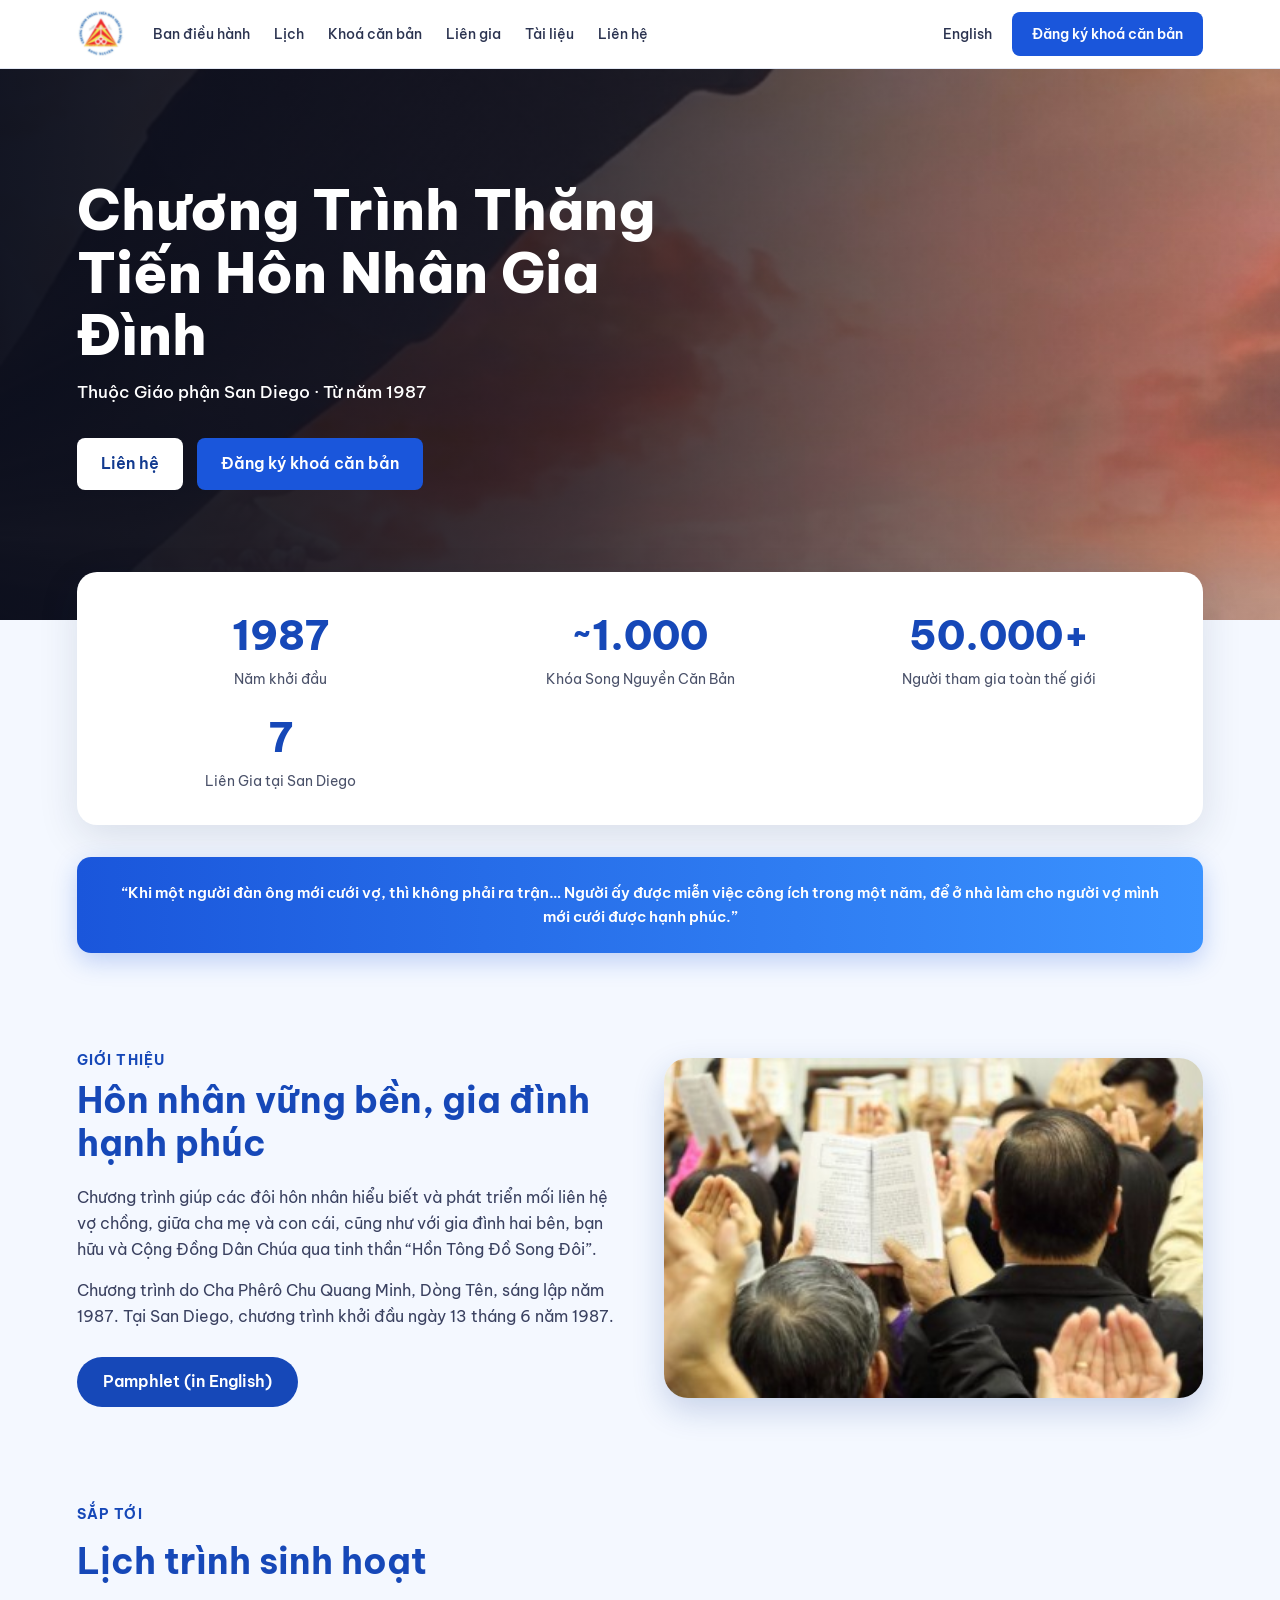
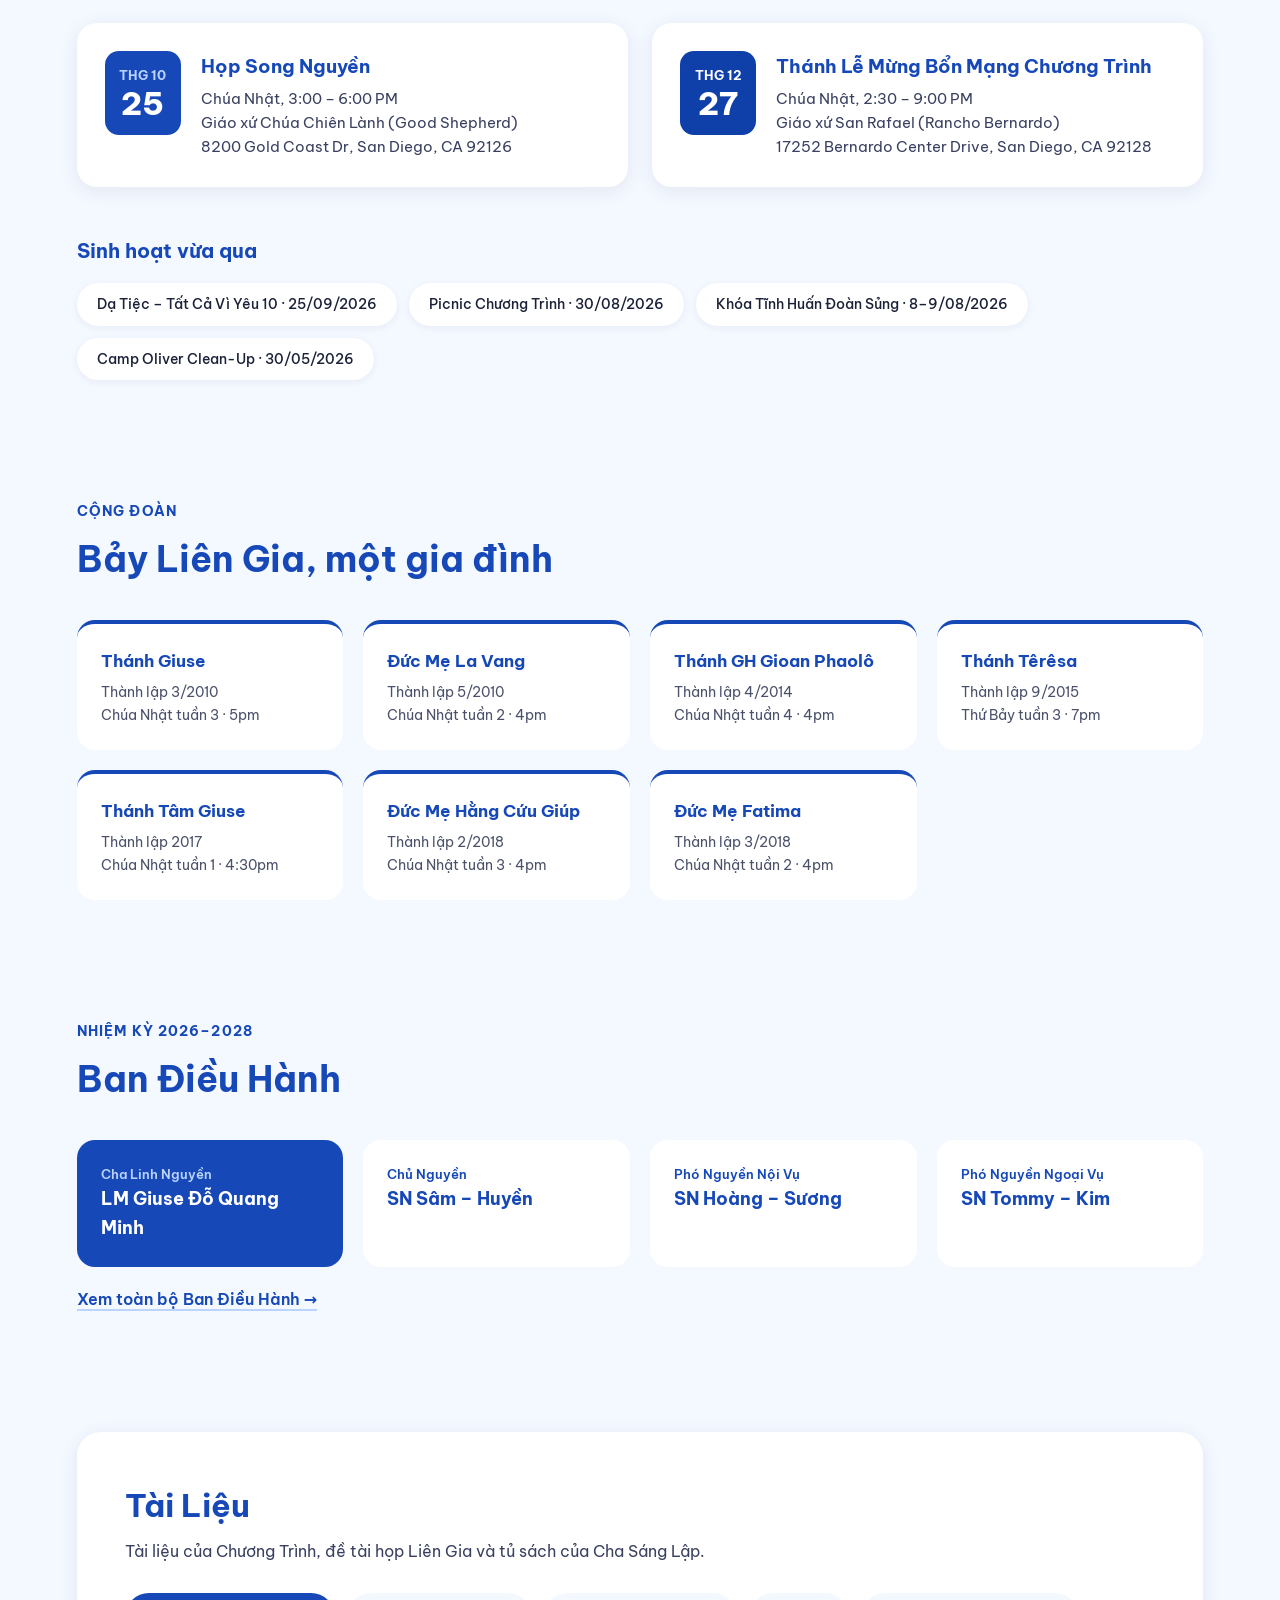
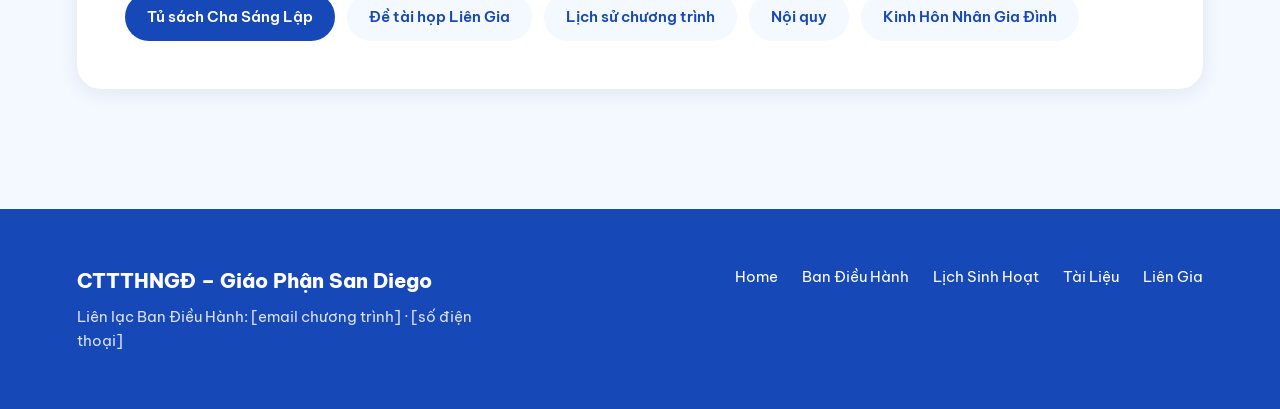
<file: initial folder/Home Page-html/index.html>
<!doctype html>
<html lang="vi">
<head>
<meta charset="utf-8">
<title>CTTTHNGĐ San Diego</title>
<script src="./vendor/react.js"></script>
<script src="./vendor/react-dom.js"></script>
<script src="./support.js"></script>
</head>
<body>
<x-dc>
<helmet>
<link rel="stylesheet" href="https://fonts.googleapis.com/css2?family=Be+Vietnam+Pro:wght@400;500;600;700;800&amp;display=swap">
<style>
body{margin:0}
a{color:inherit;text-decoration:none}
.nav a:hover{color:#BBD3FF}
.card{transition:transform .2s}
.card:hover{transform:translateY(-3px)}
.btn:hover{filter:brightness(1.08)}
.grid{display:grid;gap:24px;grid-template-columns:repeat(auto-fit,minmax(260px,1fr))}
@media (max-width:640px){.nav{display:none !important}.hero h1{font-size:34px !important}}
</style>
</helmet>
<div style="width:100%;font-family:'Be Vietnam Pro',system-ui,sans-serif;color:#1B2238;background:#F4F8FF;line-height:1.6">

<header class="hero" style="background:#fff">
<div style="background:#fff;border-bottom:1px solid #E3E8F4;padding:0 6vw">
<div style="max-width:1200px;margin:0 auto;display:flex;align-items:center;justify-content:space-between;gap:20px;flex-wrap:wrap;padding:10px 0">
<div style="display:flex;align-items:center;gap:28px;flex-wrap:wrap">
<a href="#home"><img src="./assets/0df66238bddbd9205d219dc7d8898040.png" alt="Logo CTTTHN" style="width:48px;height:48px;border-radius:50%;display:block"></a>
<nav class="nav" style="display:flex;gap:24px;font-size:14px;font-weight:500;color:#2B3350"><a href="#bandieuhanh">Ban điều hành</a><a href="#sukien">Lịch</a><a href="#khoacanban">Khoá căn bản</a><a href="#liengia">Liên gia</a><a href="#tailieu">Tài liệu</a><a href="#lienlac">Liên hệ</a></nav>
</div>
<div style="display:flex;align-items:center;gap:20px"><a href="#home" style="font-size:14px;font-weight:500;color:#2B3350">English</a><a class="btn" href="#khoacanban" style="background:#1A56DB;color:#fff;padding:11px 20px;border-radius:8px;font-weight:600;font-size:14px">Đăng ký khoá căn bản</a></div>
</div>
</div>
<div id="home" style="background:linear-gradient(90deg,rgba(8,12,28,.92) 0%,rgba(8,12,28,.7) 45%,rgba(8,12,28,.15) 100%),url(./assets/4645941c906062851f7bc1491c5c5eca.jpg) center/cover;color:#fff;padding:110px 6vw 130px">
<div style="max-width:1200px;margin:0 auto"><div style="max-width:640px">
<h1 style="margin:0 0 12px;font-size:56px;line-height:1.12;font-weight:800">Chương Trình Thăng Tiến Hôn Nhân Gia Đình</h1>
<p style="margin:0 0 32px;font-size:17px;font-weight:500">Thuộc Giáo phận San Diego · Từ năm 1987</p>
<div style="display:flex;gap:14px;flex-wrap:wrap">
<a class="btn" href="#lienlac" style="background:#fff;color:#123A8F;padding:13px 24px;border-radius:8px;font-weight:600">Liên hệ</a>
<a class="btn" href="#khoacanban" style="background:#1A56DB;color:#fff;padding:13px 24px;border-radius:8px;font-weight:600">Đăng ký khoá căn bản</a>
</div></div></div>
</div>
</header>

<section style="max-width:1200px;margin:-48px auto 0;padding:0 6vw">
<div class="grid" style="background:#fff;border-radius:20px;padding:32px;box-shadow:0 12px 40px rgba(27,42,78,.12);gap:16px">
<div style="text-align:center"><div style="font-size:40px;font-weight:800;color:#1648B8">1987</div><div style="font-size:14px;color:#4A5169">Năm khởi đầu</div></div>
<div style="text-align:center"><div style="font-size:40px;font-weight:800;color:#1648B8">~1.000</div><div style="font-size:14px;color:#4A5169">Khóa Song Nguyền Căn Bản</div></div>
<div style="text-align:center"><div style="font-size:40px;font-weight:800;color:#1648B8">50.000+</div><div style="font-size:14px;color:#4A5169">Người tham gia toàn thế giới</div></div>
<div style="text-align:center"><div style="font-size:40px;font-weight:800;color:#1648B8">7</div><div style="font-size:14px;color:#4A5169">Liên Gia tại San Diego</div></div>
</div>
</section>


<section id="khoacanban" style="max-width:1200px;margin:32px auto 0;padding:0 6vw"><div style="background:linear-gradient(90deg,#1A56DB,#3B93FF);color:#fff;border-radius:14px;padding:24px 32px;text-align:center;font-weight:600;font-size:15px;box-shadow:0 8px 24px rgba(26,86,219,.25)">“Khi một người đàn ông mới cưới vợ, thì không phải ra trận… Người ấy được miễn việc công ích trong một năm, để ở nhà làm cho người vợ mình mới cưới được hạnh phúc.”</div></section>
<section id="gioithieu" style="max-width:1200px;margin:0 auto;padding:96px 6vw 24px">
<div class="grid" style="gap:48px;grid-template-columns:repeat(auto-fit,minmax(300px,1fr));align-items:center">
<div>
<p style="margin:0 0 8px;color:#1648B8;font-weight:700;font-size:14px;letter-spacing:.08em;text-transform:uppercase">Giới Thiệu</p>
<h2 style="margin:0 0 20px;font-size:36px;line-height:1.2;color:#1648B8">Hôn nhân vững bền, gia đình hạnh phúc</h2>
<p style="margin:0 0 16px;color:#3A4160">Chương trình giúp các đôi hôn nhân hiểu biết và phát triển mối liên hệ vợ chồng, giữa cha mẹ và con cái, cũng như với gia đình hai bên, bạn hữu và Cộng Đồng Dân Chúa qua tinh thần “Hồn Tông Đồ Song Đôi”.</p>
<p style="margin:0 0 28px;color:#3A4160">Chương trình do Cha Phêrô Chu Quang Minh, Dòng Tên, sáng lập năm 1987. Tại San Diego, chương trình khởi đầu ngày 13 tháng 6 năm 1987.</p>
<a class="btn" href="#tailieu" style="display:inline-block;background:#1648B8;color:#fff;padding:12px 26px;border-radius:999px;font-weight:600">Pamphlet (in English)</a>
</div>
<img src="./assets/344da604086a3da89d4beb468746bb38.jpg" alt="Song Nguyền cầu nguyện" style="width:100%;height:340px;object-fit:cover;border-radius:24px;display:block;box-shadow:0 12px 32px rgba(18,58,143,.2)">
</div>
</section>

<section id="sukien" style="max-width:1200px;margin:0 auto;padding:72px 6vw 24px">
<p style="margin:0 0 8px;color:#1648B8;font-weight:700;font-size:14px;letter-spacing:.08em;text-transform:uppercase">Sắp tới</p>
<h2 style="margin:0 0 32px;font-size:36px;color:#1648B8">Lịch trình sinh hoạt</h2>
<div class="grid" style="grid-template-columns:repeat(auto-fit,minmax(320px,1fr))">
<a href="#hopsongnguyen" class="card" style="display:flex;gap:20px;background:#fff;border-radius:20px;padding:28px;box-shadow:0 4px 20px rgba(27,42,78,.08)">
<div style="flex:none;width:76px;height:84px;border-radius:14px;background:#1648B8;color:#fff;display:flex;flex-direction:column;align-items:center;justify-content:center"><span style="font-size:13px;color:#BBD3FF;font-weight:700">THG 10</span><span style="font-size:32px;font-weight:800;line-height:1.1">25</span></div>
<div><h3 style="margin:0 0 6px;font-size:19px;color:#1648B8">Họp Song Nguyền</h3><p style="margin:0;font-size:15px;color:#3A4160">Chúa Nhật, 3:00 – 6:00 PM<br>Giáo xứ Chúa Chiên Lành (Good Shepherd)<br>8200 Gold Coast Dr, San Diego, CA 92126</p></div>
</a>
<a href="#thanhlebonmang" class="card" style="display:flex;gap:20px;background:#fff;border-radius:20px;padding:28px;box-shadow:0 4px 20px rgba(27,42,78,.08)">
<div style="flex:none;width:76px;height:84px;border-radius:14px;background:#0F3FA8;color:#fff;display:flex;flex-direction:column;align-items:center;justify-content:center"><span style="font-size:13px;font-weight:700">THG 12</span><span style="font-size:32px;font-weight:800;line-height:1.1">27</span></div>
<div><h3 style="margin:0 0 6px;font-size:19px;color:#1648B8">Thánh Lễ Mừng Bổn Mạng Chương Trình</h3><p style="margin:0;font-size:15px;color:#3A4160">Chúa Nhật, 2:30 – 9:00 PM<br>Giáo xứ San Rafael (Rancho Bernardo)<br>17252 Bernardo Center Drive, San Diego, CA 92128</p></div>
</a>
</div>
<h3 style="margin:48px 0 16px;font-size:20px;color:#1648B8">Sinh hoạt vừa qua</h3>
<div style="display:flex;gap:12px;flex-wrap:wrap">
<span style="background:#fff;border-radius:999px;padding:10px 20px;font-size:14px;font-weight:500;box-shadow:0 2px 8px rgba(27,42,78,.06)">Dạ Tiệc – Tất Cả Vì Yêu 10 · 25/09/2026</span>
<span style="background:#fff;border-radius:999px;padding:10px 20px;font-size:14px;font-weight:500;box-shadow:0 2px 8px rgba(27,42,78,.06)">Picnic Chương Trình · 30/08/2026</span>
<span style="background:#fff;border-radius:999px;padding:10px 20px;font-size:14px;font-weight:500;box-shadow:0 2px 8px rgba(27,42,78,.06)">Khóa Tĩnh Huấn Đoàn Sủng · 8–9/08/2026</span>
<span style="background:#fff;border-radius:999px;padding:10px 20px;font-size:14px;font-weight:500;box-shadow:0 2px 8px rgba(27,42,78,.06)">Camp Oliver Clean-Up · 30/05/2026</span>
</div>
</section>

<section id="liengia" style="max-width:1200px;margin:0 auto;padding:96px 6vw 24px">
<p style="margin:0 0 8px;color:#1648B8;font-weight:700;font-size:14px;letter-spacing:.08em;text-transform:uppercase">Cộng đoàn</p>
<h2 style="margin:0 0 32px;font-size:36px;color:#1648B8">Bảy Liên Gia, một gia đình</h2>
<div class="grid" style="grid-template-columns:repeat(auto-fit,minmax(240px,1fr));gap:20px">
<a href="#lgthanhgiuse" class="card" style="background:#fff;border-radius:18px;padding:24px;border-top:4px solid #1648B8"><h3 style="margin:0 0 6px;font-size:17px;color:#1648B8">Thánh Giuse</h3><p style="margin:0;font-size:14px;color:#4A5169">Thành lập 3/2010<br>Chúa Nhật tuần 3 · 5pm</p></a>
<a href="#lgducmelavang" class="card" style="background:#fff;border-radius:18px;padding:24px;border-top:4px solid #1648B8"><h3 style="margin:0 0 6px;font-size:17px;color:#1648B8">Đức Mẹ La Vang</h3><p style="margin:0;font-size:14px;color:#4A5169">Thành lập 5/2010<br>Chúa Nhật tuần 2 · 4pm</p></a>
<a href="#lgthanhghgioanphaolo" class="card" style="background:#fff;border-radius:18px;padding:24px;border-top:4px solid #1648B8"><h3 style="margin:0 0 6px;font-size:17px;color:#1648B8">Thánh GH Gioan Phaolô</h3><p style="margin:0;font-size:14px;color:#4A5169">Thành lập 4/2014<br>Chúa Nhật tuần 4 · 4pm</p></a>
<a href="#lgthanhteresa" class="card" style="background:#fff;border-radius:18px;padding:24px;border-top:4px solid #1648B8"><h3 style="margin:0 0 6px;font-size:17px;color:#1648B8">Thánh Têrêsa</h3><p style="margin:0;font-size:14px;color:#4A5169">Thành lập 9/2015<br>Thứ Bảy tuần 3 · 7pm</p></a>
<a href="#lgthanhtamgiuse" class="card" style="background:#fff;border-radius:18px;padding:24px;border-top:4px solid #1648B8"><h3 style="margin:0 0 6px;font-size:17px;color:#1648B8">Thánh Tâm Giuse</h3><p style="margin:0;font-size:14px;color:#4A5169">Thành lập 2017<br>Chúa Nhật tuần 1 · 4:30pm</p></a>
<a href="#lgducmehangcuugiup" class="card" style="background:#fff;border-radius:18px;padding:24px;border-top:4px solid #1648B8"><h3 style="margin:0 0 6px;font-size:17px;color:#1648B8">Đức Mẹ Hằng Cứu Giúp</h3><p style="margin:0;font-size:14px;color:#4A5169">Thành lập 2/2018<br>Chúa Nhật tuần 3 · 4pm</p></a>
<a href="#lgducmefatima" class="card" style="background:#fff;border-radius:18px;padding:24px;border-top:4px solid #1648B8"><h3 style="margin:0 0 6px;font-size:17px;color:#1648B8">Đức Mẹ Fatima</h3><p style="margin:0;font-size:14px;color:#4A5169">Thành lập 3/2018<br>Chúa Nhật tuần 2 · 4pm</p></a>
</div>
</section>

<section id="bandieuhanh" style="max-width:1200px;margin:0 auto;padding:96px 6vw 24px">
<p style="margin:0 0 8px;color:#1648B8;font-weight:700;font-size:14px;letter-spacing:.08em;text-transform:uppercase">Nhiệm kỳ 2026–2028</p>
<h2 style="margin:0 0 32px;font-size:36px;color:#1648B8">Ban Điều Hành</h2>
<div class="grid" style="grid-template-columns:repeat(auto-fit,minmax(220px,1fr));gap:20px">
<div style="background:#1648B8;color:#fff;border-radius:18px;padding:24px"><div style="font-size:13px;color:#BBD3FF;font-weight:600">Cha Linh Nguyền</div><div style="font-size:18px;font-weight:700">LM Giuse Đỗ Quang Minh</div></div>
<div style="background:#fff;border-radius:18px;padding:24px"><div style="font-size:13px;color:#1648B8;font-weight:600">Chủ Nguyền</div><div style="font-size:18px;font-weight:700;color:#1648B8">SN Sâm – Huyền</div></div>
<div style="background:#fff;border-radius:18px;padding:24px"><div style="font-size:13px;color:#1648B8;font-weight:600">Phó Nguyền Nội Vụ</div><div style="font-size:18px;font-weight:700;color:#1648B8">SN Hoàng – Sương</div></div>
<div style="background:#fff;border-radius:18px;padding:24px"><div style="font-size:13px;color:#1648B8;font-weight:600">Phó Nguyền Ngoại Vụ</div><div style="font-size:18px;font-weight:700;color:#1648B8">SN Tommy – Kim</div></div>
</div>
<p style="margin:20px 0 0"><a href="#bandieuhanh" style="color:#1648B8;font-weight:600;border-bottom:2px solid #BBD3FF">Xem toàn bộ Ban Điều Hành →</a></p>
</section>

<section id="tailieu" style="max-width:1200px;margin:0 auto;padding:96px 6vw 24px">
<div style="background:#fff;border-radius:24px;padding:48px;box-shadow:0 4px 20px rgba(27,42,78,.08)">
<h2 style="margin:0 0 8px;font-size:32px;color:#1648B8">Tài Liệu</h2>
<p style="margin:0 0 28px;color:#3A4160">Tài liệu của Chương Trình, đề tài họp Liên Gia và tủ sách của Cha Sáng Lập.</p>
<div style="display:flex;gap:12px;flex-wrap:wrap">
<a class="btn" href="#tailieu" style="background:#1648B8;color:#fff;padding:12px 22px;border-radius:999px;font-weight:600;font-size:15px">Tủ sách Cha Sáng Lập</a>
<a class="btn" href="#tailieu" style="background:#F4F8FF;color:#1648B8;padding:12px 22px;border-radius:999px;font-weight:600;font-size:15px">Đề tài họp Liên Gia</a>
<a class="btn" href="#tailieu" style="background:#F4F8FF;color:#1648B8;padding:12px 22px;border-radius:999px;font-weight:600;font-size:15px">Lịch sử chương trình</a>
<a class="btn" href="#tailieu" style="background:#F4F8FF;color:#1648B8;padding:12px 22px;border-radius:999px;font-weight:600;font-size:15px">Nội quy</a>
<a class="btn" href="#tailieu" style="background:#F4F8FF;color:#1648B8;padding:12px 22px;border-radius:999px;font-weight:600;font-size:15px">Kinh Hôn Nhân Gia Đình</a>
</div>
</div>
</section>

<footer id="lienlac" style="margin-top:96px;background:#1648B8;color:#fff;padding:56px 6vw">
<div style="max-width:1200px;margin:0 auto;display:flex;gap:32px;justify-content:space-between;flex-wrap:wrap">
<div style="max-width:420px"><div style="font-weight:800;font-size:20px;margin-bottom:8px">CTTTHNGĐ – Giáo Phận San Diego</div><p style="margin:0;opacity:.85;font-size:15px">Liên lạc Ban Điều Hành: [email chương trình] · [số điện thoại]</p></div>
<nav style="display:flex;gap:24px;font-size:15px;flex-wrap:wrap;align-items:flex-start"><a href="#home">Home</a><a href="#bandieuhanh">Ban Điều Hành</a><a href="#sukien">Lịch Sinh Hoạt</a><a href="#tailieu">Tài Liệu</a><a href="#liengia">Liên Gia</a></nav>
</div>
</footer>

</div>
</x-dc>
<script type="text/x-dc" data-dc-script data-props='{"$preview":{"width":1360,"height":2700}}'>
class Component extends DCLogic {
renderVals() { return {}; }
}
</script>
</body>
</html>
</file>
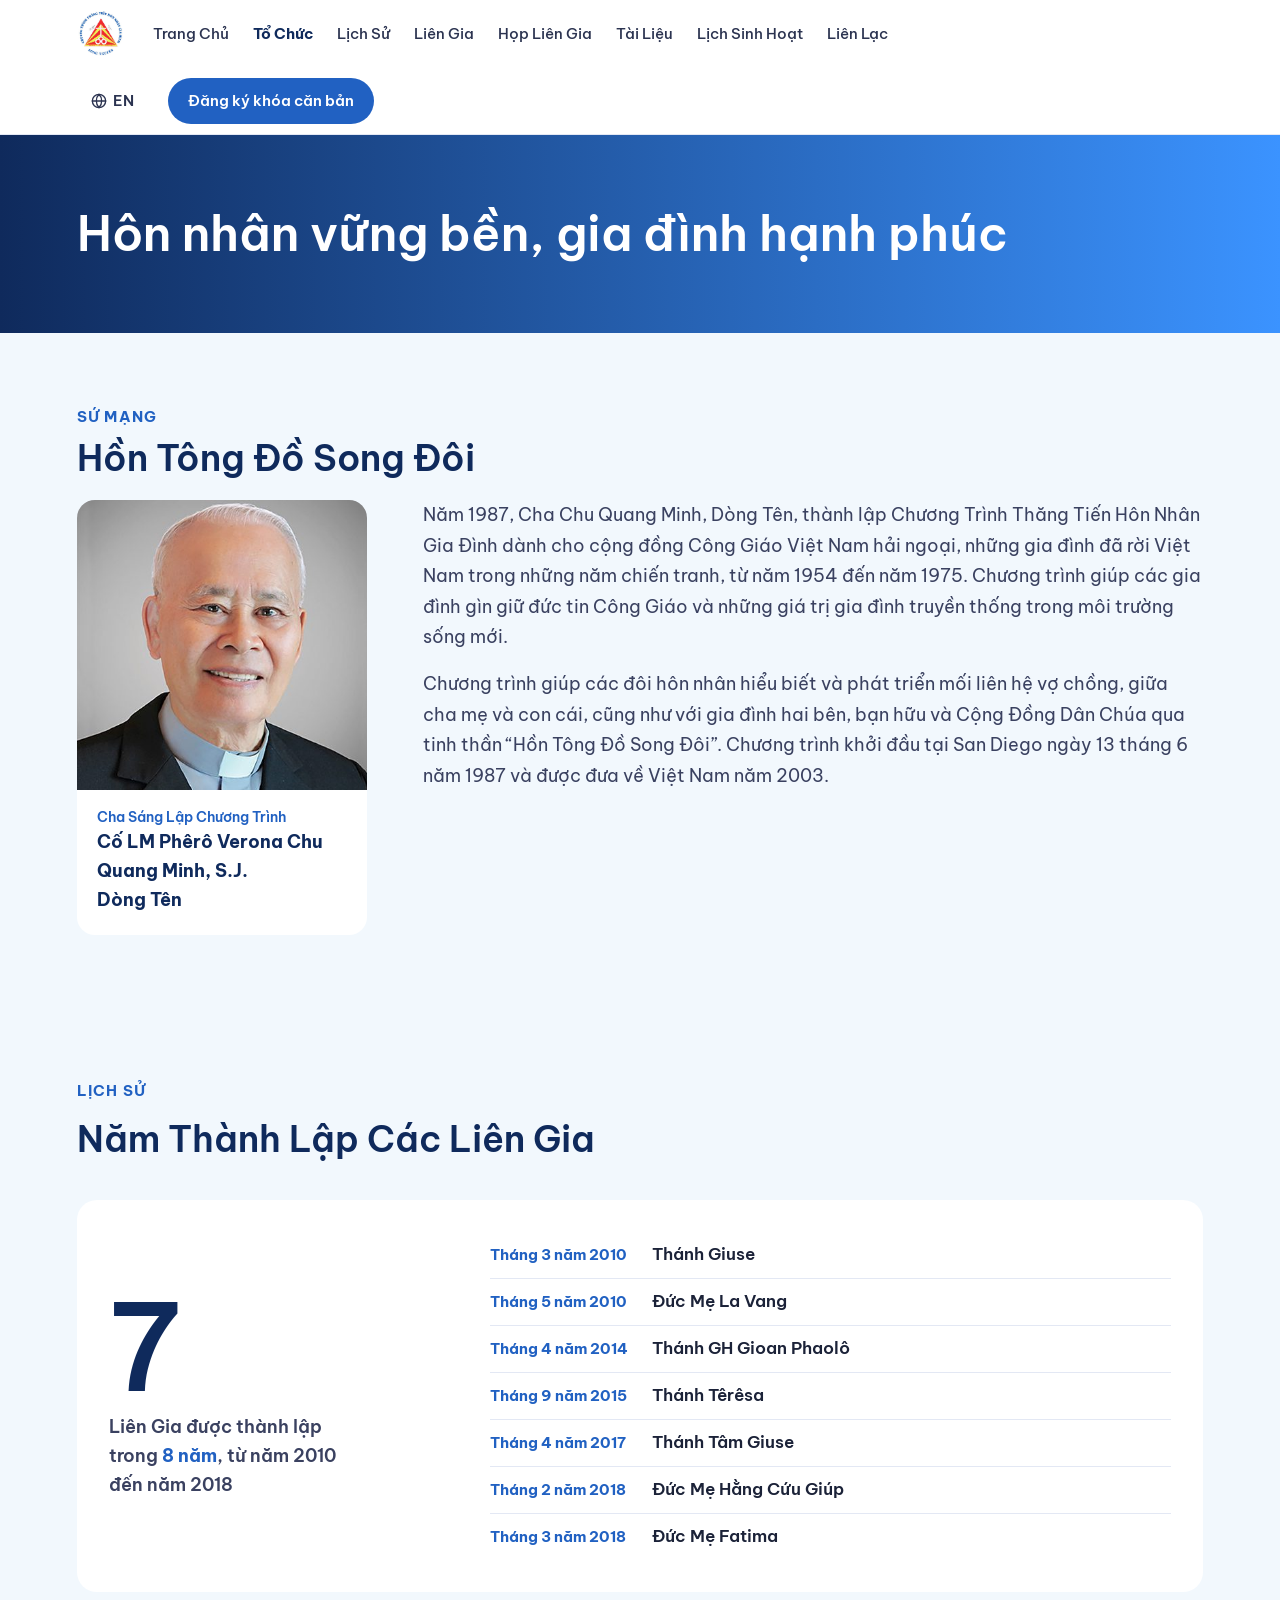
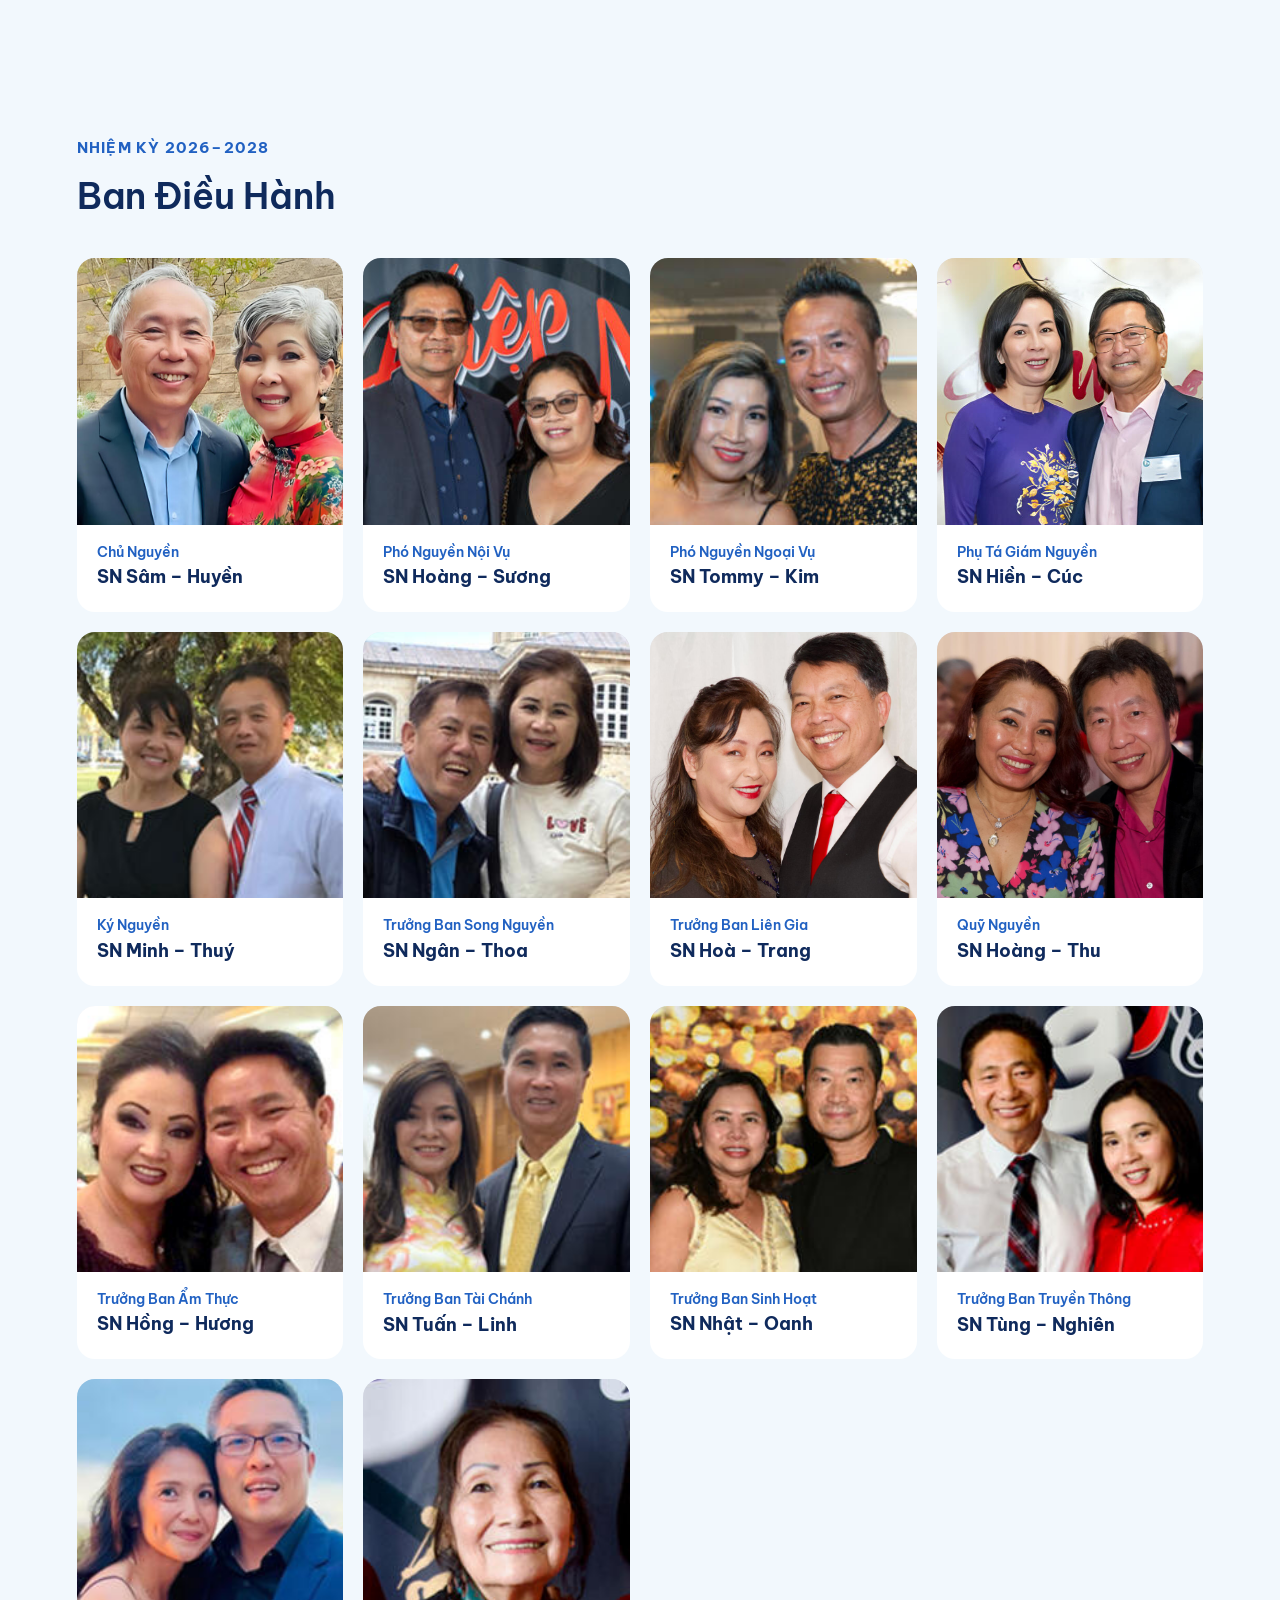
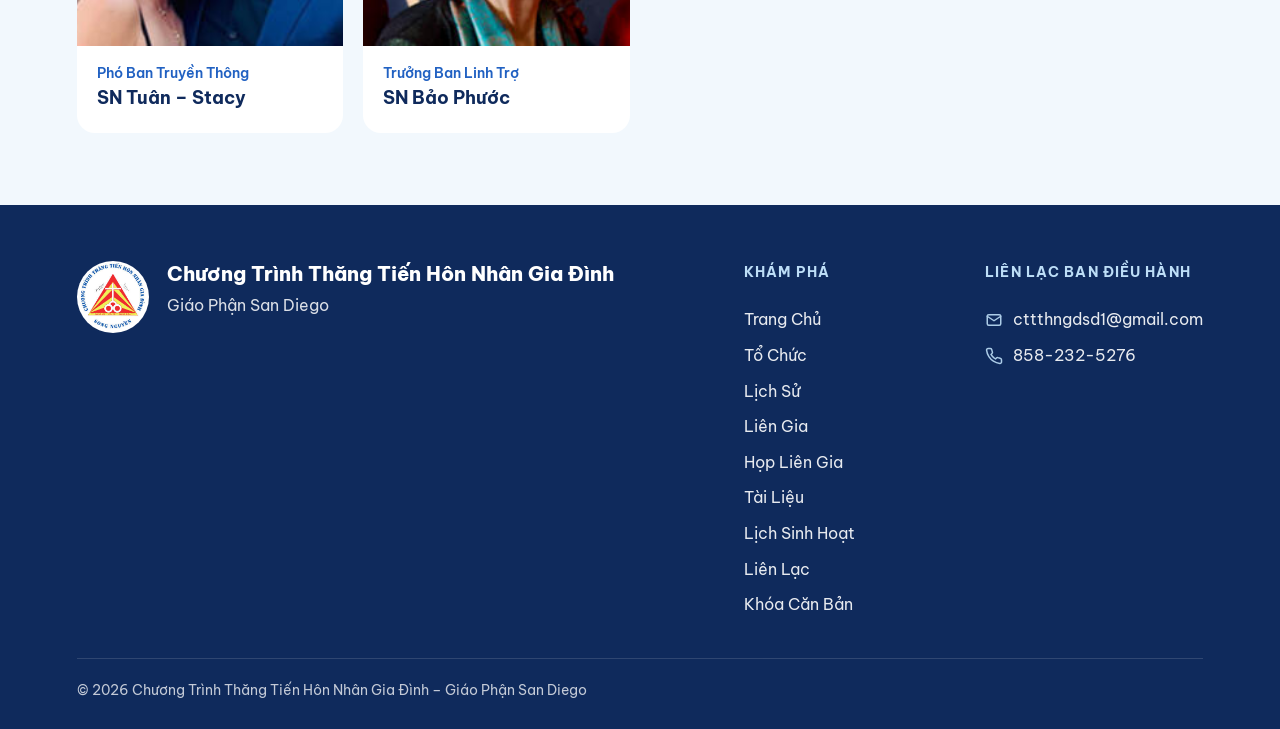
<file: about.html>
<!doctype html>
<html lang="vi">
<head>
<meta charset="utf-8">
<meta name="viewport" content="width=device-width,initial-scale=1">
<title>Tổ Chức · CTTTHNGĐ San Diego</title>
<meta name="description" content="Sứ mạng, lịch sử và Ban Điều Hành của Chương Trình Thăng Tiến Hôn Nhân Gia Đình tại Giáo Phận San Diego.">
<meta property="og:type" content="website">
<meta property="og:site_name" content="CTTTHNGĐ San Diego">
<meta property="og:locale" content="vi_VN">
<meta property="og:title" content="Tổ Chức · CTTTHNGĐ San Diego">
<meta property="og:description" content="Sứ mạng, lịch sử và Ban Điều Hành của Chương Trình Thăng Tiến Hôn Nhân Gia Đình tại Giáo Phận San Diego.">
<meta property="og:url" content="https://khoacanbansd.org/about.html">
<meta property="og:image" content="https://khoacanbansd.org/assets/og-image.jpg">
<meta property="og:image:width" content="1200">
<meta property="og:image:height" content="630">
<meta property="og:image:alt" content="Chương Trình Thăng Tiến Hôn Nhân Gia Đình – Giáo Phận San Diego">
<meta name="twitter:card" content="summary_large_image">
<link rel="stylesheet" href="./tokens.css">
<link rel="icon" type="image/png" href="./assets/logo.png">
<script src="./vendor/react.js"></script>
<script src="./vendor/react-dom.js"></script>
<script src="./support.js"></script>
<script src="./lang-toggle.js"></script>
<script src="./nav-toggle.js"></script>
<script src="./email-copy.js"></script>
</head>
<body>
<x-dc>
<helmet>
<link rel="stylesheet" href="https://fonts.googleapis.com/css2?family=Be+Vietnam+Pro:wght@400;500;600;700;800&amp;family=Lora:ital,wght@1,500&amp;display=swap">
<style>
body{margin:0}
a{color:inherit;text-decoration:none}
.nav a:hover{color:var(--blue-bright)}
.btn:hover{filter:brightness(1.08)}
.lang{display:inline-flex;align-items:center;gap:6px;padding:8px 14px;border:0;border-radius:999px;background:transparent;color:var(--text-nav);font:inherit;font-size:15px;font-weight:600;cursor:pointer;transition:background .15s}
.lang:hover{background:var(--line)}
.lang:focus-visible{outline:2px solid var(--blue-bright);outline-offset:2px}
.lang-en,[data-lang="en"] .lang-vi{display:none}
[data-lang="en"] .lang-en{display:inline}
.nav-lang{display:none}
.nav-toggle{display:none;align-items:center;justify-content:center;width:40px;height:40px;padding:0;border:0;border-radius:10px;background:transparent;color:var(--text-nav);cursor:pointer}
.nav-toggle:focus-visible{outline:2px solid var(--blue-bright);outline-offset:2px}
.grid{display:grid;gap:24px;grid-template-columns:repeat(auto-fit,minmax(260px,1fr))}
.bdh{--bdh-placeholder:url("data:image/svg+xml,%3Csvg xmlns='http://www.w3.org/2000/svg' viewBox='0 0 64 40' fill='%239AA8C4'%3E%3Ccircle cx='22' cy='12' r='8'/%3E%3Ccircle cx='42' cy='12' r='8'/%3E%3Cpath d='M8 38c0-9 6-14 14-14 4 0 7 1 10 4 3-3 6-4 10-4 8 0 14 5 14 14z'/%3E%3C/svg%3E");background:#fff;border-radius:18px;overflow:hidden}
.bdh-photo{aspect-ratio:1/1;background-color:var(--line);background-repeat:no-repeat;background-position:center 25%,center;background-size:cover,72px}
.bdh-text{padding:16px 20px 20px}
.bdh-role{font-size:14px;color:var(--blue-bright);font-weight:600}
.bdh-name{font-size:18px;font-weight:700;color:var(--blue)}
.mission{display:grid;grid-template-columns:290px minmax(0,1fr);gap:56px;align-items:start}
.stat{display:grid;grid-template-columns:minmax(200px,.8fr) minmax(0,1.6fr);gap:40px;align-items:center}
.stat-big{font-size:120px;font-weight:600;line-height:.9;color:var(--blue)}
.stat-cap{margin:12px 0 0;max-width:22ch;font-size:18px;font-weight:600;color:var(--text-body)}
.stat-cap b{color:var(--blue-bright)}
.stat-cap span{white-space:nowrap}
.dlist{list-style:none;margin:0;padding:0}
.dlist li{display:flex;align-items:baseline;gap:12px;padding:11px 0;border-top:1px solid var(--line)}
.dlist li:first-child{border-top:0}
.dlist-when{flex:none;width:150px;font-size:15px;font-weight:700;color:var(--blue-bright)}
.dlist-name{font-size:17px;font-weight:600;line-height:1.4;color:var(--text)}
@media (max-width:1180px){.navbar{gap:0 8px !important}.brandnav{display:contents !important}.navactions{gap:4px !important}.navactions>.lang{display:none}.navactions .btn{padding:9px 14px !important;font-size:14px !important}.nav-toggle{display:inline-flex}.nav{display:none !important;order:3;width:100%;flex-direction:column;gap:0 !important;margin-top:10px;border-top:1px solid var(--line);padding-top:4px;font-size:17px !important}[data-nav="open"] .nav{display:flex !important}.nav a{padding:12px 0}.nav-lang{display:inline-flex;align-self:flex-start;padding:12px 0;font-size:17px}.nav-lang:hover{background:transparent}[data-nav="open"] .nav-toggle .bars,.nav-toggle .close{display:none}[data-nav="open"] .nav-toggle .close{display:block}}
@media (max-width:760px){.mission{grid-template-columns:1fr;gap:32px}.stat{grid-template-columns:1fr;gap:24px}.stat-big{font-size:88px}.dlist-when{width:130px;font-size:14px}.dlist-name{font-size:16px}}
@media (max-width:640px){.hero h1{font-size:34px !important}#bandieuhanh .grid{grid-template-columns:repeat(2,minmax(0,1fr)) !important;gap:12px !important}.bdh-text{padding:12px 12px 14px}.bdh-role{font-size:13px}.bdh-name{font-size:16px}}
</style>
</helmet>
<div style="width:100%;font-family:var(--font-body);font-size:18px;color:var(--text);background:var(--page);line-height:1.6">

<header class="site-header" style="background:#fff;border-bottom:1px solid var(--line);padding:0 6vw">
<div class="navbar" style="max-width:1200px;margin:0 auto;display:flex;align-items:center;justify-content:space-between;gap:20px;flex-wrap:wrap;padding:10px 0">
<div class="brandnav" style="display:flex;align-items:center;gap:28px;flex-wrap:wrap">
<a href="index.html"><img src="./assets/logo.png" alt="Logo CTTTHNGĐ" style="width:48px;height:48px;border-radius:50%;display:block"></a>
<nav class="nav" style="display:flex;gap:24px;font-size:15px;font-weight:500;color:var(--text-nav)"><a href="index.html">Trang Chủ</a><a href="about.html" style="color:var(--blue);font-weight:700">Tổ Chức</a><a href="lichsu.html">Lịch Sử</a><a href="liengia.html">Liên Gia</a><a href="detaihopliengia.html">Họp Liên Gia</a><a href="tailieu.html">Tài Liệu</a><a href="lichsinhhoat.html">Lịch Sinh Hoạt</a><a href="lienlac.html">Liên Lạc</a><button class="lang nav-lang" type="button" aria-label="Đổi ngôn ngữ / Change language"><svg width="16" height="16" viewBox="0 0 24 24" fill="none" stroke="currentColor" stroke-width="2" stroke-linecap="round" stroke-linejoin="round" aria-hidden="true"><circle cx="12" cy="12" r="10"/><path d="M2 12h20M12 2c3 3 4 6.5 4 10s-1 7-4 10c-3-3-4-6.5-4-10s1-7 4-10z"/></svg><span class="lang-vi">EN</span><span class="lang-en">VI</span></button></nav>
</div>
<div class="navactions" style="display:flex;align-items:center;gap:20px"><button class="lang" type="button" aria-label="Đổi ngôn ngữ / Change language"><svg width="16" height="16" viewBox="0 0 24 24" fill="none" stroke="currentColor" stroke-width="2" stroke-linecap="round" stroke-linejoin="round" aria-hidden="true"><circle cx="12" cy="12" r="10"/><path d="M2 12h20M12 2c3 3 4 6.5 4 10s-1 7-4 10c-3-3-4-6.5-4-10s1-7 4-10z"/></svg><span class="lang-vi">EN</span><span class="lang-en">VI</span></button><a class="btn" href="khoacanban.html" style="background:var(--blue-bright);color:#fff;padding:11px 20px;border-radius:999px;font-weight:600;font-size:15px">Đăng ký khóa căn bản</a><button class="nav-toggle" type="button" aria-label="Menu" aria-expanded="false"><svg width="24" height="24" viewBox="0 0 24 24" fill="none" stroke="currentColor" stroke-width="2" stroke-linecap="round" aria-hidden="true"><path class="bars" d="M4 7h16M4 12h16M4 17h16"/><path class="close" d="M6 6l12 12M18 6L6 18"/></svg></button></div>
</div>
</header>
<div class="hero">
<div id="home" style="background:linear-gradient(90deg,var(--blue),var(--blue-light));color:#fff;padding:72px 6vw">
<div style="max-width:1200px;margin:0 auto">
<h1 style="margin:0;font-size:48px;line-height:1.12;font-weight:600">Hôn nhân vững bền, gia đình hạnh phúc</h1>
</div>
</div>
</div>

<section class="section" id="sumang" style="max-width:1200px;margin:0 auto">
<p style="margin:0 0 8px;color:var(--blue-bright);font-weight:700;font-size:15px;letter-spacing:.08em;text-transform:uppercase">Sứ mạng</p>
<h2 style="margin:0 0 20px;font-size:36px;line-height:1.2">Hồn Tông Đồ Song Đôi</h2>
<div class="mission">
<div class="bdh founder"><div class="bdh-photo" role="img" aria-label="Ảnh Cha Chu Quang Minh, Dòng Tên" style="background-image:url(./assets/cha-sang-lap.jpg),var(--bdh-placeholder)"></div>
  <div class="bdh-text"><div class="bdh-role">Cha Sáng Lập Chương Trình</div>
    <div class="bdh-name">Cố LM Phêrô Verona Chu Quang Minh, S.J.<br>Dòng Tên</div></div></div>
<div style="display:grid;gap:16px;color:var(--text-body);font-size:18px;line-height:1.7">
<p style="margin:0">Năm 1987, Cha Chu Quang Minh, Dòng Tên, thành lập Chương Trình Thăng Tiến Hôn Nhân Gia Đình dành cho cộng đồng Công Giáo Việt Nam hải ngoại, những gia đình đã rời Việt Nam trong những năm chiến tranh, từ năm 1954 đến năm 1975. Chương trình giúp các gia đình gìn giữ đức tin Công Giáo và những giá trị gia đình truyền thống trong môi trường sống mới.</p>
<p style="margin:0">Chương trình giúp các đôi hôn nhân hiểu biết và phát triển mối liên hệ vợ chồng, giữa cha mẹ và con cái, cũng như với gia đình hai bên, bạn hữu và Cộng Đồng Dân Chúa qua tinh thần “Hồn Tông Đồ Song Đôi”. Chương trình khởi đầu tại San Diego ngày 13 tháng 6 năm 1987 và được đưa về Việt Nam năm 2003.</p>
</div>
</div>
</section>

<section class="section" id="lichsu" style="max-width:1200px;margin:0 auto">
<p style="margin:0 0 8px;color:var(--blue-bright);font-weight:700;font-size:15px;letter-spacing:.08em;text-transform:uppercase">Lịch sử</p>
<h2 style="margin:0 0 32px;font-size:36px">Năm Thành Lập Các Liên Gia</h2>
<div style="background:#fff;border-radius:20px;padding:32px">
<div class="stat">
<div><div class="stat-big">7</div><p class="stat-cap">Liên Gia được thành lập trong <b>8 năm</b>, từ <span>năm 2010</span> đến <span>năm 2018</span></p></div>
<ol class="dlist">
<li><span class="dlist-when">Tháng 3 năm 2010</span><span class="dlist-name">Thánh Giuse</span></li>
<li><span class="dlist-when">Tháng 5 năm 2010</span><span class="dlist-name">Đức Mẹ La Vang</span></li>
<li><span class="dlist-when">Tháng 4 năm 2014</span><span class="dlist-name">Thánh GH Gioan Phaolô</span></li>
<li><span class="dlist-when">Tháng 9 năm 2015</span><span class="dlist-name">Thánh Têrêsa</span></li>
<li><span class="dlist-when">Tháng 4 năm 2017</span><span class="dlist-name">Thánh Tâm Giuse</span></li>
<li><span class="dlist-when">Tháng 2 năm 2018</span><span class="dlist-name">Đức Mẹ Hằng Cứu Giúp</span></li>
<li><span class="dlist-when">Tháng 3 năm 2018</span><span class="dlist-name">Đức Mẹ Fatima</span></li>
</ol>
</div>
</div>
</section>

<section class="section" id="bandieuhanh" style="max-width:1200px;margin:0 auto">
<p style="margin:0 0 8px;color:var(--blue-bright);font-weight:700;font-size:15px;letter-spacing:.08em;text-transform:uppercase">Nhiệm kỳ 2026–2028</p>
<h2 style="margin:0 0 32px;font-size:36px">Ban Điều Hành</h2>
<div class="grid" style="grid-template-columns:repeat(auto-fit,minmax(220px,1fr));gap:20px">
<div class="bdh"><div class="bdh-photo" role="img" aria-label="Ảnh SN Sâm – Huyền" style="background-image:url(./assets/bandieuhanh/sam-huyen.jpg),var(--bdh-placeholder)"></div><div class="bdh-text"><div class="bdh-role">Chủ Nguyền</div><div class="bdh-name">SN Sâm – Huyền</div></div></div>
<div class="bdh"><div class="bdh-photo" role="img" aria-label="Ảnh SN Hoàng – Sương" style="background-image:url(./assets/bandieuhanh/hoang-suong.jpg),var(--bdh-placeholder)"></div><div class="bdh-text"><div class="bdh-role">Phó Nguyền Nội Vụ</div><div class="bdh-name">SN Hoàng – Sương</div></div></div>
<div class="bdh"><div class="bdh-photo" role="img" aria-label="Ảnh SN Tommy – Kim" style="background-image:url(./assets/bandieuhanh/tommy-kim.jpg),var(--bdh-placeholder)"></div><div class="bdh-text"><div class="bdh-role">Phó Nguyền Ngoại Vụ</div><div class="bdh-name">SN Tommy – Kim</div></div></div>
<div class="bdh"><div class="bdh-photo" role="img" aria-label="Ảnh SN Hiền – Cúc" style="background-image:url(./assets/bandieuhanh/hien-cuc.jpg),var(--bdh-placeholder)"></div><div class="bdh-text"><div class="bdh-role">Phụ Tá Giám Nguyền</div><div class="bdh-name">SN Hiền – Cúc</div></div></div>
<div class="bdh"><div class="bdh-photo" role="img" aria-label="Ảnh SN Minh – Thuý" style="background-image:url(./assets/bandieuhanh/minh-thuy.jpg),var(--bdh-placeholder)"></div><div class="bdh-text"><div class="bdh-role">Ký Nguyền</div><div class="bdh-name">SN Minh – Thuý</div></div></div>
<div class="bdh"><div class="bdh-photo" role="img" aria-label="Ảnh SN Ngân – Thoa" style="background-image:url(./assets/bandieuhanh/ngan-thoa.jpg),var(--bdh-placeholder)"></div><div class="bdh-text"><div class="bdh-role">Trưởng Ban Song Nguyền</div><div class="bdh-name">SN Ngân – Thoa</div></div></div>
<div class="bdh"><div class="bdh-photo" role="img" aria-label="Ảnh SN Hoà – Trang" style="background-image:url(./assets/bandieuhanh/hoa-trang.jpg),var(--bdh-placeholder)"></div><div class="bdh-text"><div class="bdh-role">Trưởng Ban Liên Gia</div><div class="bdh-name">SN Hoà – Trang</div></div></div>
<div class="bdh"><div class="bdh-photo" role="img" aria-label="Ảnh SN Hoàng – Thu" style="background-image:url(./assets/bandieuhanh/hoang-thu.jpg),var(--bdh-placeholder)"></div><div class="bdh-text"><div class="bdh-role">Quỹ Nguyền</div><div class="bdh-name">SN Hoàng – Thu</div></div></div>
<div class="bdh"><div class="bdh-photo" role="img" aria-label="Ảnh SN Hồng – Hương" style="background-image:url(./assets/bandieuhanh/hong-huong.jpg),var(--bdh-placeholder)"></div><div class="bdh-text"><div class="bdh-role">Trưởng Ban Ẩm Thực</div><div class="bdh-name">SN Hồng – Hương</div></div></div>
<div class="bdh"><div class="bdh-photo" role="img" aria-label="Ảnh SN Tuấn – Linh" style="background-image:url(./assets/bandieuhanh/tuan-linh.jpg),var(--bdh-placeholder)"></div><div class="bdh-text"><div class="bdh-role">Trưởng Ban Tài Chánh</div><div class="bdh-name">SN Tuấn – Linh</div></div></div>
<div class="bdh"><div class="bdh-photo" role="img" aria-label="Ảnh SN Nhật – Oanh" style="background-image:url(./assets/bandieuhanh/nhat-oanh.jpg),var(--bdh-placeholder)"></div><div class="bdh-text"><div class="bdh-role">Trưởng Ban Sinh Hoạt</div><div class="bdh-name">SN Nhật – Oanh</div></div></div>
<div class="bdh"><div class="bdh-photo" role="img" aria-label="Ảnh SN Tùng – Nghiên" style="background-image:url(./assets/bandieuhanh/tung-nghien.jpg),var(--bdh-placeholder)"></div><div class="bdh-text"><div class="bdh-role">Trưởng Ban Truyền Thông</div><div class="bdh-name">SN Tùng – Nghiên</div></div></div>
<div class="bdh"><div class="bdh-photo" role="img" aria-label="Ảnh SN Tuân – Stacy" style="background-image:url(./assets/bandieuhanh/tuan-stacy.jpg),var(--bdh-placeholder)"></div><div class="bdh-text"><div class="bdh-role">Phó Ban Truyền Thông</div><div class="bdh-name">SN Tuân – Stacy</div></div></div>
<div class="bdh"><div class="bdh-photo" role="img" aria-label="Ảnh SN Bảo Phước" style="background-image:url(./assets/bandieuhanh/bao-phuoc.jpg),var(--bdh-placeholder)"></div><div class="bdh-text"><div class="bdh-role">Trưởng Ban Linh Trợ</div><div class="bdh-name">SN Bảo Phước</div></div></div>
</div>
</section>

<footer id="lienlac" class="footer">
<div class="footer-inner">
<div class="footer-brand">
<a href="index.html"><img src="./assets/logo.png" alt="Logo CTTTHNGĐ"></a>
<div><div class="footer-name">Chương Trình Thăng Tiến Hôn Nhân Gia Đình</div><div class="footer-sub">Giáo Phận San Diego</div></div>
</div>
<nav class="footer-col" aria-label="Liên kết cuối trang"><div class="footer-h">Khám Phá</div><a href="index.html">Trang Chủ</a><a href="about.html">Tổ Chức</a><a href="lichsu.html">Lịch Sử</a><a href="liengia.html">Liên Gia</a><a href="detaihopliengia.html">Họp Liên Gia</a><a href="tailieu.html">Tài Liệu</a><a href="lichsinhhoat.html">Lịch Sinh Hoạt</a><a href="lienlac.html">Liên Lạc</a><a href="khoacanban.html">Khóa Căn Bản</a></nav>
<div class="footer-col"><div class="footer-h">Liên Lạc Ban Điều Hành</div><a class="footer-contact" href="mailto:cttthngdsd1@gmail.com"><svg viewBox="0 0 24 24" aria-hidden="true"><rect x="3" y="5" width="18" height="14" rx="2"/><path d="M3 7l9 6 9-6"/></svg>cttthngdsd1@gmail.com</a><a class="footer-contact" href="tel:+18582325276"><svg viewBox="0 0 24 24" aria-hidden="true"><path d="M22 16.9v3a2 2 0 0 1-2.2 2 19.8 19.8 0 0 1-8.6-3.1 19.5 19.5 0 0 1-6-6A19.8 19.8 0 0 1 2.1 4.2 2 2 0 0 1 4.1 2h3a2 2 0 0 1 2 1.7c.1 1 .4 1.9.7 2.8a2 2 0 0 1-.5 2.1L8 9.9a16 16 0 0 0 6 6l1.3-1.3a2 2 0 0 1 2.1-.4c.9.3 1.8.6 2.8.7a2 2 0 0 1 1.7 2z"/></svg>858-232-5276</a></div>
</div>
<div class="footer-bottom">© 2026 Chương Trình Thăng Tiến Hôn Nhân Gia Đình – Giáo Phận San Diego</div>
</footer>

</div>
</x-dc>
<script type="text/x-dc" data-dc-script data-props='{"$preview":{"width":1360,"height":1800}}'>
class Component extends DCLogic {
renderVals() { return {}; }
}
</script>
<script>
addEventListener('load',function(){
var id=location.hash.slice(1),tries=0;
if(!id)return;
var t=setInterval(function(){
var el=document.getElementById(id);
if(el||++tries>40)clearInterval(t);
if(el)el.scrollIntoView();
},50);
});
</script>
</body>
</html>
</file>
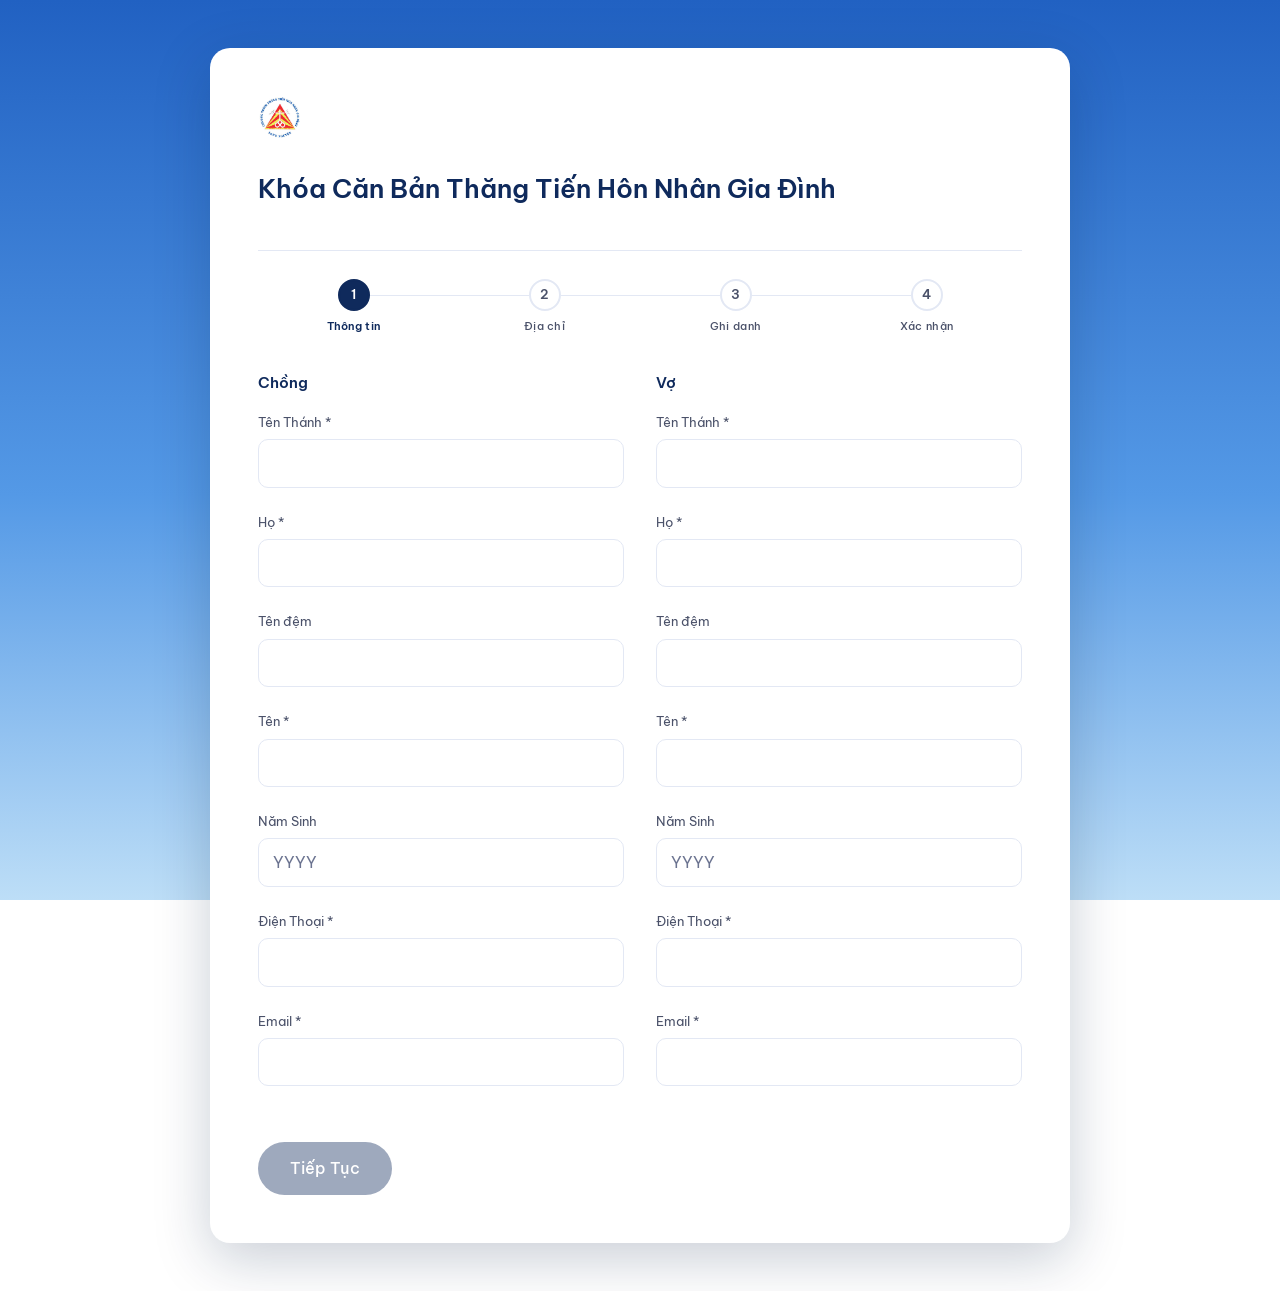
<file: dangky.html>
<!DOCTYPE html>
<html lang="vi">
<head>
<meta charset="UTF-8">
<meta name="viewport" content="width=device-width, initial-scale=1">
<title>Đơn Ghi Danh – Khóa Căn Bản Thăng Tiến Hôn Nhân Gia Đình</title>
<link rel="stylesheet" href="./tokens.css">
<link rel="stylesheet" href="https://fonts.googleapis.com/css2?family=Be+Vietnam+Pro:wght@400;500;600&amp;display=swap">
<link rel="stylesheet" href="https://fonts.googleapis.com/icon?family=Material+Icons">
<style>
  * { box-sizing:border-box; }
  .material-icons { font-size:1em; vertical-align:middle; margin-right:4px; }
  body { margin:0; background:linear-gradient(180deg,#2161C2 0%,#5499E6 55%,#BDDEF7 100%) fixed; font-family:var(--font-body); color:var(--text); font-size:16px; line-height:1.65; padding:48px 16px; min-height:100vh; }
  .kcb { max-width:860px; margin:0 auto; padding:48px; background:#fff; border-radius:20px; box-shadow:0 16px 56px rgba(10,30,70,.22); }
  .kcb-logo { display:block; height:44px; width:auto; margin:0 0 32px 0; }
  .kcb header { padding-bottom:28px; margin-bottom:28px; border-bottom:1px solid var(--line); }
  .kcb .form-label { margin:0 0 6px; color:var(--blue-bright); font-size:13px; font-weight:600; text-transform:uppercase; letter-spacing:.08em; }
  .kcb h1 { margin:0 0 16px; color:var(--navy); font-size:clamp(20px,3.5vw,26px); font-weight:600; line-height:1.3; }
  .kcb header p { margin:4px 0; color:var(--text-body); }
  .kcb h2 { margin:36px 0 20px; padding-top:28px; border-top:1px solid var(--line); font-size:17px; font-weight:600; line-height:1.4; color:var(--navy); }
  .kcb .form-note { margin:0 0 24px; color:var(--text-muted); font-size:13px; }
  .kcb .couple { display:grid; grid-template-columns:repeat(2,minmax(0,1fr)); gap:32px; }
  .kcb .col-title { margin:0 0 16px; color:var(--navy); font-size:15px; font-weight:600; text-transform:none; }
  .kcb label { display:block; margin-bottom:6px; color:var(--text-muted); font-size:13px; font-weight:400; }
  .kcb label small { display:block; margin-top:1px; color:var(--text-muted); font-size:12px; font-weight:400; }
  .kcb input[type=text], .kcb input[type=email], .kcb input[type=tel], .kcb input[type=number], .kcb input[type=date], .kcb textarea {
    width:100%; min-width:0; padding:10px 14px; border:1.5px solid var(--line); border-radius:10px; background:#fff; color:var(--text); font:inherit; transition:border-color .15s; }
  .kcb input[type=text]:hover, .kcb input[type=email]:hover, .kcb input[type=tel]:hover,
  .kcb input[type=number]:hover, .kcb input[type=date]:hover, .kcb textarea:hover { border-color:var(--line-strong); }
  .kcb input::placeholder, .kcb textarea::placeholder { color:var(--text-placeholder); opacity:1; }
  .kcb textarea { resize:vertical; }
  .kcb input, .kcb textarea { accent-color:var(--blue-bright); }
  .kcb input:focus-visible, .kcb textarea:focus-visible, .kcb button:focus-visible { outline:2px solid var(--blue-bright); outline-offset:2px; }
  .kcb .field { margin-bottom:24px; }
  .kcb .row2 { display:grid; grid-template-columns:repeat(2,minmax(0,1fr)); gap:0 24px; }
  .kcb .choices { display:flex; flex-wrap:wrap; gap:8px; }
  .kcb .choices label { display:inline-flex; align-items:center; margin:0; padding:7px 18px; border:1.5px solid var(--line-strong); border-radius:999px; font-size:14px; font-weight:400; cursor:pointer; transition:background .15s, border-color .15s, color .15s; user-select:none; }
  .kcb .choices label:hover { border-color:var(--navy); }
  .kcb .choices label:has(input:checked) { background:var(--navy); border-color:var(--navy); color:#fff; }
  .kcb .choices label:has(input[type=radio]) { padding:0; border:none; border-radius:0; background:none !important; color:inherit !important; gap:6px; }
  .kcb .choices label:has(input[type=radio]):hover { border:none; }
  .kcb .choices input[type=checkbox] { position:absolute; opacity:0; pointer-events:none; width:0; }
  .kcb .choices input[type=radio] { position:static; opacity:1; pointer-events:auto; width:auto; flex:none; accent-color:var(--navy); }
  .kcb .fee { padding:0; }
  .kcb .fee-summary { margin:0 0 24px; color:var(--text-body); }
  .kcb .fee-summary small { font-size:14px; }
  .kcb .terms { color:var(--text-body); font-size:15px; }
  .kcb .terms h2 { margin-top:0; padding-top:0; border:0; margin-bottom:8px; }
  .kcb .terms > small { color:var(--text-muted); font-size:14px; }
  .kcb .terms p { margin:12px 0; }
  .kcb .refund { font-weight:400; }
  .kcb .agree { display:flex; align-items:flex-start; gap:12px; margin:28px 0; font-size:15px; }
  .kcb .agree input { flex:none; margin-top:4px; accent-color:var(--blue-bright); }
  .kcb button { padding:13px 32px; border:0; border-radius:999px; background:var(--navy); color:#fff; font:inherit; font-weight:500; cursor:pointer; transition:background .15s; }
  .kcb button:hover { background:var(--blue-bright); }
  .kcb button:disabled { opacity:.4; cursor:not-allowed; }
  .kcb .msg { margin-top:20px; font-weight:400; }
  .kcb .msg.ok { color:var(--navy); }
  .kcb .msg.err { color:#b3262d; }
  .kcb .checkbox-item { display:flex; align-items:center; gap:10px; }
  .kcb .checkbox-item input[type=checkbox] { width:18px; height:18px; flex:none; accent-color:var(--navy); cursor:pointer; }
  .kcb .checkbox-item > label { margin:0; font-size:14px; color:var(--text); font-weight:400; cursor:pointer; }
  .kcb .hp { position:absolute; left:-5000px; }
  .kcb .req { color:var(--text-muted); font-weight:400; }

  /* Step indicator */
  .step-indicator { display:flex; align-items:center; margin-bottom:36px; }
  .step-indicator .step-item { display:flex; flex-direction:column; align-items:center; gap:6px; flex:1; position:relative; }
  .step-indicator .step-item:not(:last-child)::after { content:""; position:absolute; top:16px; left:calc(50% + 16px); right:calc(-50% + 16px); height:1.5px; background:var(--line); }
  .step-indicator .step-item.done:not(:last-child)::after { background:var(--navy); }
  .step-indicator .step-num { width:32px; height:32px; border-radius:50%; border:2px solid var(--line); background:#fff; color:var(--text-muted); font-size:13px; font-weight:600; display:flex; align-items:center; justify-content:center; transition:all .2s; position:relative; z-index:1; }
  .step-indicator .step-item.active .step-num { border-color:var(--navy); background:var(--navy); color:#fff; }
  .step-indicator .step-item.done .step-num { border-color:var(--navy); background:var(--navy); color:#fff; }
  .step-indicator .step-label { font-size:11px; font-weight:500; color:var(--text-muted); text-align:center; letter-spacing:.03em; white-space:nowrap; }
  .step-indicator .step-item.active .step-label { color:var(--navy); font-weight:600; }

  /* Steps */
  .step { display:none; }
  .step.active { display:block; }

  /* Step nav */
  .step-nav { display:flex; gap:12px; margin-top:32px; align-items:center; }
  .step-nav .btn-back { background:transparent; color:var(--navy); border:1.5px solid var(--line-strong); padding:12px 28px; }
  .step-nav .btn-back:hover { background:var(--line); }

  /* Success screen */
  .success-screen { display:none; text-align:center; padding:48px 24px; }
  .success-screen.active { display:block; }
  .success-screen .success-icon { font-size:72px; color:var(--navy); margin-bottom:20px; }
  .success-screen h2 { color:var(--navy); font-size:22px; font-weight:600; margin:0 0 12px; }
  .success-screen p { color:var(--text-body); font-size:15px; margin:0; line-height:1.7; }

  @media (max-width:640px) {
    body { padding:0; }
    .kcb { padding:28px 20px; border-radius:0; box-shadow:none; }
    .kcb .couple, .kcb .row2 { grid-template-columns:minmax(0,1fr); }
    .kcb .couple { gap:12px; }
    .kcb .col-title.vo { padding-top:20px; border-top:1px solid var(--line); }
    .kcb button { width:100%; }
    .step-nav { flex-direction:column-reverse; }
    .step-indicator .step-label { display:none; }
  }
</style>
</head>
<body>
<div class="kcb">
  <img class="kcb-logo" src="./assets/logo.png" alt="Khóa Căn Bản">
  <header>
    <h1>Khóa Căn Bản Thăng Tiến Hôn Nhân Gia Đình</h1>
  </header>

  <!-- Step indicator -->
  <div class="step-indicator" aria-label="Các bước ghi danh">
    <div class="step-item active" data-step="1">
      <div class="step-num">1</div>
      <div class="step-label">Thông tin</div>
    </div>
    <div class="step-item" data-step="2">
      <div class="step-num">2</div>
      <div class="step-label">Địa chỉ</div>
    </div>
    <div class="step-item" data-step="3">
      <div class="step-num">3</div>
      <div class="step-label">Ghi danh</div>
    </div>
    <div class="step-item" data-step="4">
      <div class="step-num">4</div>
      <div class="step-label">Xác nhận</div>
    </div>
  </div>

  <div class="success-screen" id="success-screen">
    <span class="material-icons success-icon">check_circle</span>
    <h2>Cảm ơn quý anh chị!</h2>
    <p>Đơn ghi danh Khóa Căn Bản Thăng Tiến Hôn Nhân Gia Đình đã được gửi thành công.<br>
    Một bản xác nhận đã được gửi đến địa chỉ email của quý anh chị.<br><br>
    <em>Thank you for signing up for Khóa Căn Bản! A copy has been sent to your email.</em></p>
  </div>

  <form id="dangky" novalidate>
    <!-- Spam trap -->
    <input class="hp" type="text" name="website" tabindex="-1" autocomplete="off">

    <!-- Step 1: Thông tin vợ chồng -->
    <div class="step active" data-step="1">
      <div class="couple">
        <div>
          <h3 class="col-title">Chồng</h3>
          <div class="field"><label for="chong_tenthanh">Tên Thánh <span class="req">*</span></label>
            <input type="text" id="chong_tenthanh" name="chong_tenthanh" required></div>
          <div class="field"><label for="chong_ho">Họ <span class="req">*</span></label>
            <input type="text" id="chong_ho" name="chong_ho" autocomplete="section-chong family-name" required></div>
          <div class="field"><label for="chong_tendem">Tên đệm</label>
            <input type="text" id="chong_tendem" name="chong_tendem" autocomplete="section-chong additional-name"></div>
          <div class="field"><label for="chong_tenrieng">Tên <span class="req">*</span></label>
            <input type="text" id="chong_tenrieng" name="chong_tenrieng" autocomplete="section-chong given-name" required></div>
          <div class="field"><label for="chong_namsinh">Năm Sinh</label>
            <input id="chong_namsinh" type="number" name="chong_namsinh" min="1920" max="2010" placeholder="YYYY"></div>
          <div class="field"><label for="chong_dienthoai">Điện Thoại <span class="req">*</span></label>
            <input id="chong_dienthoai" type="tel" name="chong_dienthoai" required></div>
          <div class="field"><label for="chong_email">Email <span class="req">*</span></label>
            <input id="chong_email" type="email" name="chong_email" required></div>
        </div>
        <div>
          <h3 class="col-title vo">Vợ</h3>
          <div class="field"><label for="vo_tenthanh">Tên Thánh <span class="req">*</span></label>
            <input type="text" id="vo_tenthanh" name="vo_tenthanh" required></div>
          <div class="field"><label for="vo_ho">Họ <span class="req">*</span></label>
            <input type="text" id="vo_ho" name="vo_ho" autocomplete="section-vo family-name" required></div>
          <div class="field"><label for="vo_tendem">Tên đệm</label>
            <input type="text" id="vo_tendem" name="vo_tendem" autocomplete="section-vo additional-name"></div>
          <div class="field"><label for="vo_tenrieng">Tên <span class="req">*</span></label>
            <input type="text" id="vo_tenrieng" name="vo_tenrieng" autocomplete="section-vo given-name" required></div>
          <div class="field"><label for="vo_namsinh">Năm Sinh</label>
            <input id="vo_namsinh" type="number" name="vo_namsinh" min="1920" max="2010" placeholder="YYYY"></div>
          <div class="field"><label for="vo_dienthoai">Điện Thoại <span class="req">*</span></label>
            <input id="vo_dienthoai" type="tel" name="vo_dienthoai" required></div>
          <div class="field"><label for="vo_email">Email <span class="req">*</span></label>
            <input id="vo_email" type="email" name="vo_email" required></div>
        </div>
      </div>
      <div class="step-nav">
        <button type="button" class="btn-next" disabled>Tiếp Tục</button>
      </div>
    </div>

    <!-- Step 2: Địa chỉ & hôn nhân -->
    <div class="step" data-step="2">
      <div class="field"><label for="diachi">Địa Chỉ Cư Ngụ <span class="req">*</span></label>
        <input id="diachi" type="text" name="diachi" required></div>
      <div class="row2">
        <div class="field"><label for="ngay_thanhhon">Ngày Thành Hôn</label>
          <input id="ngay_thanhhon" type="date" name="ngay_thanhhon"></div>
        <div class="field"><label for="noi_thanhhon">Nơi Thành Hôn</label>
          <input id="noi_thanhhon" type="text" name="noi_thanhhon"></div>
      </div>
      <div class="step-nav">
        <button type="button" class="btn-next" disabled>Tiếp Tục</button>
        <button type="button" class="btn-back">Quay Lại</button>
      </div>
    </div>

    <!-- Step 3: Ghi danh & lệ phí -->
    <div class="step" data-step="3">
      <div class="field"><label>Chúng tôi ghi danh</label>
        <div class="checkbox-item">
          <input type="checkbox" id="ghidanh" name="ghidanh" value="Khóa Viên Khóa Căn Bản" checked>
          <label for="ghidanh">Khóa Viên của Khóa Căn Bản (Khóa số TBD)</label>
        </div></div>

      <div class="field"><label>Ngôn ngữ <span class="req">*</span></label>
        <div class="choices">
          <label><input type="radio" name="ngonngu" value="Tiếng Việt" required> Tiếng Việt</label>
          <label><input type="radio" name="ngonngu" value="Tiếng Anh"> Tiếng Anh</label>
          <label><input type="radio" name="ngonngu" value="Cả hai"> Cả hai ngôn ngữ</label>
        </div></div>

      <div class="field"><label for="nguoi_gioithieu">Người giới thiệu khóa</label>
        <input id="nguoi_gioithieu" type="text" name="nguoi_gioithieu"></div>
      <div class="field"><label for="can_giupdo">Cần giúp đỡ / Khuyết tật</label>
        <input id="can_giupdo" type="text" name="can_giupdo"></div>

      <h2>Lệ phí</h2>
      <div class="fee">
        <p class="fee-summary">Lệ phí khóa viên (1 cặp vợ chồng): $TBD<br>
          <small>Đặt cọc $TBD khi ghi danh, trả hết trước ngày mở khóa.</small></p>
        <div class="field"><label>Hình thức trả <span class="req">*</span></label>
          <div class="choices">
            <label><input type="radio" name="hinhthuc_tra" value="Cash" required> Cash (Tiền mặt)</label>
            <label><input type="radio" name="hinhthuc_tra" value="Check"> Check</label>
            <label><input type="radio" name="hinhthuc_tra" value="Zelle"> Zelle (858) 997-3780 – Thu Nguyen</label>
          </div></div>
        <div class="row2">
          <div class="field" id="checkno-field" style="display:none"><label for="check_so">Check No.</label>
            <input id="check_so" type="text" name="check_so"></div>
          <div class="field"><label for="sotien_datra">Số tiền đã trả</label>
            <input id="sotien_datra" type="number" name="sotien_datra" min="0" step="0.01" placeholder="__.00 hoặc __.00"></div>
        </div>
      </div>
      <div class="step-nav">
        <button type="button" class="btn-next" disabled>Tiếp Tục</button>
        <button type="button" class="btn-back">Quay Lại</button>
      </div>
    </div>

    <!-- Step 4: Điều khoản & xác nhận -->
    <div class="step" data-step="4">
      <div class="terms">
        <h2>Điều khoản và điều kiện</h2>
        <p>Lệ phí cho 1 cặp vợ chồng: $TBD.00, bao gồm tài liệu, các bữa ăn và phòng ngủ cho 3 ngày 2 đêm. Ghi danh xin đóng trước $TBD.00, trả tất cả lệ phí trước tháng xx năm TBD.</p>
        <p>Chi phiếu xin đề tên và gửi đến: <strong>Thu Nguyễn</strong><br>
        <span class="material-icons" aria-hidden="true">location_on</span> 8006 Hollow Mesa Ct., San Diego, CA 92126<br>
        <span class="material-icons" aria-hidden="true">phone</span> (858) 997-3780<br>
        <span class="material-icons" aria-hidden="true">email</span> thunguyensd@yahoo.com</p>
        <p>Vì lý do gì không thể tham dự khóa được, xin liên lạc với Thu Nguyễn hoặc Ban Tổ Chức.</p>
        <p class="refund">Hoàn trả: * 100% nếu báo trước 1 tháng, * 50% nếu báo trước 2 tuần, tính tới ngày mở khóa.</p>
      </div>

      <label class="agree"><input type="checkbox" name="dongy" value="Đồng ý" required>
        <span>Chúng tôi đã đọc và đồng ý với các Điều Khoản và Điều Kiện. <span class="req">*</span></span></label>

      <div class="field"><label for="chuky">Chữ ký <span class="req">*</span></label>
        <input id="chuky" type="text" name="chuky" required></div>

      <div class="step-nav">
        <button type="submit">Gửi Đơn Ghi Danh</button>
        <button type="button" class="btn-back">Quay Lại</button>
      </div>
      <div class="msg" id="msg" role="status"></div>
    </div>

  </form>
</div>

<script>
  const SCRIPT_URL = "https://script.google.com/macros/s/AKfycbyWY5Lm9fJ2fUORQ8W9_pZUlfqBYTuhIGJxitOyCsAruuC48E_jmfiwsHV9u_ndZYTc/exec";

  const form = document.getElementById("dangky");
  const msg = document.getElementById("msg");
  let currentStep = 1;
  const totalSteps = 4;

  function checkStepValidity(n) {
    const stepEl = form.querySelector(`.step[data-step="${n}"]`);
    const btn = stepEl.querySelector(".btn-next");
    if (!btn) return;
    const inputs = stepEl.querySelectorAll("input[required], textarea[required]");
    const valid = [...inputs].every(input => {
      if (input.type === "radio") {
        return [...stepEl.querySelectorAll(`input[name="${input.name}"]`)].some(r => r.checked);
      }
      return input.value.trim() !== "";
    });
    btn.disabled = !valid;
  }

  function showStep(n) {
    form.querySelectorAll(".step").forEach(s => s.classList.remove("active"));
    form.querySelector(`.step[data-step="${n}"]`).classList.add("active");
    document.querySelectorAll(".step-indicator .step-item").forEach(item => {
      const s = parseInt(item.dataset.step);
      item.classList.toggle("active", s === n);
      item.classList.toggle("done", s < n);
    });
    currentStep = n;
    checkStepValidity(n);
    window.scrollTo({ top: 0, behavior: "smooth" });
  }

  function validateStep(n) {
    const stepEl = form.querySelector(`.step[data-step="${n}"]`);
    const inputs = stepEl.querySelectorAll("input[required], textarea[required]");
    for (const input of inputs) {
      if (input.type === "radio") {
        const group = stepEl.querySelectorAll(`input[name="${input.name}"]`);
        if (![...group].some(r => r.checked)) {
          input.focus();
          return false;
        }
      } else if (!input.value.trim()) {
        input.focus();
        return false;
      }
    }
    return true;
  }

  form.addEventListener("click", e => {
    if (e.target.classList.contains("btn-next")) {
      if (!validateStep(currentStep)) {
        msg.className = "msg err";
        msg.textContent = "Xin điền đầy đủ các ô có dấu *.";
        setTimeout(() => { msg.textContent = ""; msg.className = "msg"; }, 3000);
        return;
      }
      msg.className = "msg"; msg.textContent = "";
      showStep(currentStep + 1);
    }
    if (e.target.classList.contains("btn-back")) {
      msg.className = "msg"; msg.textContent = "";
      showStep(currentStep - 1);
    }
  });

  // Re-check validity on any input/change within the form
  form.addEventListener("input", () => checkStepValidity(currentStep));
  form.addEventListener("change", () => checkStepValidity(currentStep));

  // Initial check for step 1
  checkStepValidity(1);

  // Show "Check No." only when Check is chosen
  form.querySelectorAll('input[name="hinhthuc_tra"]').forEach(r =>
    r.addEventListener("change", () => {
      document.getElementById("checkno-field").style.display =
        form.hinhthuc_tra.value === "Check" ? "block" : "none";
    }));

  form.addEventListener("submit", async (ev) => {
    ev.preventDefault();
    msg.className = "msg"; msg.textContent = "";
    for (const prefix of ["chong", "vo"]) {
      for (const part of ["tenthanh", "ho", "tendem", "tenrieng"]) {
        const input = form.elements.namedItem(`${prefix}_${part}`);
        input.value = input.value.trim();
      }
    }
    if (!form.checkValidity()) {
      msg.className = "msg err";
      msg.textContent = "Xin điền đầy đủ các ô có dấu *.";
      return;
    }
    const btn = form.querySelector('[type="submit"]');
    btn.disabled = true; btn.textContent = "Đang gửi…";
    try {
      const data = new FormData(form);
      for (const prefix of ["chong", "vo"]) {
        data.set(`${prefix}_ten`, ["tenthanh", "ho", "tendem", "tenrieng"]
          .map(part => data.get(`${prefix}_${part}`))
          .filter(Boolean)
          .join(" "));
      }
      await fetch(SCRIPT_URL, {
        method: "POST",
        mode: "no-cors",
        body: new URLSearchParams(data)
      });
      form.reset();
      document.getElementById("checkno-field").style.display = "none";
      showStep(1);
      form.style.display = "none";
      document.querySelector(".step-indicator").style.display = "none";
      document.getElementById("success-screen").classList.add("active");
    } catch (e) {
      msg.className = "msg err";
      msg.textContent = "Có lỗi khi gửi. Xin thử lại hoặc gọi (858) 997-3780. (Error – please try again.)";
    } finally {
      btn.disabled = false; btn.textContent = "Gửi Đơn Ghi Danh";
    }
  });
</script>
</body>
</html>
</file>
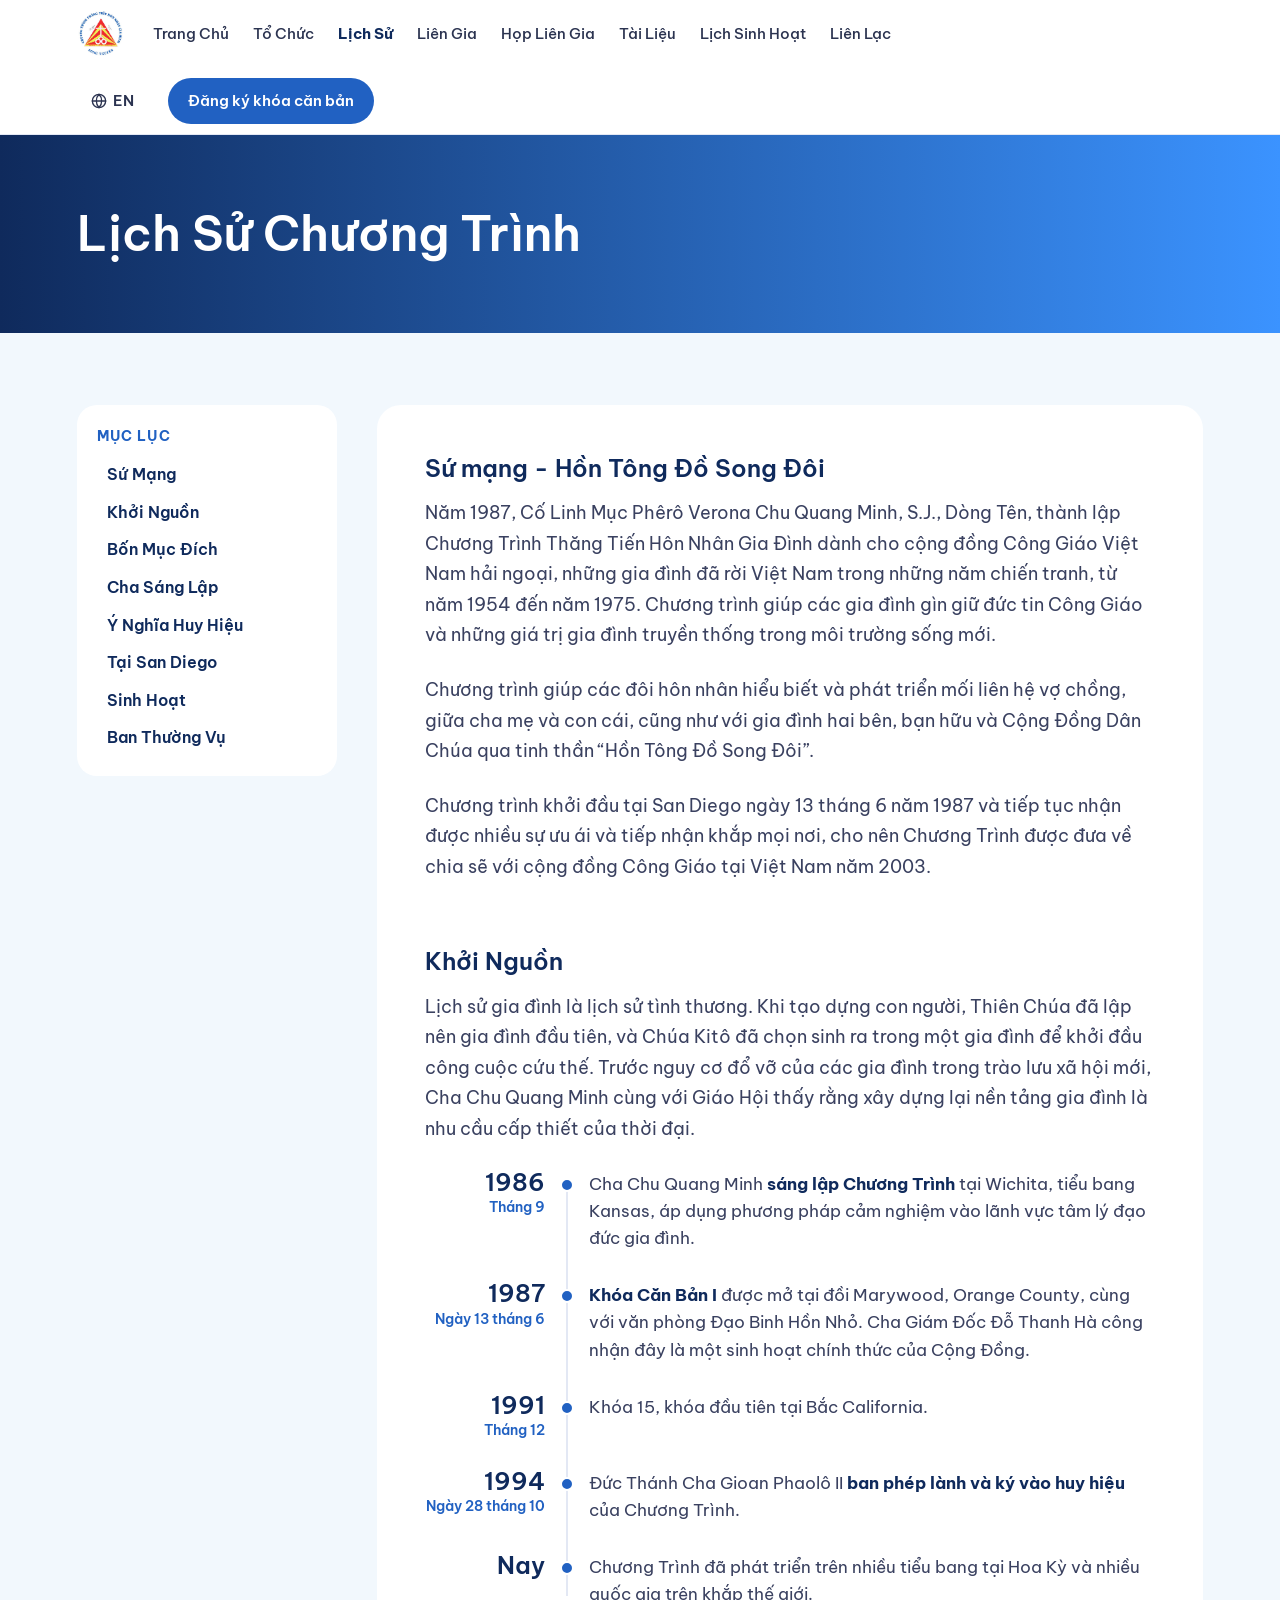
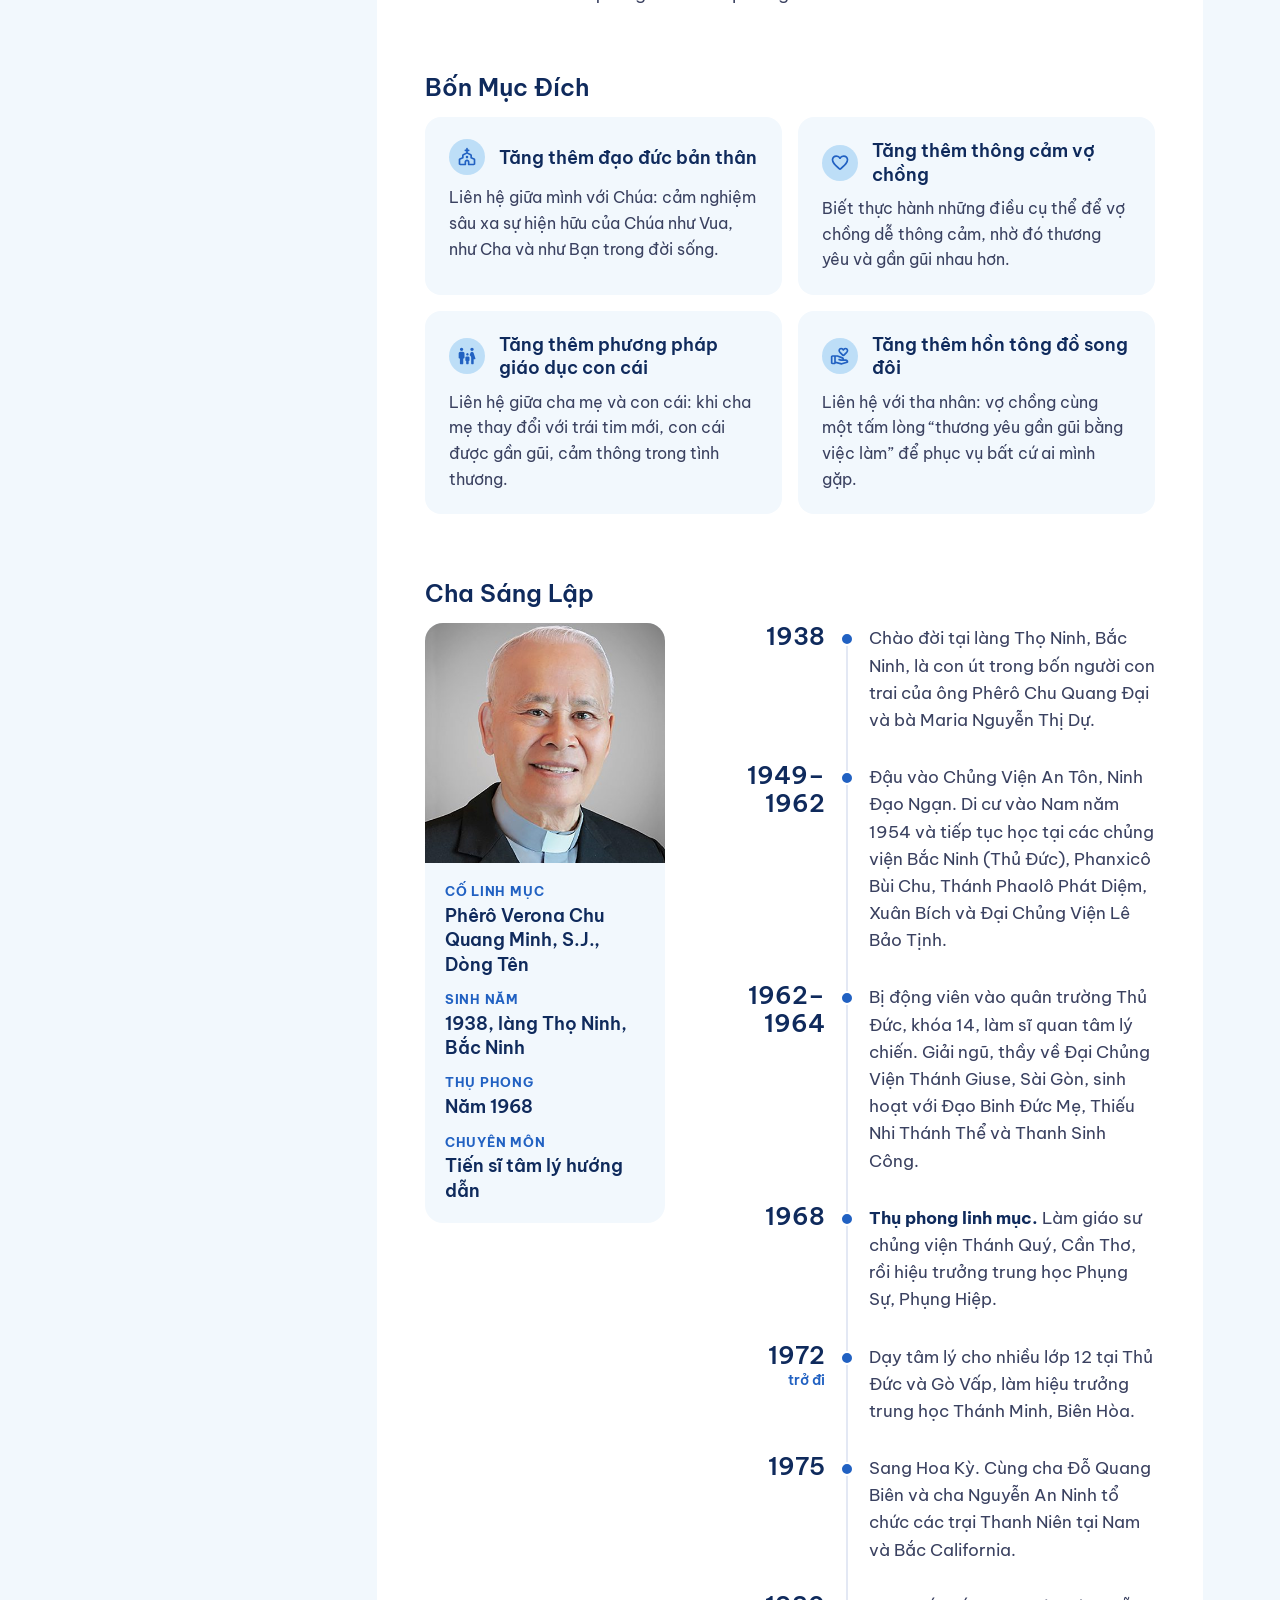
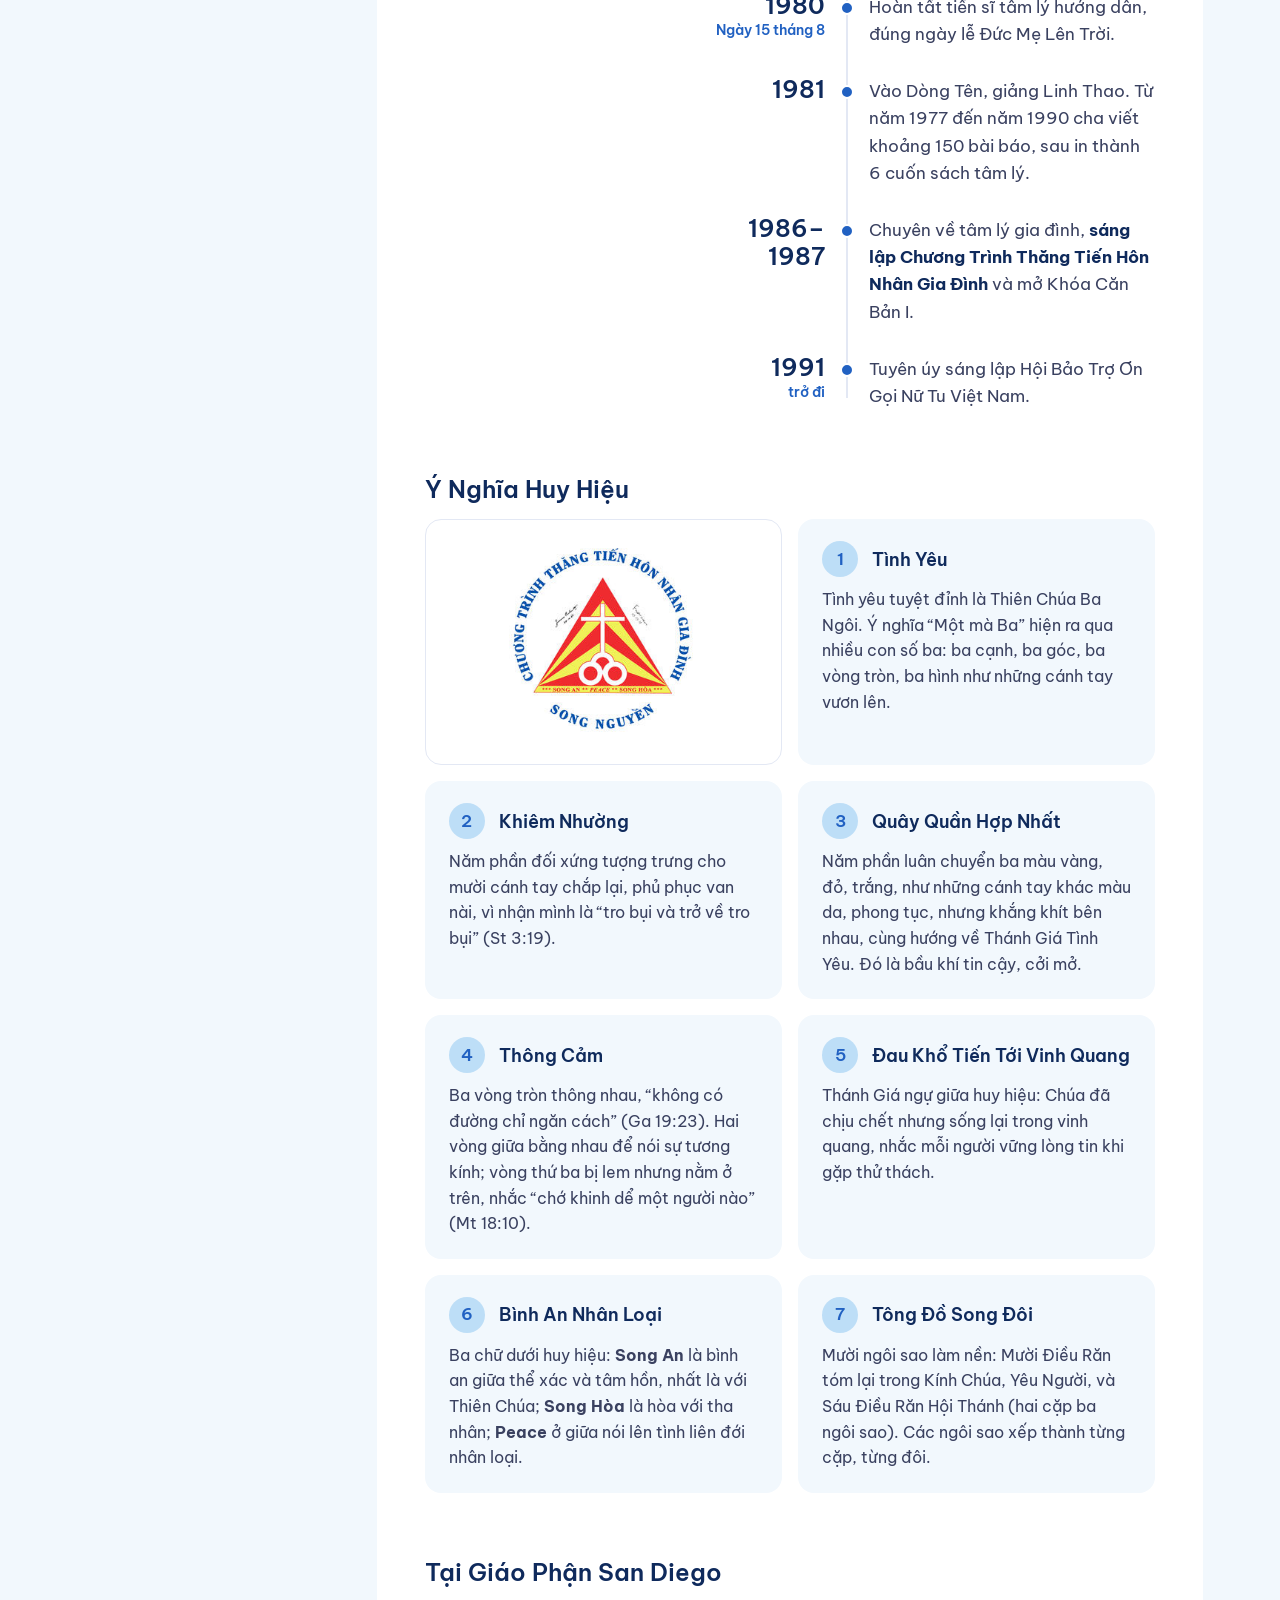
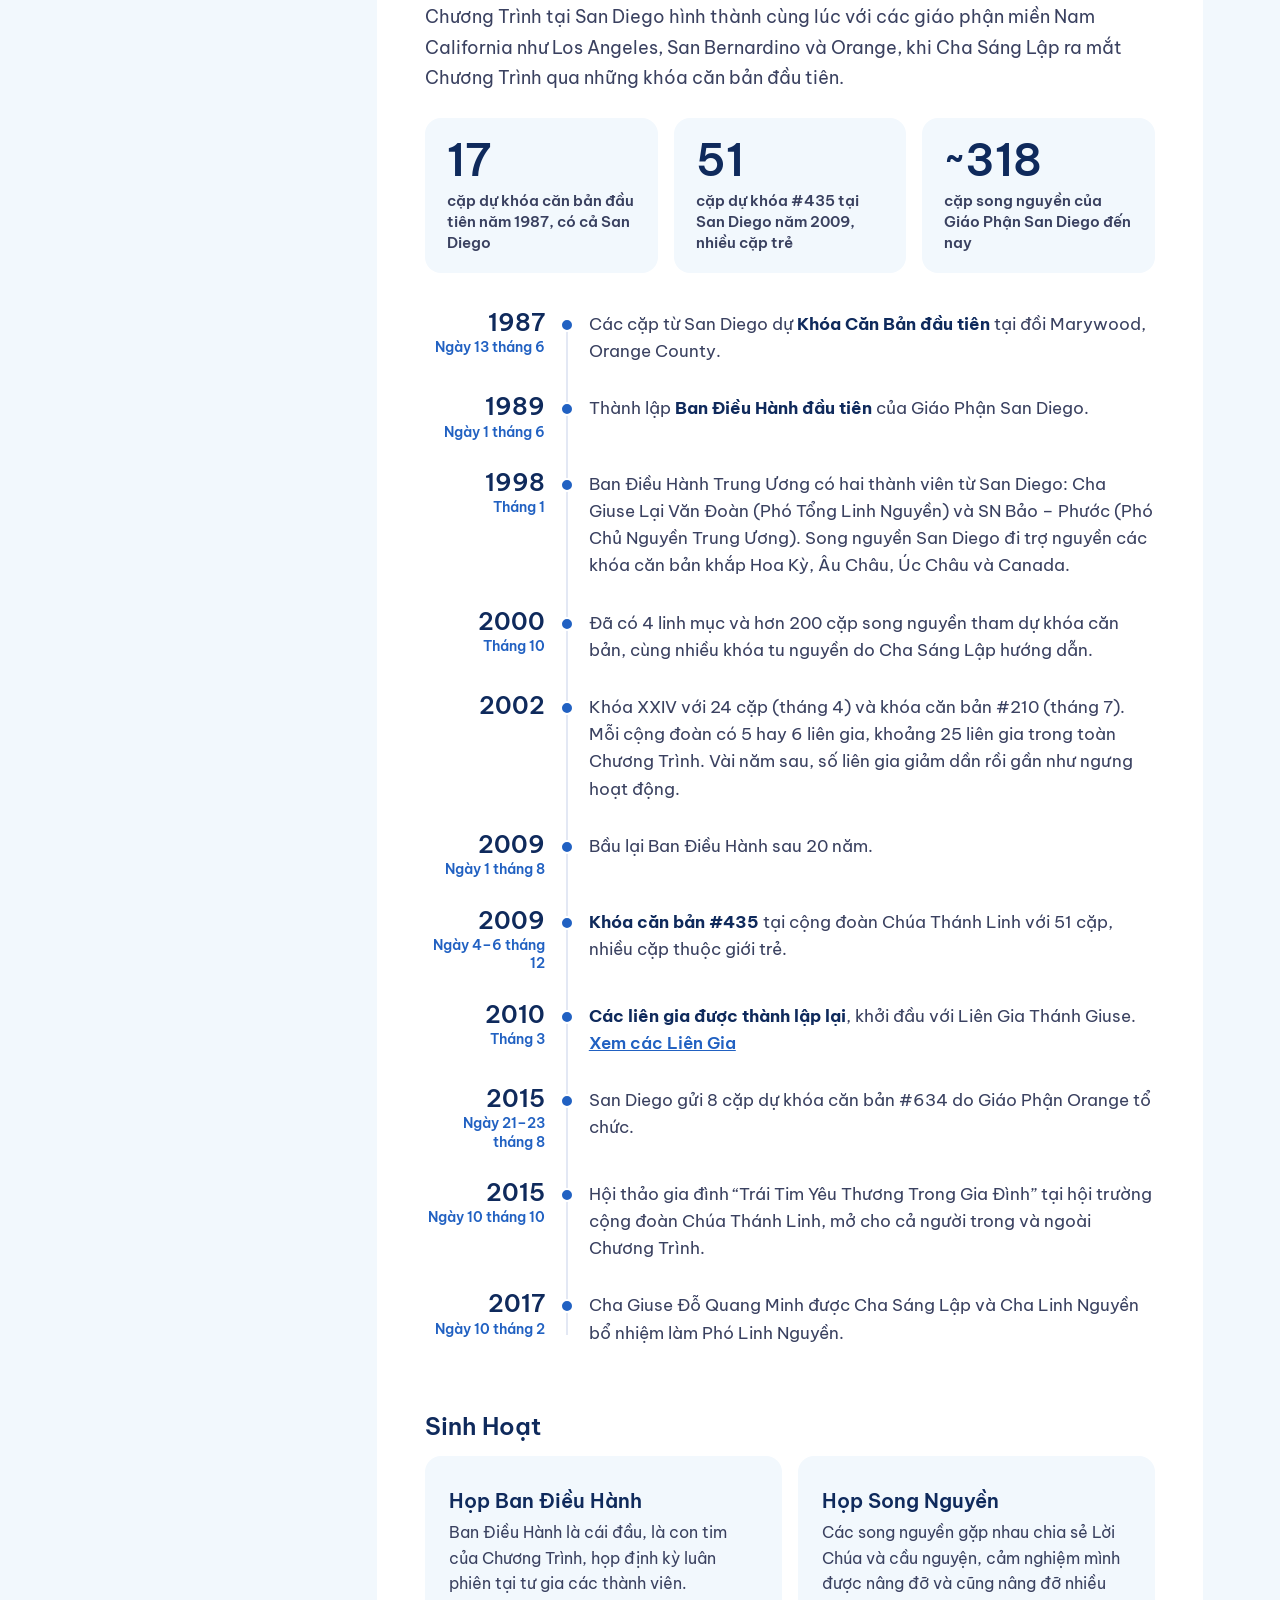
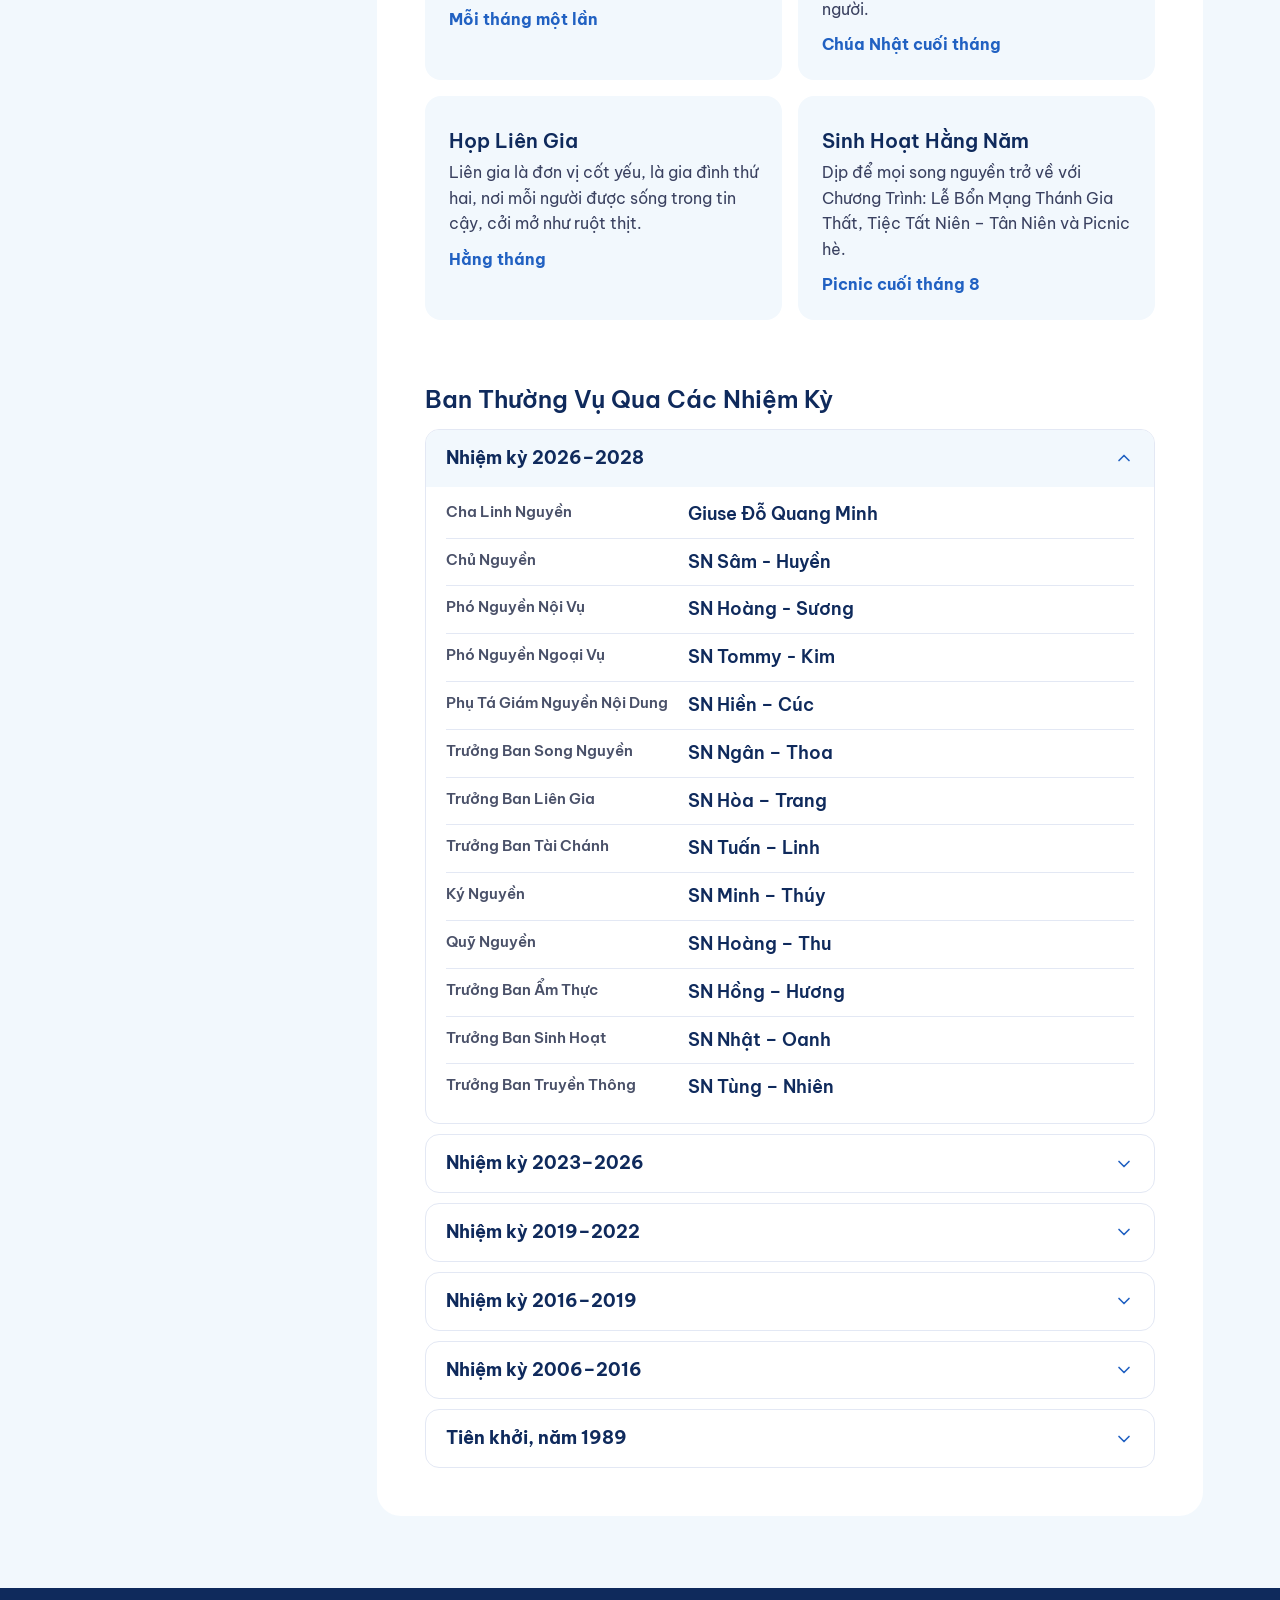
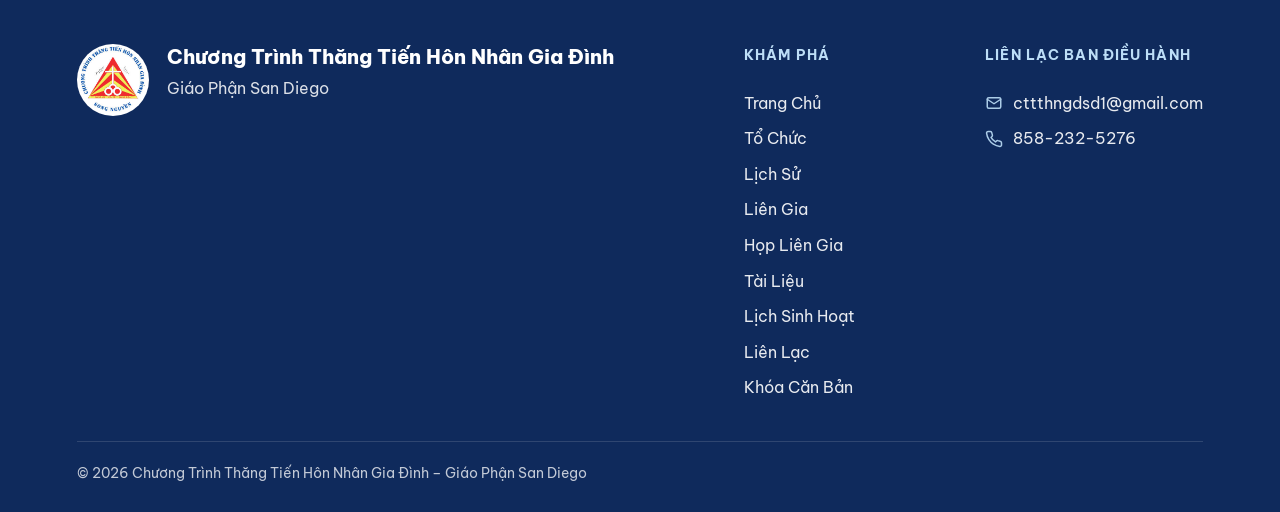
<file: lichsu.html>
<!doctype html>
<html lang="vi">
<head>
<meta charset="utf-8">
<meta name="viewport" content="width=device-width,initial-scale=1">
<title>Lịch Sử · CTTTHNGĐ San Diego</title>
<meta name="description" content="Lịch sử, Cha Sáng Lập và ý nghĩa huy hiệu của Chương Trình Thăng Tiến Hôn Nhân Gia Đình.">
<meta property="og:type" content="website">
<meta property="og:site_name" content="CTTTHNGĐ San Diego">
<meta property="og:locale" content="vi_VN">
<meta property="og:title" content="Lịch Sử · CTTTHNGĐ San Diego">
<meta property="og:description" content="Lịch sử, Cha Sáng Lập và ý nghĩa huy hiệu của Chương Trình Thăng Tiến Hôn Nhân Gia Đình.">
<meta property="og:url" content="https://khoacanbansd.org/lichsu.html">
<meta property="og:image" content="https://khoacanbansd.org/assets/og-image.jpg">
<meta property="og:image:width" content="1200">
<meta property="og:image:height" content="630">
<meta property="og:image:alt" content="Chương Trình Thăng Tiến Hôn Nhân Gia Đình – Giáo Phận San Diego">
<meta name="twitter:card" content="summary_large_image">
<link rel="stylesheet" href="./tokens.css">
<link rel="icon" type="image/png" href="./assets/logo.png">
<script src="./vendor/react.js"></script>
<script src="./vendor/react-dom.js"></script>
<script src="./support.js"></script>
<script src="./lang-toggle.js"></script>
<script src="./nav-toggle.js"></script>
<script src="./email-copy.js"></script>
</head>
<body>
<x-dc>
<helmet>
<link rel="stylesheet" href="https://fonts.googleapis.com/css2?family=Be+Vietnam+Pro:wght@400;500;600;700;800&amp;family=Lora:ital,wght@1,500&amp;display=swap">
<style>
body{margin:0}
a{color:inherit;text-decoration:none}
.nav a:hover{color:var(--blue-bright)}
.btn:hover{filter:brightness(1.08)}
.lang{display:inline-flex;align-items:center;gap:6px;padding:8px 14px;border:0;border-radius:999px;background:transparent;color:var(--text-nav);font:inherit;font-size:15px;font-weight:600;cursor:pointer;transition:background .15s}
.lang:hover{background:var(--line)}
.lang:focus-visible{outline:2px solid var(--blue-bright);outline-offset:2px}
.lang-en,[data-lang="en"] .lang-vi{display:none}
[data-lang="en"] .lang-en{display:inline}
.nav-lang{display:none}
.nav-toggle{display:none;align-items:center;justify-content:center;width:40px;height:40px;padding:0;border:0;border-radius:10px;background:transparent;color:var(--text-nav);cursor:pointer}
.nav-toggle:focus-visible{outline:2px solid var(--blue-bright);outline-offset:2px}
.grid{display:grid;gap:24px;grid-template-columns:repeat(auto-fit,minmax(260px,1fr))}
.doc-layout{display:grid;grid-template-columns:260px minmax(0,1fr);gap:40px;align-items:start}
.doc-jump{position:sticky;top:24px;display:flex;flex-direction:column;gap:2px;padding:20px;border-radius:20px;background:#fff}
.doc-jump-h{margin:0 0 8px;font-size:14px;font-weight:700;letter-spacing:.08em;text-transform:uppercase;color:var(--blue-bright)}
.doc-jump a{display:flex;justify-content:space-between;gap:12px;padding:7px 10px;border-radius:10px;font-size:16px;font-weight:600;line-height:1.35;color:var(--navy)}
.doc-jump a:hover{background:var(--page)}
.doc-group+.doc-group{margin-top:64px}
.lead{margin:0 0 24px;font-size:18px;line-height:1.7;color:var(--text-body)}
.sub-h{margin:0 0 16px;font-size:20px}
.tl{position:relative;list-style:none;margin:0;padding:0}
.tl::before{content:'';position:absolute;left:141px;top:12px;bottom:12px;width:2px;background:var(--line)}
.tl li{position:relative;display:grid;grid-template-columns:120px minmax(0,1fr);gap:0 44px;padding-bottom:28px}
.tl li:last-child{padding-bottom:0}
.tl li::before{content:'';position:absolute;left:135px;top:9px;width:10px;height:10px;border:2px solid #fff;border-radius:50%;background:var(--blue-bright)}
.tl-when{text-align:right}
.tl-year{display:block;font-family:var(--font-display);font-size:24px;font-weight:600;line-height:1.15;color:var(--blue)}
.tl-day{display:block;margin-top:2px;font-size:14px;font-weight:600;line-height:1.3;color:var(--blue-bright)}
.tl-what{display:block;padding-top:2px;font-size:17px;line-height:1.6;color:var(--text-body)}
.tl-what b{color:var(--navy)}
.tl-what a{color:var(--blue-bright);font-weight:600;text-decoration:underline}
.cards{display:grid;grid-template-columns:repeat(2,minmax(0,1fr));gap:16px}
.card{padding:22px 24px;border-radius:16px;background:var(--page)}
.card-head{display:flex;align-items:center;gap:14px;margin-bottom:10px}
.card .card-head h3{margin:0;font-size:18px}
.card-icon{flex:none;display:grid;place-items:center;width:var(--badge);height:var(--badge);border-radius:50%;background:var(--blue-tint)}
.card-icon svg{width:var(--badge-glyph);height:var(--badge-glyph);fill:var(--blue-bright)}
.card h3{margin:10px 0 6px;font-size:20px;line-height:1.3}
.card p{margin:0;font-size:16px;line-height:1.6;color:var(--text-body)}
.card-when{margin-top:10px !important;font-weight:700;color:var(--blue-bright) !important}
.bio{display:grid;grid-template-columns:240px minmax(0,1fr);gap:40px;align-items:start}
.bio-card{overflow:hidden;border-radius:18px;background:var(--page)}
.bio-card img{display:block;width:100%;aspect-ratio:1/1;object-fit:cover;object-position:center 25%}
.facts{display:grid;gap:12px;margin:0;padding:18px 20px 20px}
.facts dt{font-size:13px;font-weight:700;letter-spacing:.06em;text-transform:uppercase;color:var(--blue-bright)}
.facts dd{margin:2px 0 0;font-weight:600;line-height:1.35;color:var(--navy)}
.crest-card{display:grid;place-items:center;border:1px solid var(--line);background:#fff}
.crest-card img{display:block;width:min(200px,70%);height:auto}
.card-num{font-family:var(--font-display);font-size:17px;font-weight:600;color:var(--blue-bright)}
.note{margin:20px 0 0;font-size:16px;line-height:1.6;color:var(--text-muted)}
.note a{color:var(--blue-bright);font-weight:600;text-decoration:underline}
.nums{display:grid;grid-template-columns:repeat(3,minmax(0,1fr));gap:16px;margin:0 0 36px}
.num{padding:20px 22px;border-radius:16px;background:var(--page)}
.num b{display:block;font-family:var(--font-display);font-size:44px;font-weight:600;line-height:1;color:var(--blue)}
.num span{display:block;margin-top:8px;font-size:15px;font-weight:600;line-height:1.4;color:var(--text-body)}
.term{overflow:hidden;border:1px solid var(--line);border-radius:14px}
.term+.term{margin-top:10px}
.term summary{display:flex;align-items:center;justify-content:space-between;gap:12px;padding:14px 20px;list-style:none;cursor:pointer;font-size:18px;font-weight:700;color:var(--navy)}
.term summary::-webkit-details-marker{display:none}
.term summary:hover,.term[open] summary{background:var(--page)}
.term summary:focus-visible{outline:2px solid var(--blue-bright);outline-offset:-2px}
.term summary svg{flex:none;width:20px;height:20px;fill:none;stroke:var(--blue-bright);stroke-width:2;stroke-linecap:round;stroke-linejoin:round;transition:transform .15s}
.term[open] summary svg{transform:rotate(180deg)}
.roster{margin:0;padding:4px 20px 12px}
.roster div{display:grid;grid-template-columns:230px minmax(0,1fr);gap:12px;padding:9px 0;border-top:1px solid var(--line)}
.roster div:first-child{border-top:0}
.roster dt{font-size:15px;font-weight:600;color:var(--text-muted)}
.roster dd{margin:0;font-weight:600;color:var(--navy)}
@media (max-width:960px){.doc-layout{grid-template-columns:minmax(0,1fr);gap:24px}.doc-jump{position:static;flex-direction:row;flex-wrap:wrap;gap:8px;padding:0;background:transparent}.doc-jump-h{width:100%;margin:0}.doc-jump a{padding:6px 14px;border-radius:999px;background:#fff;font-size:15px}}
@media (max-width:760px){.cards{grid-template-columns:minmax(0,1fr)}.bio{grid-template-columns:minmax(0,1fr);gap:24px}.crest-card img{width:160px}.roster div{grid-template-columns:minmax(0,1fr);gap:0}}
@media (max-width:640px){.doc-group+.doc-group{margin-top:48px}.nums{grid-template-columns:minmax(0,1fr);gap:10px}.num{display:flex;align-items:baseline;gap:14px}.num b{flex:none;font-size:34px}.num span{margin:0}.tl::before{left:6px}.tl li{display:block;padding:0 0 22px 30px}.tl li::before{left:0;top:7px}.tl-when{display:flex;align-items:baseline;gap:8px;text-align:left}.tl-year{font-size:20px}.tl-day{margin:0}.tl-what{font-size:16px}}
@media (max-width:1180px){.navbar{gap:0 8px !important}.brandnav{display:contents !important}.navactions{gap:4px !important}.navactions>.lang{display:none}.navactions .btn{padding:9px 14px !important;font-size:14px !important}.nav-toggle{display:inline-flex}.nav{display:none !important;order:3;width:100%;flex-direction:column;gap:0 !important;margin-top:10px;border-top:1px solid var(--line);padding-top:4px;font-size:17px !important}[data-nav="open"] .nav{display:flex !important}.nav a{padding:12px 0}.nav-lang{display:inline-flex;align-self:flex-start;padding:12px 0;font-size:17px}.nav-lang:hover{background:transparent}[data-nav="open"] .nav-toggle .bars,.nav-toggle .close{display:none}[data-nav="open"] .nav-toggle .close{display:block}}
@media (max-width:640px){.hero h1{font-size:34px !important}}
</style>
</helmet>
<div style="width:100%;font-family:var(--font-body);font-size:18px;color:var(--text);background:var(--page);line-height:1.6">

<header class="site-header" style="background:#fff;border-bottom:1px solid var(--line);padding:0 6vw">
<div class="navbar" style="max-width:1200px;margin:0 auto;display:flex;align-items:center;justify-content:space-between;gap:20px;flex-wrap:wrap;padding:10px 0">
<div class="brandnav" style="display:flex;align-items:center;gap:28px;flex-wrap:wrap">
<a href="index.html"><img src="./assets/logo.png" alt="Logo CTTTHNGĐ" style="width:48px;height:48px;border-radius:50%;display:block"></a>
<nav class="nav" style="display:flex;gap:24px;font-size:15px;font-weight:500;color:var(--text-nav)"><a href="index.html">Trang Chủ</a><a href="about.html">Tổ Chức</a><a href="lichsu.html" style="color:var(--blue);font-weight:700">Lịch Sử</a><a href="liengia.html">Liên Gia</a><a href="detaihopliengia.html">Họp Liên Gia</a><a href="tailieu.html">Tài Liệu</a><a href="lichsinhhoat.html">Lịch Sinh Hoạt</a><a href="lienlac.html">Liên Lạc</a><button class="lang nav-lang" type="button" aria-label="Đổi ngôn ngữ / Change language"><svg width="16" height="16" viewBox="0 0 24 24" fill="none" stroke="currentColor" stroke-width="2" stroke-linecap="round" stroke-linejoin="round" aria-hidden="true"><circle cx="12" cy="12" r="10"/><path d="M2 12h20M12 2c3 3 4 6.5 4 10s-1 7-4 10c-3-3-4-6.5-4-10s1-7 4-10z"/></svg><span class="lang-vi">EN</span><span class="lang-en">VI</span></button></nav>
</div>
<div class="navactions" style="display:flex;align-items:center;gap:20px"><button class="lang" type="button" aria-label="Đổi ngôn ngữ / Change language"><svg width="16" height="16" viewBox="0 0 24 24" fill="none" stroke="currentColor" stroke-width="2" stroke-linecap="round" stroke-linejoin="round" aria-hidden="true"><circle cx="12" cy="12" r="10"/><path d="M2 12h20M12 2c3 3 4 6.5 4 10s-1 7-4 10c-3-3-4-6.5-4-10s1-7 4-10z"/></svg><span class="lang-vi">EN</span><span class="lang-en">VI</span></button><a class="btn" href="khoacanban.html" style="background:var(--blue-bright);color:#fff;padding:11px 20px;border-radius:999px;font-weight:600;font-size:15px">Đăng ký khóa căn bản</a><button class="nav-toggle" type="button" aria-label="Menu" aria-expanded="false"><svg width="24" height="24" viewBox="0 0 24 24" fill="none" stroke="currentColor" stroke-width="2" stroke-linecap="round" aria-hidden="true"><path class="bars" d="M4 7h16M4 12h16M4 17h16"/><path class="close" d="M6 6l12 12M18 6L6 18"/></svg></button></div>
</div>
</header>
<div class="hero">
<div id="home" style="background:linear-gradient(90deg,var(--blue),var(--blue-light));color:#fff;padding:72px 6vw">
<div style="max-width:1200px;margin:0 auto">
<h1 style="margin:0;font-size:48px;line-height:1.12;font-weight:600">Lịch Sử Chương Trình</h1>
</div>
</div>
</div>

<section class="section" id="lichsu" style="max-width:1200px;margin:0 auto">
<div class="doc-layout">
<nav class="doc-jump" aria-label="Mục lục">
<p class="doc-jump-h">Mục lục</p>
<a href="#su-mang">Sứ Mạng</a>
<a href="#khoi-nguon">Khởi Nguồn</a>
<a href="#muc-dich">Bốn Mục Đích</a>
<a href="#cha-sang-lap">Cha Sáng Lập</a>
<a href="#huy-hieu">Ý Nghĩa Huy Hiệu</a>
<a href="#san-diego">Tại San Diego</a>
<a href="#sinh-hoat">Sinh Hoạt</a>
<a href="#ban-thuong-vu">Ban Thường Vụ</a>
</nav>
<div class="doc-card">

<div class="doc-group" id="su-mang">
  <h2 class="doc-group-h">Sứ mạng - Hồn Tông Đồ Song Đôi</h2>
  <p class="lead">Năm 1987, Cố Linh Mục Phêrô Verona Chu Quang Minh, S.J., Dòng Tên, thành lập Chương Trình Thăng Tiến Hôn Nhân Gia Đình dành cho cộng đồng Công Giáo Việt Nam hải ngoại, những gia đình đã rời Việt Nam trong những năm chiến tranh, từ năm 1954 đến năm 1975. Chương trình giúp các gia đình gìn giữ đức tin Công Giáo và những giá trị gia đình truyền thống trong môi trường sống mới.</p>
  <p class="lead">Chương trình giúp các đôi hôn nhân hiểu biết và phát triển mối liên hệ vợ chồng, giữa cha mẹ và con cái, cũng như với gia đình hai bên, bạn hữu và Cộng Đồng Dân Chúa qua tinh thần “Hồn Tông Đồ Song Đôi”.</p>
  <p class="lead">Chương trình khởi đầu tại San Diego ngày 13 tháng 6 năm 1987 và tiếp tục nhận được nhiều sự ưu ái và tiếp nhận khắp mọi nơi, cho nên Chương Trình được đưa về chia sẽ với cộng đồng Công Giáo tại Việt Nam năm 2003.</p>
</div>
  
<div class="doc-group" id="khoi-nguon">
<h2 class="doc-group-h">Khởi Nguồn</h2>
<p class="lead">Lịch sử gia đình là lịch sử tình thương. Khi tạo dựng con người, Thiên Chúa đã lập nên gia đình đầu tiên, và Chúa Kitô đã chọn sinh ra trong một gia đình để khởi đầu công cuộc cứu thế. Trước nguy cơ đổ vỡ của các gia đình trong trào lưu xã hội mới, Cha Chu Quang Minh cùng với Giáo Hội thấy rằng xây dựng lại nền tảng gia đình là nhu cầu cấp thiết của thời đại.</p>
<ol class="tl">
<li><span class="tl-when"><span class="tl-year">1986</span><span class="tl-day">Tháng 9</span></span><span class="tl-what">Cha Chu Quang Minh <b>sáng lập Chương Trình</b> tại Wichita, tiểu bang Kansas, áp dụng phương pháp cảm nghiệm vào lãnh vực tâm lý đạo đức gia đình.</span></li>
<li><span class="tl-when"><span class="tl-year">1987</span><span class="tl-day">Ngày 13 tháng 6</span></span><span class="tl-what"><b>Khóa Căn Bản I</b> được mở tại đồi Marywood, Orange County, cùng với văn phòng Đạo Binh Hồn Nhỏ. Cha Giám Đốc Đỗ Thanh Hà công nhận đây là một sinh hoạt chính thức của Cộng Đồng.</span></li>
<li><span class="tl-when"><span class="tl-year">1991</span><span class="tl-day">Tháng 12</span></span><span class="tl-what">Khóa 15, khóa đầu tiên tại Bắc California.</span></li>
<li><span class="tl-when"><span class="tl-year">1994</span><span class="tl-day">Ngày 28 tháng 10</span></span><span class="tl-what">Đức Thánh Cha Gioan Phaolô II <b>ban phép lành và ký vào huy hiệu</b> của Chương Trình.</span></li>
<li><span class="tl-when"><span class="tl-year">Nay</span></span><span class="tl-what">Chương Trình đã phát triển trên nhiều tiểu bang tại Hoa Kỳ và nhiều quốc gia trên khắp thế giới.</span></li>
</ol>
</div>

<div class="doc-group" id="muc-dich">
  <h2 class="doc-group-h">Bốn Mục Đích</h2>
    <div class="cards">
      <div class="card"> 
        <div class="card-head">
          <div class="card-icon">
            <svg viewBox="0 -960 960 960" aria-hidden="true">
              <path d="M80-160v-188q0-24 13-43.5t35-29.5l112-50v-80q0-23 12-41.5t32-29.5l156-78v-60h-40q-17 0-28.5-11.5T360-800q0-17 11.5-28.5T400-840h40v-40q0-17 11.5-28.5T480-920q17 0 28.5 11.5T520-880v40h40q17 0 28.5 11.5T600-800q0 17-11.5 28.5T560-760h-40v60l156 78q20 11 32 29.5t12 41.5v80l112 50q22 10 35 29.5t13 43.5v188q0 33-23.5 56.5T800-80H560q-17 0-28.5-11.5T520-120v-120q0-17-11.5-28.5T480-280q-17 0-28.5 11.5T440-240v120q0 17-11.5 28.5T400-80H160q-33 0-56.5-23.5T80-160Zm80 0h200v-82q0-51 35-86.5t85-35.5q50 0 85 35.5t35 86.5v82h200v-192l-160-72v-134l-160-82-160 82v134l-160 72v192Zm320-260q25 0 42.5-17.5T540-480q0-25-17.5-42.5T480-540q-25 0-42.5 17.5T420-480q0 25 17.5 42.5T480-420Zm0 20Z"/>
            </svg>
          </div>
          <h3>Tăng thêm đạo đức bản thân</h3></div><p>Liên hệ giữa mình với Chúa: cảm nghiệm sâu xa sự hiện hữu của Chúa như Vua, như Cha và như Bạn trong đời sống.</p>
        </div>
      <div class="card">
        <div class="card-head">
          <div class="card-icon">
            <svg viewBox="0 -960 960 960" aria-hidden="true">
              <path d="M480-147q-14 0-28.5-5T426-168l-69-63q-106-97-191.5-192.5T80-634q0-94 63-157t157-63q53 0 100 22.5t80 61.5q33-39 80-61.5T660-854q94 0 157 63t63 157q0 115-85 211T602-230l-68 62q-11 11-25.5 16t-28.5 5Zm-38-543q-29-41-62-62.5T300-774q-60 0-100 40t-40 100q0 52 37 110.5T285.5-410q51.5 55 106 103t88.5 79q34-31 88.5-79t106-103Q726-465 763-523.5T800-634q0-60-40-100t-100-40q-47 0-80 21.5T518-690q-7 10-17 15t-21 5q-11 0-21-5t-17-15Zm38 189Z"/>
            </svg>
          </div>
          <h3>Tăng thêm thông cảm vợ chồng</h3></div><p>Biết thực hành những điều cụ thể để vợ chồng dễ thông cảm, nhờ đó thương yêu và gần gũi nhau hơn.</p>
      </div>
      <div class="card">
        <div class="card-head">
          <div class="card-icon">
            <svg viewBox="0 -960 960 960" aria-hidden="true">
              <path d="M720-720q-33 0-56.5-23.5T640-800q0-33 23.5-56.5T720-880q33 0 56.5 23.5T800-800q0 33-23.5 56.5T720-720Zm-40 600v-280q0-40-20.5-72T607-522l35-103q8-25 29.5-40t48.5-15q27 0 48.5 15t29.5 40l84 252q7 20-5.5 36.5T844-320h-44v200q0 17-11.5 28.5T760-80h-40q-17 0-28.5-11.5T680-120ZM500-500q-25 0-42.5-17.5T440-560q0-25 17.5-42.5T500-620q25 0 42.5 17.5T560-560q0 25-17.5 42.5T500-500ZM220-720q-33 0-56.5-23.5T140-800q0-33 23.5-56.5T220-880q33 0 56.5 23.5T300-800q0 33-23.5 56.5T220-720Zm-80 600v-240h-20q-17 0-28.5-11.5T80-400v-200q0-33 23.5-56.5T160-680h120q33 0 56.5 23.5T360-600v200q0 17-11.5 28.5T320-360h-20v240q0 17-11.5 28.5T260-80h-80q-17 0-28.5-11.5T140-120Zm300 0v-120q-17 0-28.5-11.5T400-280v-120q0-25 17.5-42.5T460-460h80q25 0 42.5 17.5T600-400v120q0 17-11.5 28.5T560-240v120q0 17-11.5 28.5T520-80h-40q-17 0-28.5-11.5T440-120Z"/>
            </svg>
          </div>
          <h3>Tăng thêm phương pháp giáo dục con cái</h3></div><p>Liên hệ giữa cha mẹ và con cái: khi cha mẹ thay đổi với trái tim mới, con cái được gần gũi, cảm thông trong tình thương.</p></div>
      <div class="card">
        <div class="card-head">
          <div class="card-icon">
            <svg viewBox="0 -960 960 960" aria-hidden="true">
              <path d="m558-144 238-74q-5-9-14.5-15.5T760-240H558q-27 0-43-2t-33-8l-57-19q-16-5-23-20t-2-31q5-16 19.5-23.5T450-346l42 14q17 5 38.5 8t58.5 4h11q0-11-6.5-21T578-354l-234-86h-64v220l278 76Zm-21 78-257-72q-8 26-31.5 42T200-80h-80q-33 0-56.5-23.5T40-160v-280q0-33 23.5-56.5T120-520h224q7 0 14 1.5t13 3.5l235 87q33 12 53.5 42t20.5 66h80q50 0 85 33t35 87q0 22-11.5 34.5T833-145L583-67q-11 4-23 4t-23-3Zm-417-94h80v-280h-80v280Zm520-312q-15 0-29.5-5.5T584-494L474-602q-31-30-52.5-66.5T400-748q0-55 38.5-93.5T532-880q32 0 60 13.5t48 36.5q20-23 48-36.5t60-13.5q55 0 93.5 38.5T880-748q0 43-21 79.5T807-602L696-494q-12 11-26.5 16.5T640-472Zm0-80 109-107q19-19 35-40.5t16-48.5q0-22-15-37t-37-15q-14 0-26.5 5.5T700-778l-29 35q-12 14-31 14t-31-14l-29-35q-9-11-21.5-16.5T532-800q-22 0-37 15t-15 37q0 27 16 48.5t35 40.5l109 107Zm0-154Z"/>
            </svg>
          </div>
          <h3>Tăng thêm hồn tông đồ song đôi</h3></div><p>Liên hệ với tha nhân: vợ chồng cùng một tấm lòng “thương yêu gần gũi bằng việc làm” để phục vụ bất cứ ai mình gặp.</p></div>
  </div>
</div>

<div class="doc-group" id="cha-sang-lap">
<h2 class="doc-group-h">Cha Sáng Lập</h2>
<div class="bio">
<div class="bio-card">
<img src="./assets/cha-sang-lap.jpg" alt="Cha Chu Quang Minh, Dòng Tên">
<dl class="facts">
<div><dt>Cố Linh mục</dt><dd>Phêrô Verona Chu Quang Minh, S.J., Dòng Tên</dd></div>
<div><dt>Sinh năm</dt><dd>1938, làng Thọ Ninh, Bắc Ninh</dd></div>
<div><dt>Thụ phong</dt><dd>Năm 1968</dd></div>
<div><dt>Chuyên môn</dt><dd>Tiến sĩ tâm lý hướng dẫn</dd></div>
</dl>
</div>
<ol class="tl">
<li><span class="tl-when"><span class="tl-year">1938</span></span><span class="tl-what">Chào đời tại làng Thọ Ninh, Bắc Ninh, là con út trong bốn người con trai của ông Phêrô Chu Quang Đại và bà Maria Nguyễn Thị Dự.</span></li>
<li><span class="tl-when"><span class="tl-year">1949–1962</span></span><span class="tl-what">Đậu vào Chủng Viện An Tôn, Ninh Đạo Ngạn. Di cư vào Nam năm 1954 và tiếp tục học tại các chủng viện Bắc Ninh (Thủ Đức), Phanxicô Bùi Chu, Thánh Phaolô Phát Diệm, Xuân Bích và Đại Chủng Viện Lê Bảo Tịnh.</span></li>
<li><span class="tl-when"><span class="tl-year">1962–1964</span></span><span class="tl-what">Bị động viên vào quân trường Thủ Đức, khóa 14, làm sĩ quan tâm lý chiến. Giải ngũ, thầy về Đại Chủng Viện Thánh Giuse, Sài Gòn, sinh hoạt với Đạo Binh Đức Mẹ, Thiếu Nhi Thánh Thể và Thanh Sinh Công.</span></li>
<li><span class="tl-when"><span class="tl-year">1968</span></span><span class="tl-what"><b>Thụ phong linh mục.</b> Làm giáo sư chủng viện Thánh Quý, Cần Thơ, rồi hiệu trưởng trung học Phụng Sự, Phụng Hiệp.</span></li>
<li><span class="tl-when"><span class="tl-year">1972</span><span class="tl-day">trở đi</span></span><span class="tl-what">Dạy tâm lý cho nhiều lớp 12 tại Thủ Đức và Gò Vấp, làm hiệu trưởng trung học Thánh Minh, Biên Hòa.</span></li>
<li><span class="tl-when"><span class="tl-year">1975</span></span><span class="tl-what">Sang Hoa Kỳ. Cùng cha Đỗ Quang Biên và cha Nguyễn An Ninh tổ chức các trại Thanh Niên tại Nam và Bắc California.</span></li>
<li><span class="tl-when"><span class="tl-year">1980</span><span class="tl-day">Ngày 15 tháng 8</span></span><span class="tl-what">Hoàn tất tiến sĩ tâm lý hướng dẫn, đúng ngày lễ Đức Mẹ Lên Trời.</span></li>
<li><span class="tl-when"><span class="tl-year">1981</span></span><span class="tl-what">Vào Dòng Tên, giảng Linh Thao. Từ năm 1977 đến năm 1990 cha viết khoảng 150 bài báo, sau in thành 6 cuốn sách tâm lý.</span></li>
<li><span class="tl-when"><span class="tl-year">1986–1987</span></span><span class="tl-what">Chuyên về tâm lý gia đình, <b>sáng lập Chương Trình Thăng Tiến Hôn Nhân Gia Đình</b> và mở Khóa Căn Bản I.</span></li>
<li><span class="tl-when"><span class="tl-year">1991</span><span class="tl-day">trở đi</span></span><span class="tl-what">Tuyên úy sáng lập Hội Bảo Trợ Ơn Gọi Nữ Tu Việt Nam.</span></li>
</ol>
</div>
</div>

<div class="doc-group" id="huy-hieu">
<h2 class="doc-group-h">Ý Nghĩa Huy Hiệu</h2>
<div class="cards">
<div class="card crest-card"><img src="./assets/logo.png" alt="Huy hiệu Chương Trình Thăng Tiến Hôn Nhân Gia Đình"></div>
<div class="card"><div class="card-head"><span class="card-icon card-num">1</span><h3>Tình Yêu</h3></div><p>Tình yêu tuyệt đỉnh là Thiên Chúa Ba Ngôi. Ý nghĩa “Một mà Ba” hiện ra qua nhiều con số ba: ba cạnh, ba góc, ba vòng tròn, ba hình như những cánh tay vươn lên.</p></div>
<div class="card"><div class="card-head"><span class="card-icon card-num">2</span><h3>Khiêm Nhường</h3></div><p>Năm phần đối xứng tượng trưng cho mười cánh tay chắp lại, phủ phục van nài, vì nhận mình là “tro bụi và trở về tro bụi” (St 3:19).</p></div>
<div class="card"><div class="card-head"><span class="card-icon card-num">3</span><h3>Quây Quần Hợp Nhất</h3></div><p>Năm phần luân chuyển ba màu vàng, đỏ, trắng, như những cánh tay khác màu da, phong tục, nhưng khắng khít bên nhau, cùng hướng về Thánh Giá Tình Yêu. Đó là bầu khí tin cậy, cởi mở.</p></div>
<div class="card"><div class="card-head"><span class="card-icon card-num">4</span><h3>Thông Cảm</h3></div><p>Ba vòng tròn thông nhau, “không có đường chỉ ngăn cách” (Ga 19:23). Hai vòng giữa bằng nhau để nói sự tương kính; vòng thứ ba bị lem nhưng nằm ở trên, nhắc “chớ khinh dể một người nào” (Mt 18:10).</p></div>
<div class="card"><div class="card-head"><span class="card-icon card-num">5</span><h3>Đau Khổ Tiến Tới Vinh Quang</h3></div><p>Thánh Giá ngự giữa huy hiệu: Chúa đã chịu chết nhưng sống lại trong vinh quang, nhắc mỗi người vững lòng tin khi gặp thử thách.</p></div>
<div class="card"><div class="card-head"><span class="card-icon card-num">6</span><h3>Bình An Nhân Loại</h3></div><p>Ba chữ dưới huy hiệu: <b>Song An</b> là bình an giữa thể xác và tâm hồn, nhất là với Thiên Chúa; <b>Song Hòa</b> là hòa với tha nhân; <b>Peace</b> ở giữa nói lên tình liên đới nhân loại.</p></div>
<div class="card"><div class="card-head"><span class="card-icon card-num">7</span><h3>Tông Đồ Song Đôi</h3></div><p>Mười ngôi sao làm nền: Mười Điều Răn tóm lại trong Kính Chúa, Yêu Người, và Sáu Điều Răn Hội Thánh (hai cặp ba ngôi sao). Các ngôi sao xếp thành từng cặp, từng đôi.</p></div>
</div>
</div>

<div class="doc-group" id="san-diego">
<h2 class="doc-group-h">Tại Giáo Phận San Diego</h2>
<p class="lead">Chương Trình tại San Diego hình thành cùng lúc với các giáo phận miền Nam California như Los Angeles, San Bernardino và Orange, khi Cha Sáng Lập ra mắt Chương Trình qua những khóa căn bản đầu tiên.</p>
<div class="nums">
<div class="num"><b>17</b><span>cặp dự khóa căn bản đầu tiên năm 1987, có cả San Diego</span></div>
<div class="num"><b>51</b><span>cặp dự khóa #435 tại San Diego năm 2009, nhiều cặp trẻ</span></div>
<div class="num"><b>~318</b><span>cặp song nguyền của Giáo Phận San Diego đến nay</span></div>
</div>
<ol class="tl">
<li><span class="tl-when"><span class="tl-year">1987</span><span class="tl-day">Ngày 13 tháng 6</span></span><span class="tl-what">Các cặp từ San Diego dự <b>Khóa Căn Bản đầu tiên</b> tại đồi Marywood, Orange County.</span></li>
<li><span class="tl-when"><span class="tl-year">1989</span><span class="tl-day">Ngày 1 tháng 6</span></span><span class="tl-what">Thành lập <b>Ban Điều Hành đầu tiên</b> của Giáo Phận San Diego.</span></li>
<li><span class="tl-when"><span class="tl-year">1998</span><span class="tl-day">Tháng 1</span></span><span class="tl-what">Ban Điều Hành Trung Ương có hai thành viên từ San Diego: Cha Giuse Lại Văn Đoàn (Phó Tổng Linh Nguyền) và SN Bảo – Phước (Phó Chủ Nguyền Trung Ương). Song nguyền San Diego đi trợ nguyền các khóa căn bản khắp Hoa Kỳ, Âu Châu, Úc Châu và Canada.</span></li>
<li><span class="tl-when"><span class="tl-year">2000</span><span class="tl-day">Tháng 10</span></span><span class="tl-what">Đã có 4 linh mục và hơn 200 cặp song nguyền tham dự khóa căn bản, cùng nhiều khóa tu nguyền do Cha Sáng Lập hướng dẫn.</span></li>
<li><span class="tl-when"><span class="tl-year">2002</span></span><span class="tl-what">Khóa XXIV với 24 cặp (tháng 4) và khóa căn bản #210 (tháng 7). Mỗi cộng đoàn có 5 hay 6 liên gia, khoảng 25 liên gia trong toàn Chương Trình. Vài năm sau, số liên gia giảm dần rồi gần như ngưng hoạt động.</span></li>
<li><span class="tl-when"><span class="tl-year">2009</span><span class="tl-day">Ngày 1 tháng 8</span></span><span class="tl-what">Bầu lại Ban Điều Hành sau 20 năm.</span></li>
<li><span class="tl-when"><span class="tl-year">2009</span><span class="tl-day">Ngày 4–6 tháng 12</span></span><span class="tl-what"><b>Khóa căn bản #435</b> tại cộng đoàn Chúa Thánh Linh với 51 cặp, nhiều cặp thuộc giới trẻ.</span></li>
<li><span class="tl-when"><span class="tl-year">2010</span><span class="tl-day">Tháng 3</span></span><span class="tl-what"><b>Các liên gia được thành lập lại</b>, khởi đầu với Liên Gia Thánh Giuse. <a href="liengia.html">Xem các Liên Gia</a></span></li>
<li><span class="tl-when"><span class="tl-year">2015</span><span class="tl-day">Ngày 21–23 tháng 8</span></span><span class="tl-what">San Diego gửi 8 cặp dự khóa căn bản #634 do Giáo Phận Orange tổ chức.</span></li>
<li><span class="tl-when"><span class="tl-year">2015</span><span class="tl-day">Ngày 10 tháng 10</span></span><span class="tl-what">Hội thảo gia đình “Trái Tim Yêu Thương Trong Gia Đình” tại hội trường cộng đoàn Chúa Thánh Linh, mở cho cả người trong và ngoài Chương Trình.</span></li>
<li><span class="tl-when"><span class="tl-year">2017</span><span class="tl-day">Ngày 10 tháng 2</span></span><span class="tl-what">Cha Giuse Đỗ Quang Minh được Cha Sáng Lập và Cha Linh Nguyền bổ nhiệm làm Phó Linh Nguyền.</span></li>
</ol>
</div>

<div class="doc-group" id="sinh-hoat">
<h2 class="doc-group-h">Sinh Hoạt</h2>
<div class="cards">
<div class="card"><h3>Họp Ban Điều Hành</h3><p>Ban Điều Hành là cái đầu, là con tim của Chương Trình, họp định kỳ luân phiên tại tư gia các thành viên.</p><p class="card-when">Mỗi tháng một lần</p></div>
<div class="card"><h3>Họp Song Nguyền</h3><p>Các song nguyền gặp nhau chia sẻ Lời Chúa và cầu nguyện, cảm nghiệm mình được nâng đỡ và cũng nâng đỡ nhiều người.</p><p class="card-when">Chúa Nhật cuối tháng</p></div>
<div class="card"><h3>Họp Liên Gia</h3><p>Liên gia là đơn vị cốt yếu, là gia đình thứ hai, nơi mỗi người được sống trong tin cậy, cởi mở như ruột thịt.</p><p class="card-when">Hằng tháng</p></div>
<div class="card"><h3>Sinh Hoạt Hằng Năm</h3><p>Dịp để mọi song nguyền trở về với Chương Trình: Lễ Bổn Mạng Thánh Gia Thất, Tiệc Tất Niên – Tân Niên và Picnic hè.</p><p class="card-when">Picnic cuối tháng 8</p></div>
</div>
</div>

<div class="doc-group" id="ban-thuong-vu">
<h2 class="doc-group-h">Ban Thường Vụ Qua Các Nhiệm Kỳ</h2>
<details class="term" open><summary>Nhiệm kỳ 2026–2028<svg viewBox="0 0 24 24" aria-hidden="true"><path d="M6 9l6 6 6-6"/></svg></summary><dl class="roster">
<div><dt>Cha Linh Nguyền</dt><dd>Giuse Đỗ Quang Minh</dd></div>
<div><dt>Chủ Nguyền</dt><dd>SN Sâm - Huyền</dd></div>
<div><dt>Phó Nguyền Nội Vụ</dt><dd>SN Hoàng - Sương</dd></div>
<div><dt>Phó Nguyền Ngoại Vụ</dt><dd>SN Tommy - Kim</dd></div>
<div><dt>Phụ Tá Giám Nguyền Nội Dung</dt><dd>SN Hiền – Cúc</dd></div>
<div><dt>Trưởng Ban Song Nguyền</dt><dd>SN Ngân – Thoa</dd></div>
<div><dt>Trưởng Ban Liên Gia</dt><dd>SN Hòa – Trang</dd></div>
<div><dt>Trưởng Ban Tài Chánh</dt><dd>SN Tuấn – Linh</dd></div>
<div><dt>Ký Nguyền</dt><dd>SN Minh – Thúy</dd></div>
<div><dt>Quỹ Nguyền</dt><dd>SN Hoàng – Thu</dd></div>
<div><dt>Trưởng Ban Ẩm Thực</dt><dd>SN Hồng – Hương</dd></div>
<div><dt>Trưởng Ban Sinh Hoạt</dt><dd>SN Nhật – Oanh</dd></div>
<div><dt>Trưởng Ban Truyền Thông</dt><dd>SN Tùng – Nhiên</dd></div>
</dl></details>
  
<details class="term"><summary>Nhiệm kỳ 2023–2026<svg viewBox="0 0 24 24" aria-hidden="true"><path d="M6 9l6 6 6-6"/></svg></summary><dl class="roster">
<div><dt>Cha Linh Nguyền</dt><dd>Giuse Đỗ Quang Minh</dd></div>
<div><dt>Chủ Nguyền</dt><dd>SN Dương – Mai</dd></div>
<div><dt>Phó Nguyền Nội Vụ</dt><dd>SN Chính – Lan</dd></div>
<div><dt>Phó Nguyền Ngoại Vụ</dt><dd>SN Hoàng – Sương</dd></div>
<div><dt>Phụ Tá Giám Nguyền Nội Dung</dt><dd>SN Hiền – Cúc</dd></div>
<div><dt>Trưởng Ban Song Nguyền</dt><dd>SN Vượng – Thủy</dd></div>
<div><dt>Trưởng Ban Liên Gia</dt><dd>SN Hòa – Trang</dd></div>
<div><dt>Trưởng Ban Tài Chánh</dt><dd>SN Tuấn – Sương</dd></div>
<div><dt>Ký Nguyền</dt><dd>SN Hà – Định</dd></div>
<div><dt>Quỹ Nguyền</dt><dd>SN Thăng – Kim</dd></div>
</dl></details>
<details class="term"><summary>Nhiệm kỳ 2019–2022<svg viewBox="0 0 24 24" aria-hidden="true"><path d="M6 9l6 6 6-6"/></svg></summary><dl class="roster">
<div><dt>Cha Linh Nguyền</dt><dd>Giuse Đỗ Quang Minh</dd></div>
<div><dt>Chủ Nguyền</dt><dd>SN Chính – Lan</dd></div>
<div><dt>Phó Nguyền Nội Vụ</dt><dd>SN Dương – Mai</dd></div>
<div><dt>Phó Nguyền Ngoại Vụ</dt><dd>SN Hoàng – Sương</dd></div>
<div><dt>Phụ Tá Giám Nguyền Nội Dung</dt><dd>SN Hiền – Cúc</dd></div>
<div><dt>Trưởng Ban Song Nguyền</dt><dd>SN Sâm – Huyền</dd></div>
<div><dt>Trưởng Ban Liên Gia</dt><dd>SN Hòa – Trang / SN Thăng – Kim</dd></div>
<div><dt>Trưởng Ban Tài Chánh</dt><dd>SN Bảo – Hoa</dd></div>
<div><dt>Ký Nguyền</dt><dd>SN Hà – Định</dd></div>
<div><dt>Quỹ Nguyền</dt><dd>SN Tùng – Mai</dd></div>
</dl></details>
<details class="term"><summary>Nhiệm kỳ 2016–2019<svg viewBox="0 0 24 24" aria-hidden="true"><path d="M6 9l6 6 6-6"/></svg></summary><dl class="roster">
<div><dt>Cha Linh Nguyền</dt><dd>Giuse Lại Văn Đoàn / Giuse Đỗ Quang Minh</dd></div>
<div><dt>Chủ Nguyền</dt><dd>SN Vượng – Thủy</dd></div>
<div><dt>Phó Nguyền Nội Vụ</dt><dd>SN Dương – Mai</dd></div>
<div><dt>Phó Nguyền Ngoại Vụ</dt><dd>SN Sâm – Huyền</dd></div>
<div><dt>Phụ Tá Giám Nguyền Nội Dung</dt><dd>SN Hiền – Cúc</dd></div>
<div><dt>Trưởng Ban Song Nguyền</dt><dd>SN Chính – Lan</dd></div>
<div><dt>Trưởng Ban Liên Gia</dt><dd>SN Hòa – Trang</dd></div>
<div><dt>Ký Nguyền</dt><dd>SN Hoàng – Sương</dd></div>
<div><dt>Quỹ Nguyền</dt><dd>SN Thăng – Kim</dd></div>
</dl></details>
<details class="term"><summary>Nhiệm kỳ 2006–2016<svg viewBox="0 0 24 24" aria-hidden="true"><path d="M6 9l6 6 6-6"/></svg></summary><dl class="roster">
<div><dt>Cha Linh Nguyền</dt><dd>Giuse Lại Văn Đoàn</dd></div>
<div><dt>Chủ Nguyền</dt><dd>SN Đoàn – Châu</dd></div>
<div><dt>Phó Nguyền Nội Vụ</dt><dd>SN Bảo – Phước</dd></div>
<div><dt>Phó Nguyền Ngoại Vụ</dt><dd>SN Ninh – Hữu</dd></div>
<div><dt>Trưởng Ban Song Nguyền</dt><dd>SN Định – Chi</dd></div>
<div><dt>Trưởng Ban Liên Gia</dt><dd>SN Tốn – Oanh</dd></div>
<div><dt>Ký Nguyền</dt><dd>SN Quang – Hương / SN Ngân – Thoa</dd></div>
<div><dt>Quỹ Nguyền</dt><dd>SN Thảo – Nhung / SN Hổ – Liên / SN Phương – Mai / SN Nghĩa – Lan</dd></div>
</dl></details>
<details class="term"><summary>Tiên khởi, năm 1989<svg viewBox="0 0 24 24" aria-hidden="true"><path d="M6 9l6 6 6-6"/></svg></summary><dl class="roster">
<div><dt>Cha Linh Nguyền</dt><dd>Giuse Đỗ Quang Biên</dd></div>
<div><dt>Chủ Nguyền</dt><dd>SN Bảo – Phước</dd></div>
<div><dt>Phó Nguyền Nội Vụ</dt><dd>SN Đoàn – Châu</dd></div>
<div><dt>Phó Nguyền Ngoại Vụ</dt><dd>SN Nhiễm – Bổn</dd></div>
<div><dt>Trưởng Ban Song Nguyền</dt><dd>SN Định – Chi</dd></div>
<div><dt>Trưởng Ban Liên Gia</dt><dd>SN Tốn – Oanh</dd></div>
<div><dt>Ký Nguyền</dt><dd>SN Hổ – Liên</dd></div>
<div><dt>Quỹ Nguyền</dt><dd>SN Sơn – Loan</dd></div>
</dl></details>
</div>

</div>
</div>
</section>

<footer id="lienlac" class="footer">
<div class="footer-inner">
<div class="footer-brand">
<a href="index.html"><img src="./assets/logo.png" alt="Logo CTTTHNGĐ"></a>
<div><div class="footer-name">Chương Trình Thăng Tiến Hôn Nhân Gia Đình</div><div class="footer-sub">Giáo Phận San Diego</div></div>
</div>
<nav class="footer-col" aria-label="Liên kết cuối trang"><div class="footer-h">Khám Phá</div><a href="index.html">Trang Chủ</a><a href="about.html">Tổ Chức</a><a href="lichsu.html">Lịch Sử</a><a href="liengia.html">Liên Gia</a><a href="detaihopliengia.html">Họp Liên Gia</a><a href="tailieu.html">Tài Liệu</a><a href="lichsinhhoat.html">Lịch Sinh Hoạt</a><a href="lienlac.html">Liên Lạc</a><a href="khoacanban.html">Khóa Căn Bản</a></nav>
<div class="footer-col"><div class="footer-h">Liên Lạc Ban Điều Hành</div><a class="footer-contact" href="mailto:cttthngdsd1@gmail.com"><svg viewBox="0 0 24 24" aria-hidden="true"><rect x="3" y="5" width="18" height="14" rx="2"/><path d="M3 7l9 6 9-6"/></svg>cttthngdsd1@gmail.com</a><a class="footer-contact" href="tel:+18582325276"><svg viewBox="0 0 24 24" aria-hidden="true"><path d="M22 16.9v3a2 2 0 0 1-2.2 2 19.8 19.8 0 0 1-8.6-3.1 19.5 19.5 0 0 1-6-6A19.8 19.8 0 0 1 2.1 4.2 2 2 0 0 1 4.1 2h3a2 2 0 0 1 2 1.7c.1 1 .4 1.9.7 2.8a2 2 0 0 1-.5 2.1L8 9.9a16 16 0 0 0 6 6l1.3-1.3a2 2 0 0 1 2.1-.4c.9.3 1.8.6 2.8.7a2 2 0 0 1 1.7 2z"/></svg>858-232-5276</a></div>
</div>
<div class="footer-bottom">© 2026 Chương Trình Thăng Tiến Hôn Nhân Gia Đình – Giáo Phận San Diego</div>
</footer>

</div>
</x-dc>
<script type="text/x-dc" data-dc-script data-props='{"$preview":{"width":1360,"height":1800}}'>
class Component extends DCLogic {
renderVals() { return {}; }
}
</script>
<script>
addEventListener('load',function(){
var id=location.hash.slice(1),tries=0;
if(!id)return;
var t=setInterval(function(){
var el=document.getElementById(id);
if(el||++tries>40)clearInterval(t);
if(el)el.scrollIntoView();
},50);
});
</script>
</body>
</html>
</file>
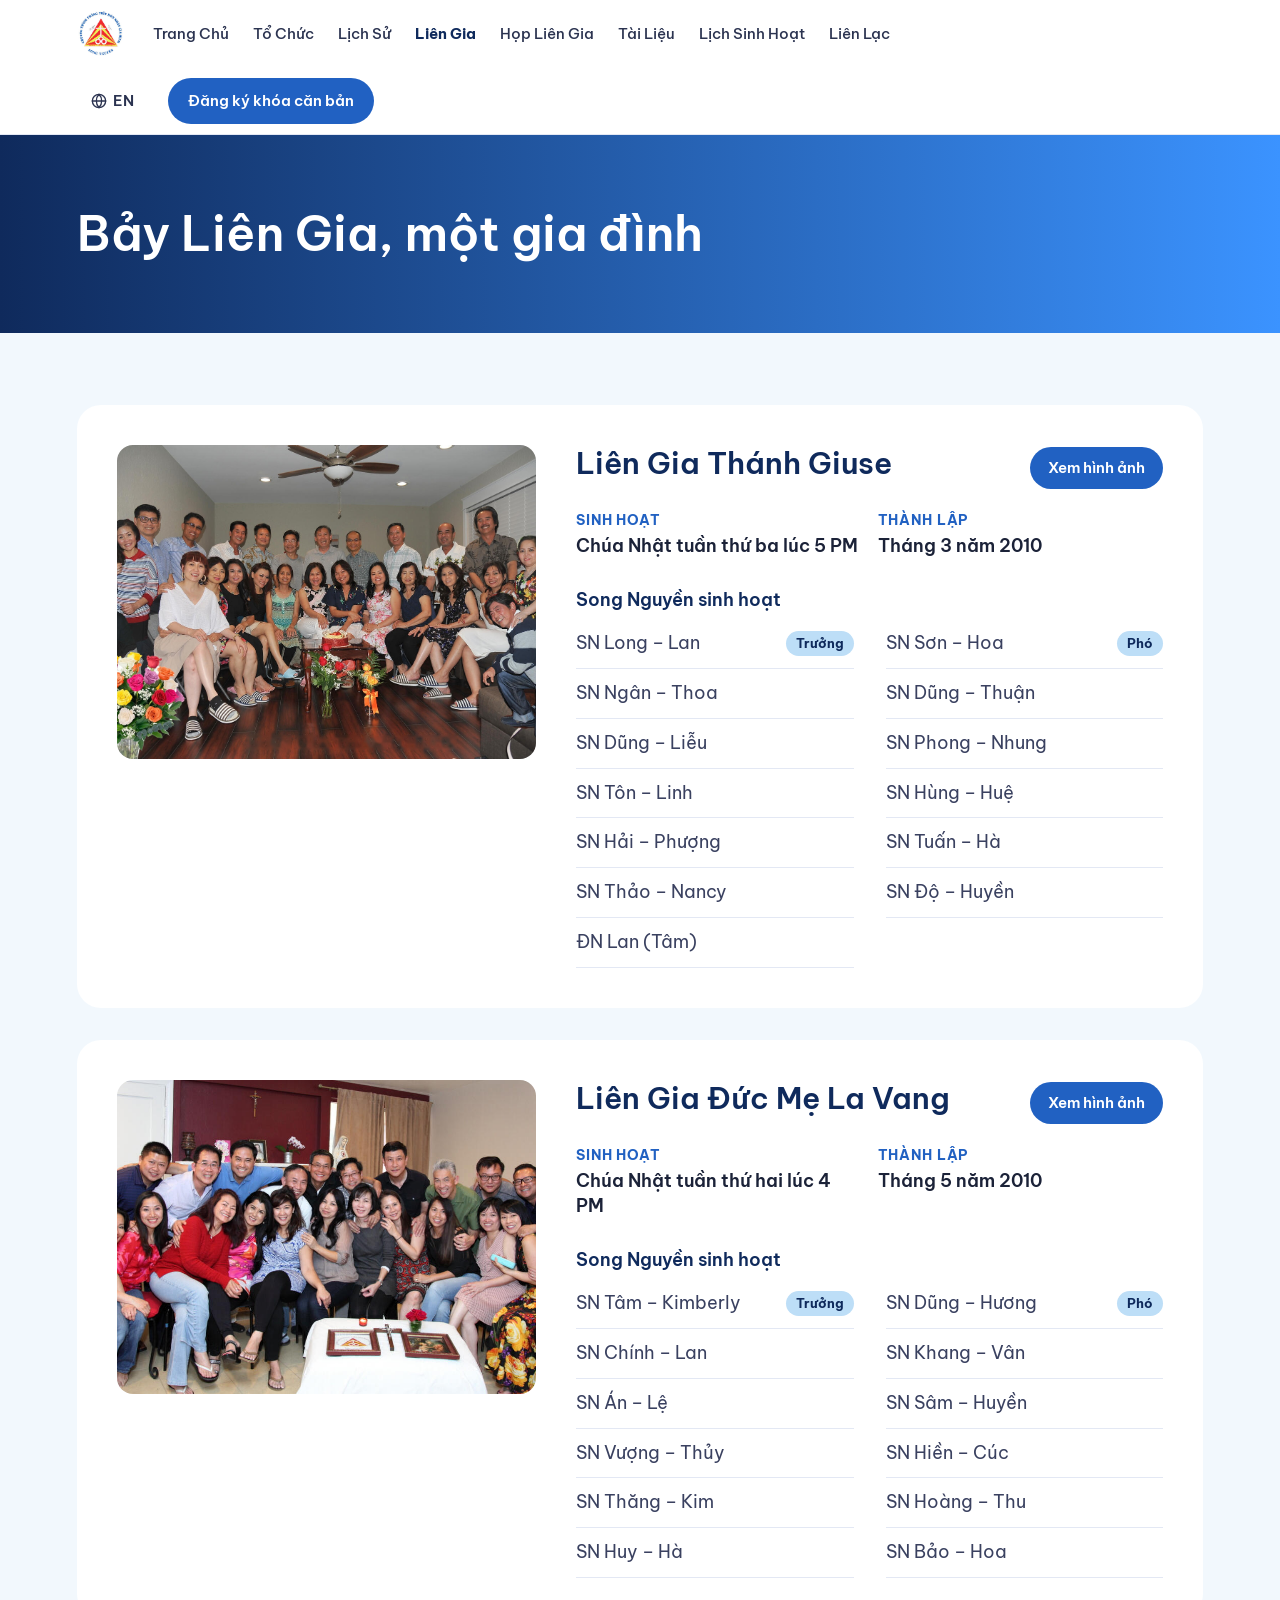
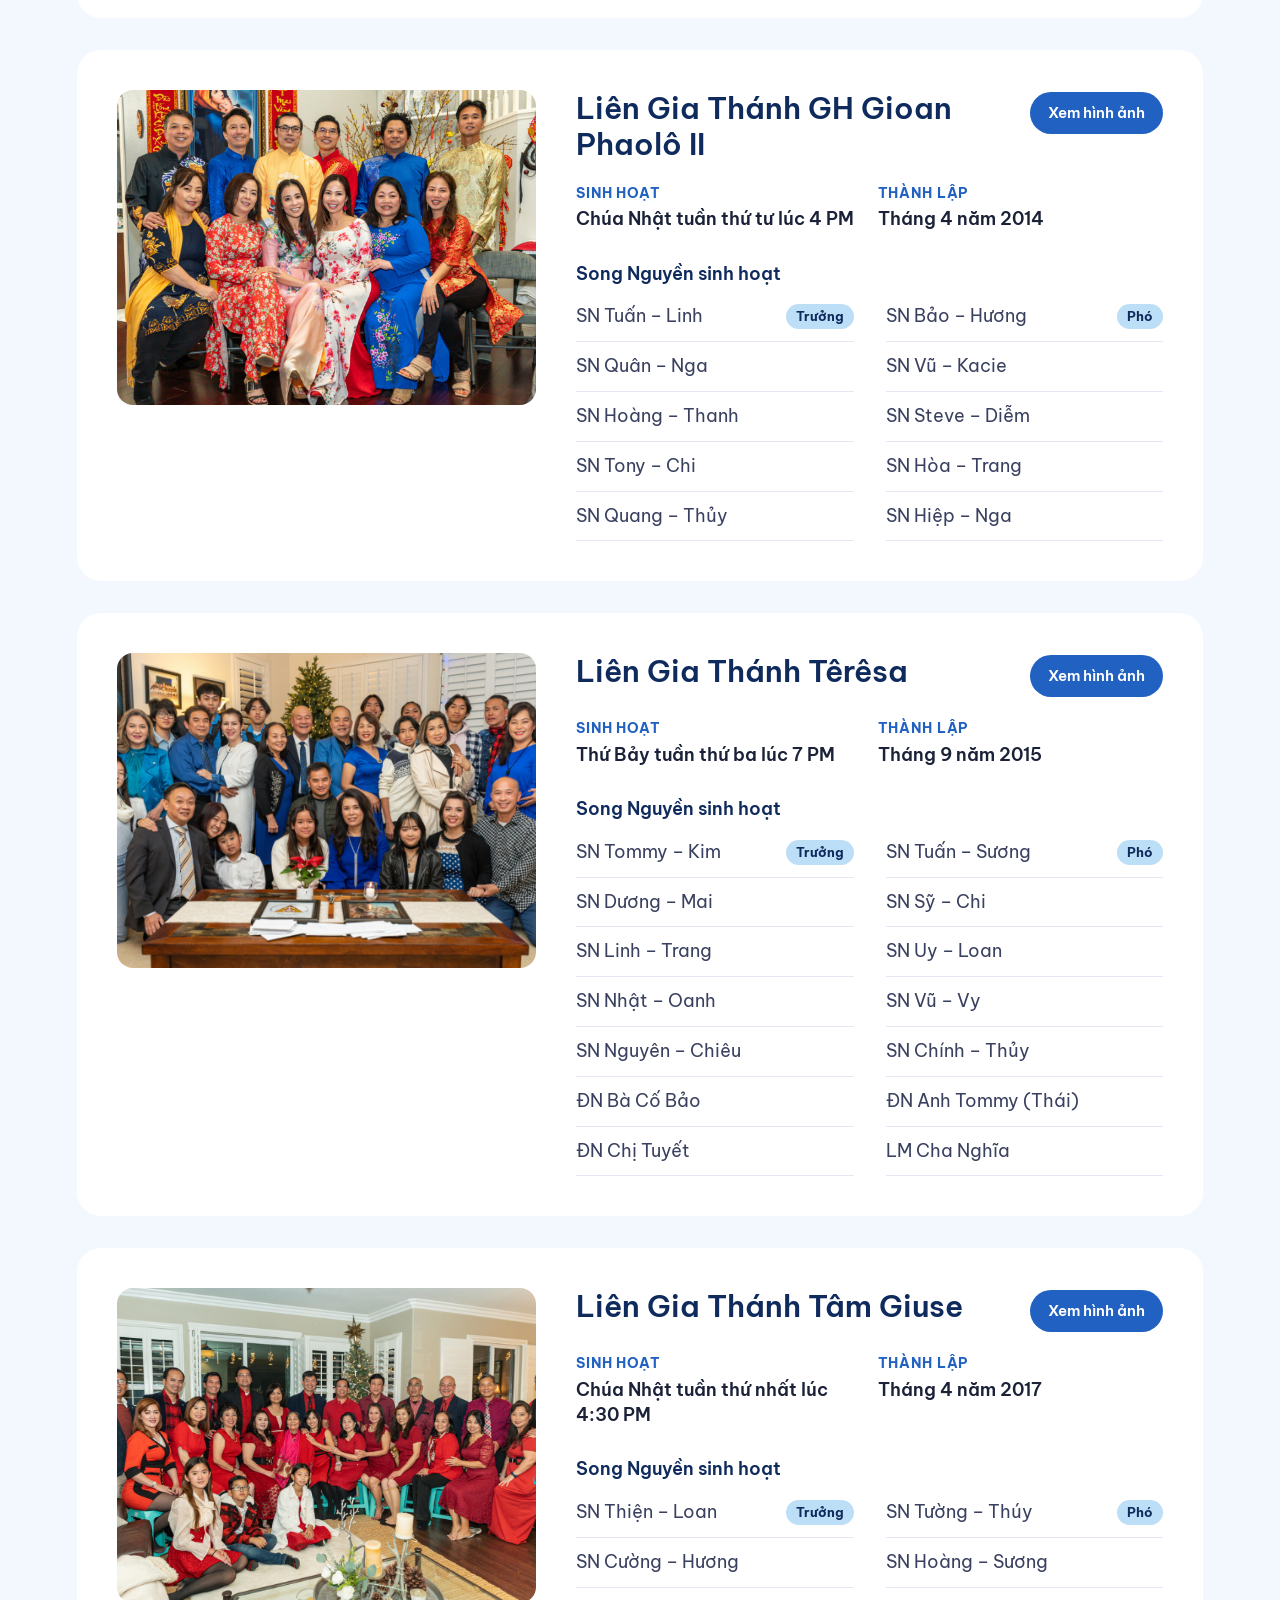
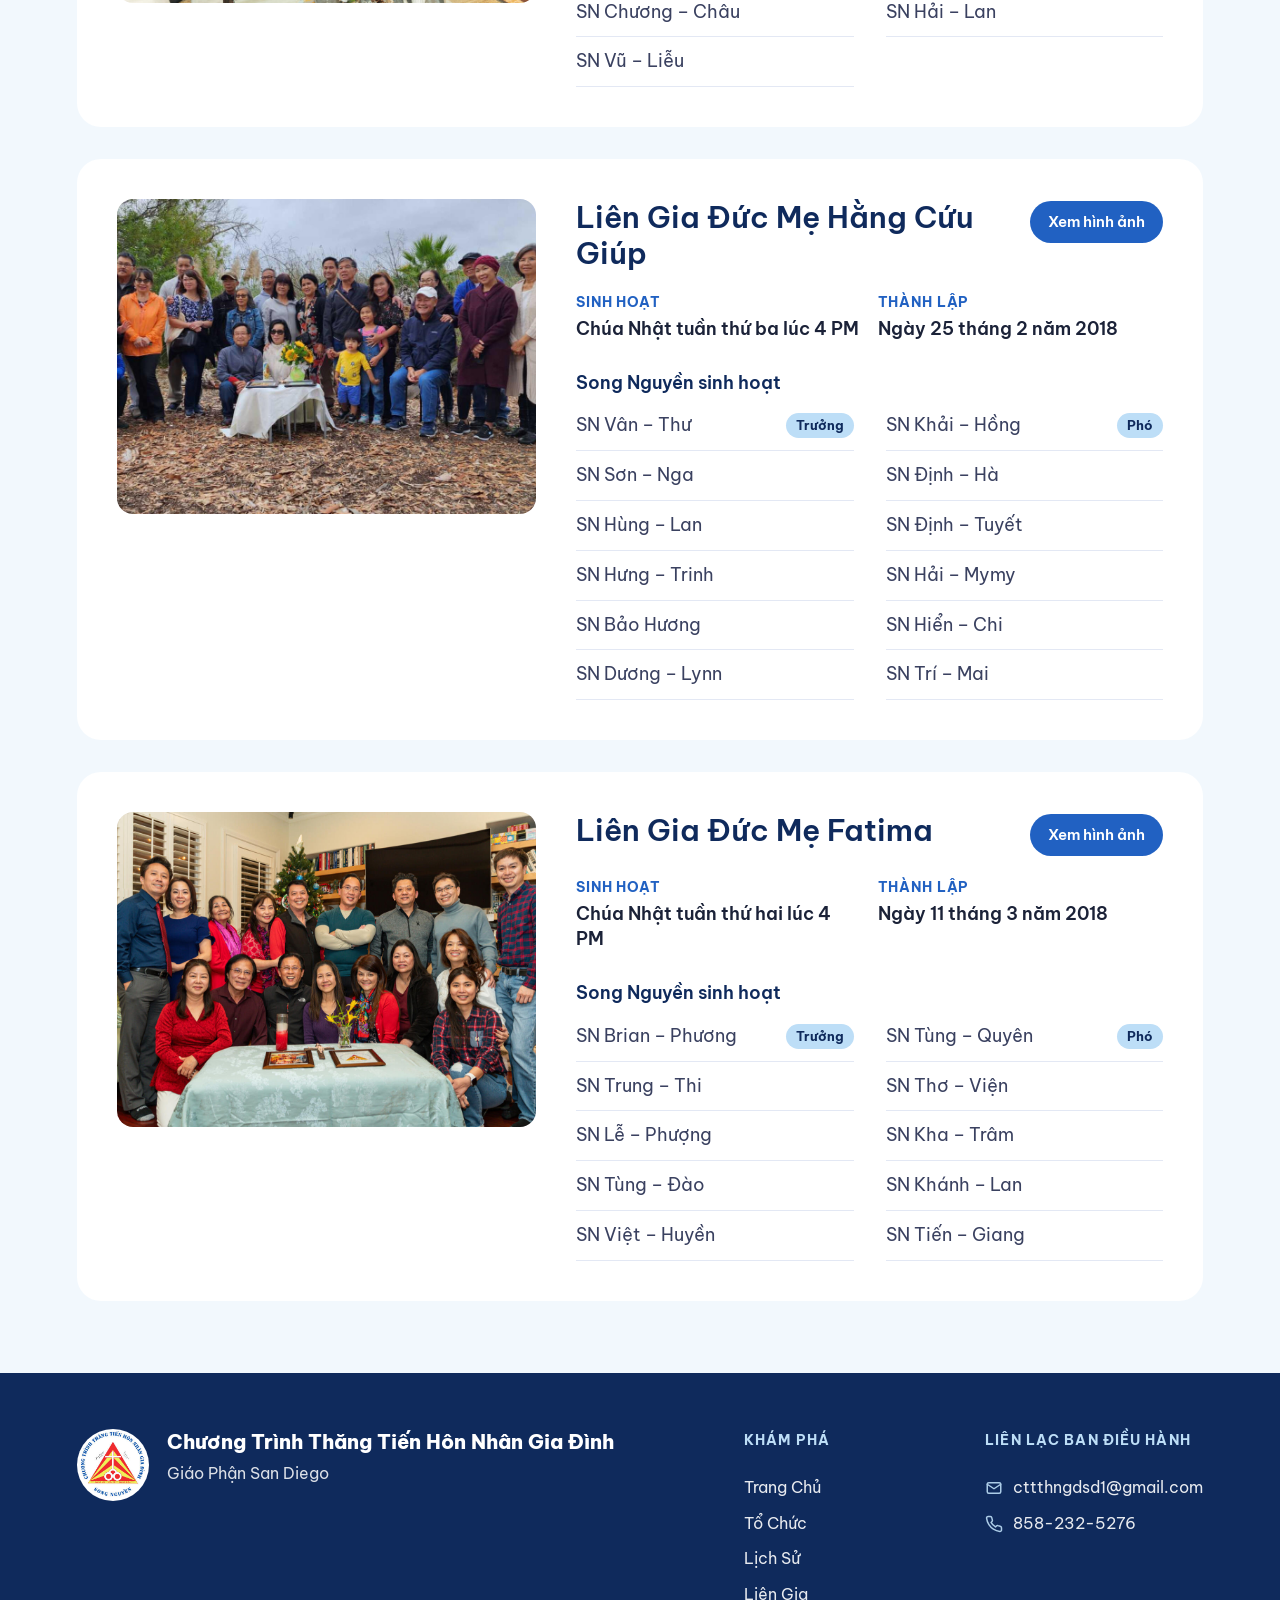
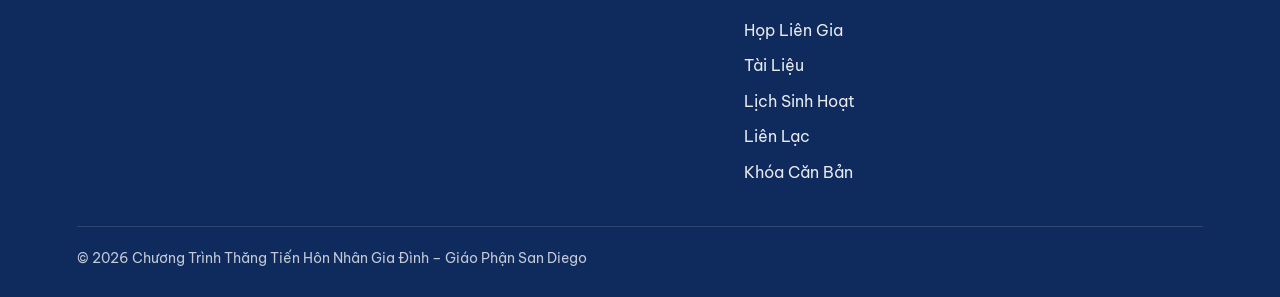
<file: liengia.html>
<!doctype html>
<html lang="vi">
<head>
<meta charset="utf-8">
<meta name="viewport" content="width=device-width,initial-scale=1">
<title>Liên Gia · CTTTHNGĐ San Diego</title>
<meta name="description" content="Bảy Liên Gia của Chương Trình tại San Diego: ngày sinh hoạt, năm thành lập và các Song Nguyền.">
<meta property="og:type" content="website">
<meta property="og:site_name" content="CTTTHNGĐ San Diego">
<meta property="og:locale" content="vi_VN">
<meta property="og:title" content="Liên Gia · CTTTHNGĐ San Diego">
<meta property="og:description" content="Bảy Liên Gia của Chương Trình tại San Diego: ngày sinh hoạt, năm thành lập và các Song Nguyền.">
<meta property="og:url" content="https://khoacanbansd.org/liengia.html">
<meta property="og:image" content="https://khoacanbansd.org/assets/og-image.jpg">
<meta property="og:image:width" content="1200">
<meta property="og:image:height" content="630">
<meta property="og:image:alt" content="Chương Trình Thăng Tiến Hôn Nhân Gia Đình – Giáo Phận San Diego">
<meta name="twitter:card" content="summary_large_image">
<link rel="stylesheet" href="./tokens.css">
<link rel="icon" type="image/png" href="./assets/logo.png">
<script src="./vendor/react.js"></script>
<script src="./vendor/react-dom.js"></script>
<script src="./support.js"></script>
<script src="./lang-toggle.js"></script>
<script src="./nav-toggle.js"></script>
<script src="./email-copy.js"></script>
</head>
<body>
<x-dc>
<helmet>
<link rel="stylesheet" href="https://fonts.googleapis.com/css2?family=Be+Vietnam+Pro:wght@400;500;600;700;800&amp;family=Lora:ital,wght@1,500&amp;display=swap">
<style>
body{margin:0}
a{color:inherit;text-decoration:none}
.nav a:hover{color:var(--blue-bright)}
.btn:hover{filter:brightness(1.08)}
.lang{display:inline-flex;align-items:center;gap:6px;padding:8px 14px;border:0;border-radius:999px;background:transparent;color:var(--text-nav);font:inherit;font-size:15px;font-weight:600;cursor:pointer;transition:background .15s}
.lang:hover{background:var(--line)}
.lang:focus-visible{outline:2px solid var(--blue-bright);outline-offset:2px}
.lang-en,[data-lang="en"] .lang-vi{display:none}
[data-lang="en"] .lang-en{display:inline}
.nav-lang{display:none}
.nav-toggle{display:none;align-items:center;justify-content:center;width:40px;height:40px;padding:0;border:0;border-radius:10px;background:transparent;color:var(--text-nav);cursor:pointer}
.nav-toggle:focus-visible{outline:2px solid var(--blue-bright);outline-offset:2px}
.grid{display:grid;gap:24px;grid-template-columns:repeat(auto-fit,minmax(260px,1fr))}
.lg-photo{display:block;background:linear-gradient(160deg,var(--page),var(--blue-tint));border-radius:16px;overflow:hidden}
.lg-img{display:block;width:100%;aspect-ratio:4/3;object-fit:cover} /* same 4:3 frame as the home page strip */
.lg-detail:first-child{margin-top:0}
.lg-detail{display:grid;grid-template-columns:minmax(0,5fr) minmax(0,7fr);gap:40px;align-items:start;margin-top:32px;background:#fff;border-radius:24px;padding:40px;scroll-margin-top:24px}
.lg-facts{display:grid;grid-template-columns:repeat(2,minmax(0,1fr));gap:16px;margin:0}
.lg-facts dt{font-size:14px;font-weight:700;letter-spacing:.06em;text-transform:uppercase;color:var(--blue-bright)}
.lg-facts dd{margin:2px 0 0;font-weight:600;line-height:1.4;color:var(--text)}
.lg-members{list-style:none;margin:0;padding:0;display:grid;gap:0 32px;grid-template-columns:repeat(auto-fill,minmax(min(220px,100%),1fr))}
.lg-members li{display:flex;align-items:center;justify-content:space-between;gap:8px;padding:10px 0;border-bottom:1px solid var(--line);color:var(--text-body)}
.lg-badge{flex:none;padding:2px 10px;border-radius:999px;background:var(--blue-tint);color:var(--blue);font-size:13px;font-weight:700}
.lg-head{display:flex;align-items:flex-start;justify-content:space-between;gap:12px 24px;margin-bottom:20px}
.lg-head h2{flex:1;min-width:0}
.lg-album{flex:none;margin-top:2px;padding:9px 18px;border-radius:999px;background:var(--blue-bright);color:#fff;font-size:15px;font-weight:600}
.lg-album svg{width:15px;height:15px;fill:none;stroke:currentColor;stroke-width:2;stroke-linecap:round;stroke-linejoin:round}
@media (max-width:1180px){.navbar{gap:0 8px !important}.brandnav{display:contents !important}.navactions{gap:4px !important}.navactions>.lang{display:none}.navactions .btn{padding:9px 14px !important;font-size:14px !important}.nav-toggle{display:inline-flex}.nav{display:none !important;order:3;width:100%;flex-direction:column;gap:0 !important;margin-top:10px;border-top:1px solid var(--line);padding-top:4px;font-size:17px !important}[data-nav="open"] .nav{display:flex !important}.nav a{padding:12px 0}.nav-lang{display:inline-flex;align-self:flex-start;padding:12px 0;font-size:17px}.nav-lang:hover{background:transparent}[data-nav="open"] .nav-toggle .bars,.nav-toggle .close{display:none}[data-nav="open"] .nav-toggle .close{display:block}}
@media (max-width:760px){.lg-detail{grid-template-columns:1fr;gap:24px;padding:28px 22px}}
@media (max-width:640px){.hero h1{font-size:34px !important}.lg-head{flex-direction:column}}
</style>
</helmet>
<div style="width:100%;font-family:var(--font-body);font-size:18px;color:var(--text);background:var(--page);line-height:1.6">

<header class="site-header" style="background:#fff;border-bottom:1px solid var(--line);padding:0 6vw">
<div class="navbar" style="max-width:1200px;margin:0 auto;display:flex;align-items:center;justify-content:space-between;gap:20px;flex-wrap:wrap;padding:10px 0">
<div class="brandnav" style="display:flex;align-items:center;gap:28px;flex-wrap:wrap">
<a href="index.html"><img src="./assets/logo.png" alt="Logo CTTTHNGĐ" style="width:48px;height:48px;border-radius:50%;display:block"></a>
<nav class="nav" style="display:flex;gap:24px;font-size:15px;font-weight:500;color:var(--text-nav)"><a href="index.html">Trang Chủ</a><a href="about.html">Tổ Chức</a><a href="lichsu.html">Lịch Sử</a><a href="liengia.html" style="color:var(--blue);font-weight:700">Liên Gia</a><a href="detaihopliengia.html">Họp Liên Gia</a><a href="tailieu.html">Tài Liệu</a><a href="lichsinhhoat.html">Lịch Sinh Hoạt</a><a href="lienlac.html">Liên Lạc</a><button class="lang nav-lang" type="button" aria-label="Đổi ngôn ngữ / Change language"><svg width="16" height="16" viewBox="0 0 24 24" fill="none" stroke="currentColor" stroke-width="2" stroke-linecap="round" stroke-linejoin="round" aria-hidden="true"><circle cx="12" cy="12" r="10"/><path d="M2 12h20M12 2c3 3 4 6.5 4 10s-1 7-4 10c-3-3-4-6.5-4-10s1-7 4-10z"/></svg><span class="lang-vi">EN</span><span class="lang-en">VI</span></button></nav>
</div>
<div class="navactions" style="display:flex;align-items:center;gap:20px"><button class="lang" type="button" aria-label="Đổi ngôn ngữ / Change language"><svg width="16" height="16" viewBox="0 0 24 24" fill="none" stroke="currentColor" stroke-width="2" stroke-linecap="round" stroke-linejoin="round" aria-hidden="true"><circle cx="12" cy="12" r="10"/><path d="M2 12h20M12 2c3 3 4 6.5 4 10s-1 7-4 10c-3-3-4-6.5-4-10s1-7 4-10z"/></svg><span class="lang-vi">EN</span><span class="lang-en">VI</span></button><a class="btn" href="khoacanban.html" style="background:var(--blue-bright);color:#fff;padding:11px 20px;border-radius:999px;font-weight:600;font-size:15px">Đăng ký khóa căn bản</a><button class="nav-toggle" type="button" aria-label="Menu" aria-expanded="false"><svg width="24" height="24" viewBox="0 0 24 24" fill="none" stroke="currentColor" stroke-width="2" stroke-linecap="round" aria-hidden="true"><path class="bars" d="M4 7h16M4 12h16M4 17h16"/><path class="close" d="M6 6l12 12M18 6L6 18"/></svg></button></div>
</div>
</header>
<div class="hero">
<div id="home" style="background:linear-gradient(90deg,var(--blue),var(--blue-light));color:#fff;padding:72px 6vw">
<div style="max-width:1200px;margin:0 auto">
<h1 style="margin:0;font-size:48px;line-height:1.12;font-weight:600">Bảy Liên Gia, một gia đình</h1>
</div>
</div>
</div>

<section class="section" id="chitiet" style="max-width:1200px;margin:0 auto">
<article id="thanh-giuse" class="lg-detail">
<div class="lg-photo"><img class="lg-img" src="./assets/liengia/thanh-giuse.jpg" alt="Ảnh Liên Gia Thánh Giuse" loading="lazy"></div>
<div>
<div class="lg-head"><h2 style="margin:0;font-size:30px;line-height:1.2">Liên Gia Thánh Giuse</h2><a class="btn lg-album" href="https://photos.app.goo.gl/gJ67iJKoEyLvdUiU8" target="_blank" rel="noopener">Xem hình ảnh</a></div>
<dl class="lg-facts">
<div><dt>Sinh hoạt</dt><dd>Chúa Nhật tuần thứ ba lúc 5 PM</dd></div>
<div><dt>Thành lập</dt><dd>Tháng 3 năm 2010</dd></div>
</dl>
<h3 style="margin:28px 0 4px;font-size:18px">Song Nguyền sinh hoạt</h3>
<ul class="lg-members"><li><span>SN Long – Lan</span><span class="lg-badge">Trưởng</span></li><li><span>SN Sơn – Hoa</span><span class="lg-badge">Phó</span></li><li><span>SN Ngân – Thoa</span></li><li><span>SN Dũng – Thuận</span></li><li><span>SN Dũng – Liễu</span></li><li><span>SN Phong – Nhung</span></li><li><span>SN Tôn – Linh</span></li><li><span>SN Hùng – Huệ</span></li><li><span>SN Hải – Phượng</span></li><li><span>SN Tuấn – Hà</span></li><li><span>SN Thảo – Nancy</span></li><li><span>SN Độ – Huyền</span></li><li><span>ĐN Lan (Tâm)</span></li></ul>
</div>
</article>
<article id="duc-me-la-vang" class="lg-detail">
<div class="lg-photo"><img class="lg-img" src="./assets/liengia/duc-me-la-vang.jpg" alt="Ảnh Liên Gia Đức Mẹ La Vang" loading="lazy"></div>
<div>
<div class="lg-head"><h2 style="margin:0;font-size:30px;line-height:1.2">Liên Gia Đức Mẹ La Vang</h2><a class="btn lg-album" href="https://photos.app.goo.gl/QEoz9844meetfo896" target="_blank" rel="noopener">Xem hình ảnh</a></div>
<dl class="lg-facts">
<div><dt>Sinh hoạt</dt><dd>Chúa Nhật tuần thứ hai lúc 4 PM</dd></div>
<div><dt>Thành lập</dt><dd>Tháng 5 năm 2010</dd></div>
</dl>
<h3 style="margin:28px 0 4px;font-size:18px">Song Nguyền sinh hoạt</h3>
<ul class="lg-members"><li><span>SN Tâm – Kimberly</span><span class="lg-badge">Trưởng</span></li><li><span>SN Dũng – Hương</span><span class="lg-badge">Phó</span></li><li><span>SN Chính – Lan</span></li><li><span>SN Khang – Vân</span></li><li><span>SN Án – Lệ</span></li><li><span>SN Sâm – Huyền</span></li><li><span>SN Vượng – Thủy</span></li><li><span>SN Hiền – Cúc</span></li><li><span>SN Thăng – Kim</span></li><li><span>SN Hoàng – Thu</span></li><li><span>SN Huy – Hà</span></li><li><span>SN Bảo – Hoa</span></li></ul>
</div>
</article>
<article id="thanh-gh-gioan-phaolo" class="lg-detail">
<div class="lg-photo"><img class="lg-img" src="./assets/liengia/thanh-gh-gioan-phaolo.jpg" alt="Ảnh Liên Gia Thánh GH Gioan Phaolô II" loading="lazy"></div>
<div>
<div class="lg-head"><h2 style="margin:0;font-size:30px;line-height:1.2">Liên Gia Thánh GH Gioan Phaolô II</h2><a class="btn lg-album" href="https://photos.app.goo.gl/CMs5yneNQ9wQntN46" target="_blank" rel="noopener">Xem hình ảnh</a></div>
<dl class="lg-facts">
<div><dt>Sinh hoạt</dt><dd>Chúa Nhật tuần thứ tư lúc 4 PM</dd></div>
<div><dt>Thành lập</dt><dd>Tháng 4 năm 2014</dd></div>
</dl>
<h3 style="margin:28px 0 4px;font-size:18px">Song Nguyền sinh hoạt</h3>
<ul class="lg-members"><li><span>SN Tuấn – Linh</span><span class="lg-badge">Trưởng</span></li><li><span>SN Bảo – Hương</span><span class="lg-badge">Phó</span></li><li><span>SN Quân – Nga</span></li><li><span>SN Vũ – Kacie</span></li><li><span>SN Hoàng – Thanh</span></li><li><span>SN Steve – Diễm</span></li><li><span>SN Tony – Chi</span></li><li><span>SN Hòa – Trang</span></li><li><span>SN Quang – Thủy</span></li><li><span>SN Hiệp – Nga</span></li></ul>
</div>
</article>
<article id="thanh-teresa" class="lg-detail">
<div class="lg-photo"><img class="lg-img" src="./assets/liengia/thanh-teresa.jpg" alt="Ảnh Liên Gia Thánh Têrêsa" loading="lazy"></div>
<div>
<div class="lg-head"><h2 style="margin:0;font-size:30px;line-height:1.2">Liên Gia Thánh Têrêsa</h2><a class="btn lg-album" href="https://photos.app.goo.gl/iaeKRgSQgkrQsRHx6" target="_blank" rel="noopener">Xem hình ảnh</a></div>
<dl class="lg-facts">
<div><dt>Sinh hoạt</dt><dd>Thứ Bảy tuần thứ ba lúc 7 PM</dd></div>
<div><dt>Thành lập</dt><dd>Tháng 9 năm 2015</dd></div>
</dl>
<h3 style="margin:28px 0 4px;font-size:18px">Song Nguyền sinh hoạt</h3>
<ul class="lg-members"><li><span>SN Tommy – Kim</span><span class="lg-badge">Trưởng</span></li><li><span>SN Tuấn – Sương</span><span class="lg-badge">Phó</span></li><li><span>SN Dương – Mai</span></li><li><span>SN Sỹ – Chi</span></li><li><span>SN Linh – Trang</span></li><li><span>SN Uy – Loan</span></li><li><span>SN Nhật – Oanh</span></li><li><span>SN Vũ – Vy</span></li><li><span>SN Nguyên – Chiêu</span></li><li><span>SN Chính – Thủy</span></li><li><span>ĐN Bà Cố Bảo</span></li><li><span>ĐN Anh Tommy (Thái)</span></li><li><span>ĐN Chị Tuyết</span></li><li><span>LM Cha Nghĩa</span></li></ul>
</div>
</article>
<article id="thanh-tam-giuse" class="lg-detail">
<div class="lg-photo"><img class="lg-img" src="./assets/liengia/thanh-tam-giuse.jpg" alt="Ảnh Liên Gia Thánh Tâm Giuse" loading="lazy"></div>
<div>
<div class="lg-head"><h2 style="margin:0;font-size:30px;line-height:1.2">Liên Gia Thánh Tâm Giuse</h2><a class="btn lg-album" href="https://photos.app.goo.gl/V4zjV2Cy93pNqT1R7" target="_blank" rel="noopener">Xem hình ảnh</a></div>
<dl class="lg-facts">
<div><dt>Sinh hoạt</dt><dd>Chúa Nhật tuần thứ nhất lúc 4:30 PM</dd></div>
<div><dt>Thành lập</dt><dd>Tháng 4 năm 2017</dd></div>
</dl>
<h3 style="margin:28px 0 4px;font-size:18px">Song Nguyền sinh hoạt</h3>
<ul class="lg-members"><li><span>SN Thiện – Loan</span><span class="lg-badge">Trưởng</span></li><li><span>SN Tường – Thúy</span><span class="lg-badge">Phó</span></li><li><span>SN Cường – Hương</span></li><li><span>SN Hoàng – Sương</span></li><li><span>SN Chương – Châu</span></li><li><span>SN Hải – Lan</span></li><li><span>SN Vũ – Liễu</span></li></ul>
</div>
</article>
<article id="duc-me-hang-cuu-giup" class="lg-detail">
<div class="lg-photo"><img class="lg-img" src="./assets/liengia/duc-me-hang-cuu-giup.jpg" alt="Ảnh Liên Gia Đức Mẹ Hằng Cứu Giúp" loading="lazy"></div>
<div>
<div class="lg-head"><h2 style="margin:0;font-size:30px;line-height:1.2">Liên Gia Đức Mẹ Hằng Cứu Giúp</h2><a class="btn lg-album" href="https://photos.app.goo.gl/Z2zh9PKu4GkVgB7o8" target="_blank" rel="noopener">Xem hình ảnh</a></div>
<dl class="lg-facts">
<div><dt>Sinh hoạt</dt><dd>Chúa Nhật tuần thứ ba lúc 4 PM</dd></div>
<div><dt>Thành lập</dt><dd>Ngày 25 tháng 2 năm 2018</dd></div>
</dl>
<h3 style="margin:28px 0 4px;font-size:18px">Song Nguyền sinh hoạt</h3>
<ul class="lg-members"><li><span>SN Vân – Thư</span><span class="lg-badge">Trưởng</span></li><li><span>SN Khải – Hồng</span><span class="lg-badge">Phó</span></li><li><span>SN Sơn – Nga</span></li><li><span>SN Định – Hà</span></li><li><span>SN Hùng – Lan</span></li><li><span>SN Định – Tuyết</span></li><li><span>SN Hưng – Trinh</span></li><li><span>SN Hải – Mymy</span></li><li><span>SN Bảo Hương</span></li><li><span>SN Hiển – Chi</span></li><li><span>SN Dương – Lynn</span></li><li><span>SN Trí – Mai</span></li></ul>
</div>
</article>
<article id="duc-me-fatima" class="lg-detail">
<div class="lg-photo"><img class="lg-img" src="./assets/liengia/duc-me-fatima.jpg" alt="Ảnh Liên Gia Đức Mẹ Fatima" loading="lazy"></div>
<div>
<div class="lg-head"><h2 style="margin:0;font-size:30px;line-height:1.2">Liên Gia Đức Mẹ Fatima</h2><a class="btn lg-album" href="https://photos.app.goo.gl/bbarMvqCnkgETSrr6" target="_blank" rel="noopener">Xem hình ảnh</a></div>
<dl class="lg-facts">
<div><dt>Sinh hoạt</dt><dd>Chúa Nhật tuần thứ hai lúc 4 PM</dd></div>
<div><dt>Thành lập</dt><dd>Ngày 11 tháng 3 năm 2018</dd></div>
</dl>
<h3 style="margin:28px 0 4px;font-size:18px">Song Nguyền sinh hoạt</h3>
<ul class="lg-members"><li><span>SN Brian – Phương</span><span class="lg-badge">Trưởng</span></li><li><span>SN Tùng – Quyên</span><span class="lg-badge">Phó</span></li><li><span>SN Trung – Thi</span></li><li><span>SN Thơ – Viện</span></li><li><span>SN Lễ – Phượng</span></li><li><span>SN Kha – Trâm</span></li><li><span>SN Tùng – Đào</span></li><li><span>SN Khánh – Lan</span></li><li><span>SN Việt – Huyền</span></li><li><span>SN Tiến – Giang</span></li></ul>
</div>
</article>
</section>

<footer id="lienlac" class="footer">
<div class="footer-inner">
<div class="footer-brand">
<a href="index.html"><img src="./assets/logo.png" alt="Logo CTTTHNGĐ"></a>
<div><div class="footer-name">Chương Trình Thăng Tiến Hôn Nhân Gia Đình</div><div class="footer-sub">Giáo Phận San Diego</div></div>
</div>
<nav class="footer-col" aria-label="Liên kết cuối trang"><div class="footer-h">Khám Phá</div><a href="index.html">Trang Chủ</a><a href="about.html">Tổ Chức</a><a href="lichsu.html">Lịch Sử</a><a href="liengia.html">Liên Gia</a><a href="detaihopliengia.html">Họp Liên Gia</a><a href="tailieu.html">Tài Liệu</a><a href="lichsinhhoat.html">Lịch Sinh Hoạt</a><a href="lienlac.html">Liên Lạc</a><a href="khoacanban.html">Khóa Căn Bản</a></nav>
<div class="footer-col"><div class="footer-h">Liên Lạc Ban Điều Hành</div><a class="footer-contact" href="mailto:cttthngdsd1@gmail.com"><svg viewBox="0 0 24 24" aria-hidden="true"><rect x="3" y="5" width="18" height="14" rx="2"/><path d="M3 7l9 6 9-6"/></svg>cttthngdsd1@gmail.com</a><a class="footer-contact" href="tel:+18582325276"><svg viewBox="0 0 24 24" aria-hidden="true"><path d="M22 16.9v3a2 2 0 0 1-2.2 2 19.8 19.8 0 0 1-8.6-3.1 19.5 19.5 0 0 1-6-6A19.8 19.8 0 0 1 2.1 4.2 2 2 0 0 1 4.1 2h3a2 2 0 0 1 2 1.7c.1 1 .4 1.9.7 2.8a2 2 0 0 1-.5 2.1L8 9.9a16 16 0 0 0 6 6l1.3-1.3a2 2 0 0 1 2.1-.4c.9.3 1.8.6 2.8.7a2 2 0 0 1 1.7 2z"/></svg>858-232-5276</a></div>
</div>
<div class="footer-bottom">© 2026 Chương Trình Thăng Tiến Hôn Nhân Gia Đình – Giáo Phận San Diego</div>
</footer>

</div>
</x-dc>
<script type="text/x-dc" data-dc-script data-props='{"$preview":{"width":1360,"height":1800}}'>
// Group photos live at assets/liengia/<id>.jpg (e.g. thanh-giuse.jpg); replace a file to change its photo.
class Component extends DCLogic {
renderVals() { return {}; }
}
</script>
<script>
addEventListener('load',function(){
var id=location.hash.slice(1),tries=0;
if(!id)return;
var t=setInterval(function(){
var el=document.getElementById(id);
if(el||++tries>40)clearInterval(t);
if(el)el.scrollIntoView();
},50);
});
</script>
</body>
</html>
</file>
<file: tokens.css>
/* Design tokens shared by every page. Change a color or font here, not in the markup. */
:root{
  --navy:#0F2A5C;        /* headings and display text */
  --blue:#0F2A5C;        /* brand blue: badges, footer, secondary button text */
  --blue-bright:#2161C2; /* pop color: primary call-to-action buttons, white button borders, eyebrows, icon badges */
  --blue-light:#3B93FF;  /* end of the about hero gradient */
  --blue-tint:#BDDEF7;   /* bottom of the hero sky: icon fills, accents on dark backgrounds */
  --text:#1B2238;        /* default text */
  --text-body:#3A4160;   /* paragraphs */
  --text-muted:#4A5169;  /* captions and secondary details */
  --text-nav:#2B3350;    /* navigation links */
  --page:#F2F8FD;        /* page background, also rows sitting on a white band */
  --page-deep:#E1EDFA;   /* hovered or open rows on a white band */
  --line:#E3E8F4;        /* borders and dividers */
  --line-strong:#7C86A8; /* form field borders */
  --text-placeholder:#6B7390; /* hint text inside form fields */
  --font-display:'Be Vietnam Pro',system-ui,sans-serif; /* headings and big numbers */
  --font-body:'Be Vietnam Pro',system-ui,sans-serif;    /* everything else */
  --font-quote:'Lora',Georgia,serif;                    /* scripture quote only, always italic */
  --section-space:72px;  /* space above and below every section's content */
  --badge:36px;          /* circle holding an icon or number beside a card heading */
  --badge-glyph:20px;    /* the icon inside that circle */
}
h2,h3,h4{color:var(--navy)} /* h1 sits on dark heroes and stays white */
h1,h2,h3,.stat-num,.stat-big{font-family:var(--font-display);font-weight:600}
/* Every page section: same space above and below, sections stack with no gaps */
.section{padding:var(--section-space) 6vw}
.quote{font-family:var(--font-quote);font-weight:500;font-style:italic}
.quote-cite{margin:24px 0 0;font-size:14px;font-weight:600;letter-spacing:.14em;text-transform:uppercase;opacity:.85} /* scripture reference under a .quote */

/* Footer, shared by every page */
.footer{background:var(--blue);color:#fff;padding:56px 6vw 28px}
.footer-inner{max-width:1200px;margin:0 auto;display:grid;grid-template-columns:repeat(3,max-content);justify-content:space-between;gap:40px 64px}
.footer-brand{display:flex;gap:18px;align-items:flex-start}
.footer-brand img{flex:none;width:72px;height:72px;border-radius:50%;background:#fff;display:block}
.footer-name{font-weight:800;font-size:20px;line-height:1.3;white-space:nowrap}
.footer-sub{margin-top:6px;font-size:16px;opacity:.85}
.footer-h{font-size:14px;font-weight:700;letter-spacing:.08em;text-transform:uppercase;color:var(--blue-tint);margin-bottom:14px}
.footer-col{display:flex;flex-direction:column;align-items:flex-start;gap:10px;font-size:16px}
.footer-col a{opacity:.9}
.footer-col a:hover{opacity:1;text-decoration:underline}
.footer-contact{display:inline-flex;align-items:center;gap:10px}
.footer-contact svg{flex:none;width:18px;height:18px;fill:none;stroke:var(--blue-tint);stroke-width:2;stroke-linecap:round;stroke-linejoin:round}
.footer-bottom{max-width:1200px;margin:40px auto 0;padding-top:20px;border-top:1px solid rgba(255,255,255,.18);font-size:14px;opacity:.75}
/* The full name stays on one line: the brand gets its own row, then stacks over the logo on phones */
@media (max-width:1240px){.footer-inner{grid-template-columns:repeat(2,minmax(0,1fr))}.footer-brand{grid-column:1/-1}}
@media (max-width:640px){.footer-inner{grid-template-columns:minmax(0,1fr);gap:32px}.footer-brand{flex-direction:column}.footer-name{font-size:min(20px,3.8vw)}}
.toast{position:fixed;left:50%;bottom:24px;z-index:50;max-width:calc(100% - 32px);padding:12px 20px;border-radius:999px;background:var(--blue);color:#fff;font-size:15px;font-weight:600;box-shadow:0 8px 24px rgba(27,42,78,.2);opacity:0;transform:translate(-50%,8px);transition:opacity .2s,transform .2s;pointer-events:none}
.toast-show{opacity:1;transform:translate(-50%,0)}

/* Document tables on Lịch Sử, Tài Liệu and Đề Tài Họp Liên Gia */
.doc-card{background:#fff;border-radius:24px;padding:48px}
.doc-group{scroll-margin-top:24px}
.doc-group+.doc-group{margin-top:44px}
.doc-group-h{display:flex;align-items:center;gap:12px;margin:0 0 14px;font-size:24px;line-height:1.3}
.doc-table{overflow:hidden;border:1px solid var(--line);border-radius:14px}
.doc-row{display:grid;grid-template-columns:minmax(0,1fr) auto;align-items:center;gap:16px;padding:12px 20px}
.doc-row+.doc-row{border-top:1px solid var(--line)}
.doc-row:nth-child(even){background:var(--page)}
.doc-name{font-weight:600;line-height:1.4;color:var(--navy)}
a.doc-name:hover{color:var(--blue-bright);text-decoration:underline}
.doc-dl{display:inline-flex;align-items:center;gap:8px;padding:8px 16px;border:1.5px solid var(--blue-bright);border-radius:999px;background:#fff;color:var(--blue-bright);font-size:15px;font-weight:600;white-space:nowrap;transition:background .15s,color .15s}
.doc-dl:hover{background:var(--blue-bright);color:#fff}
.doc-dl:focus-visible,a.doc-name:focus-visible{outline:2px solid var(--blue-bright);outline-offset:2px}
.doc-dl svg{flex:none;width:18px;height:18px;fill:none;stroke:currentColor;stroke-width:2;stroke-linecap:round;stroke-linejoin:round}
.doc-soon{font-size:14px;color:var(--text-muted)}
@media (max-width:640px){.doc-card{padding:24px 16px}.doc-row{padding:12px 14px;gap:12px}.doc-dl{padding:8px 12px}.doc-dl-text{display:none}.doc-group-h{font-size:21px}}

/* Header stays pinned while scrolling once the menu collapses to the hamburger */
@media (max-width:1180px){
  .site-header{position:sticky;top:0;z-index:40}
  html{scroll-padding-top:72px} /* in-page links land below the pinned header */
}
</file>
